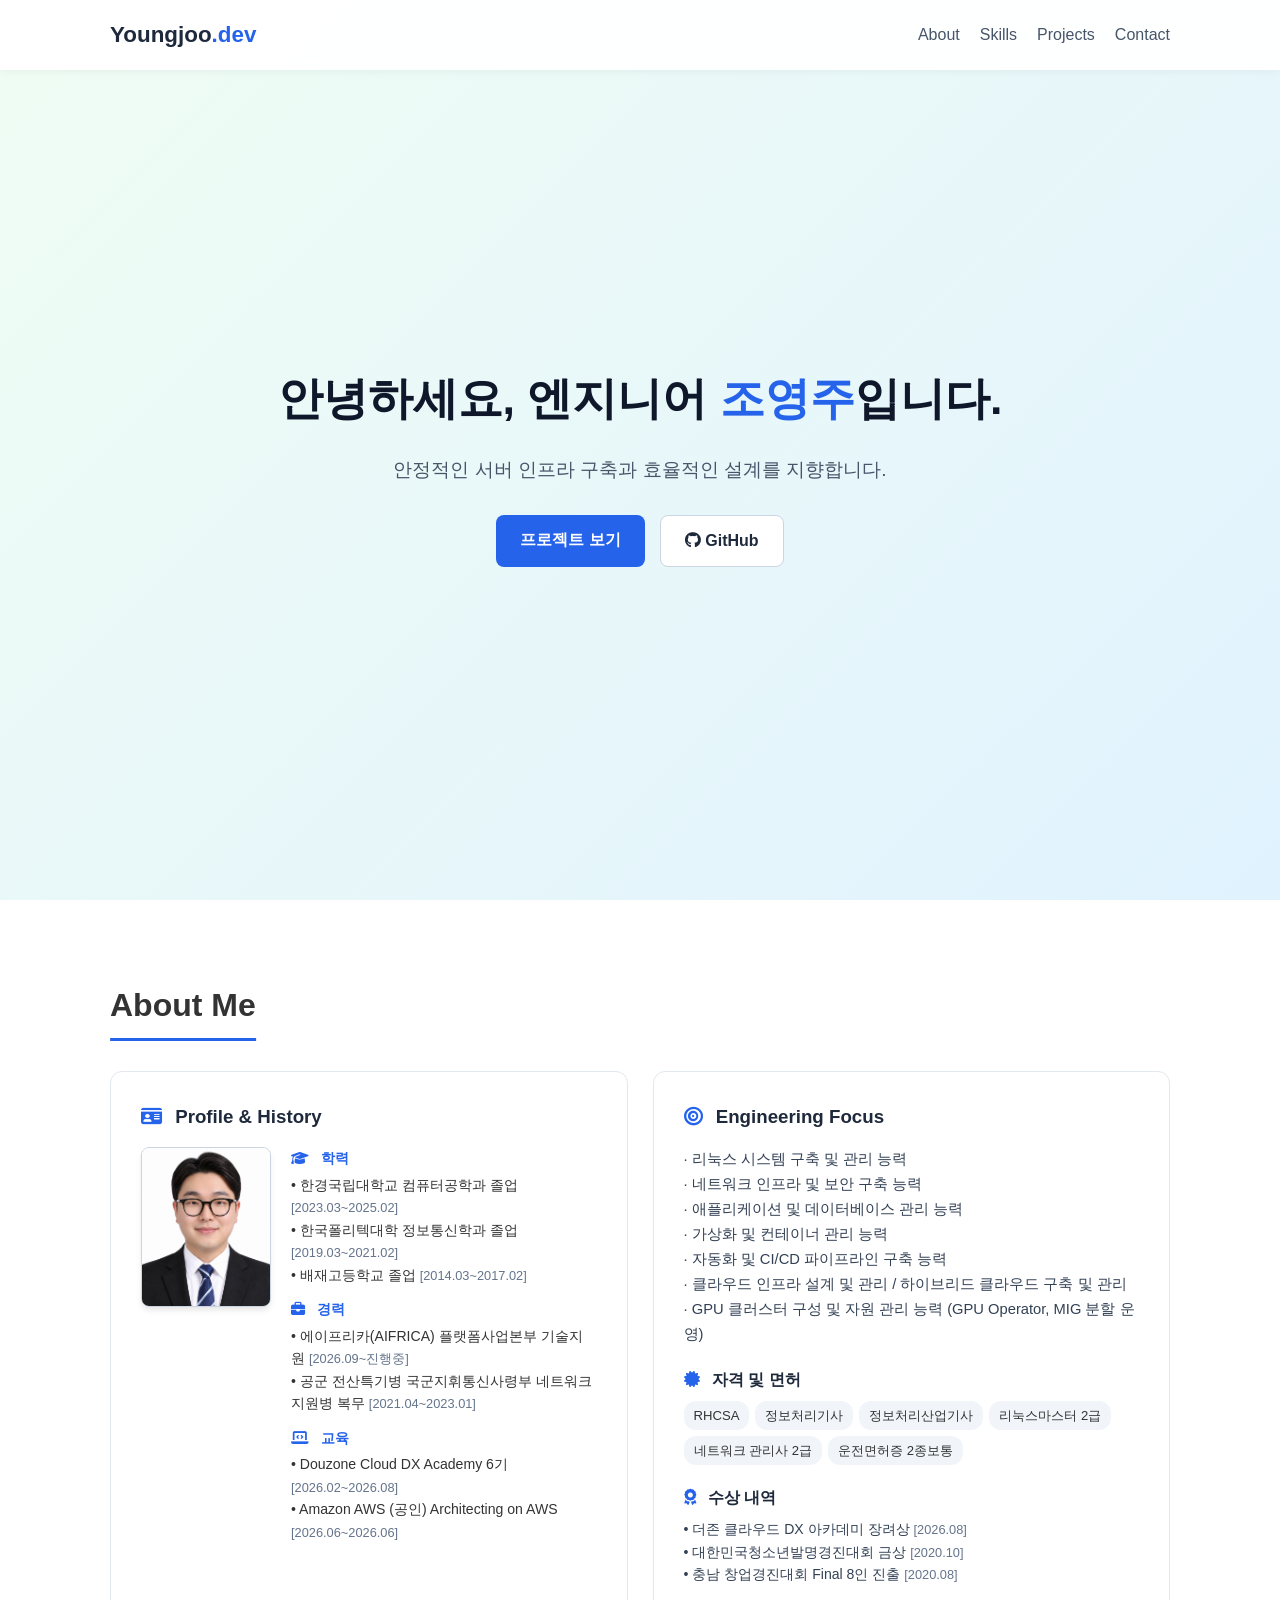
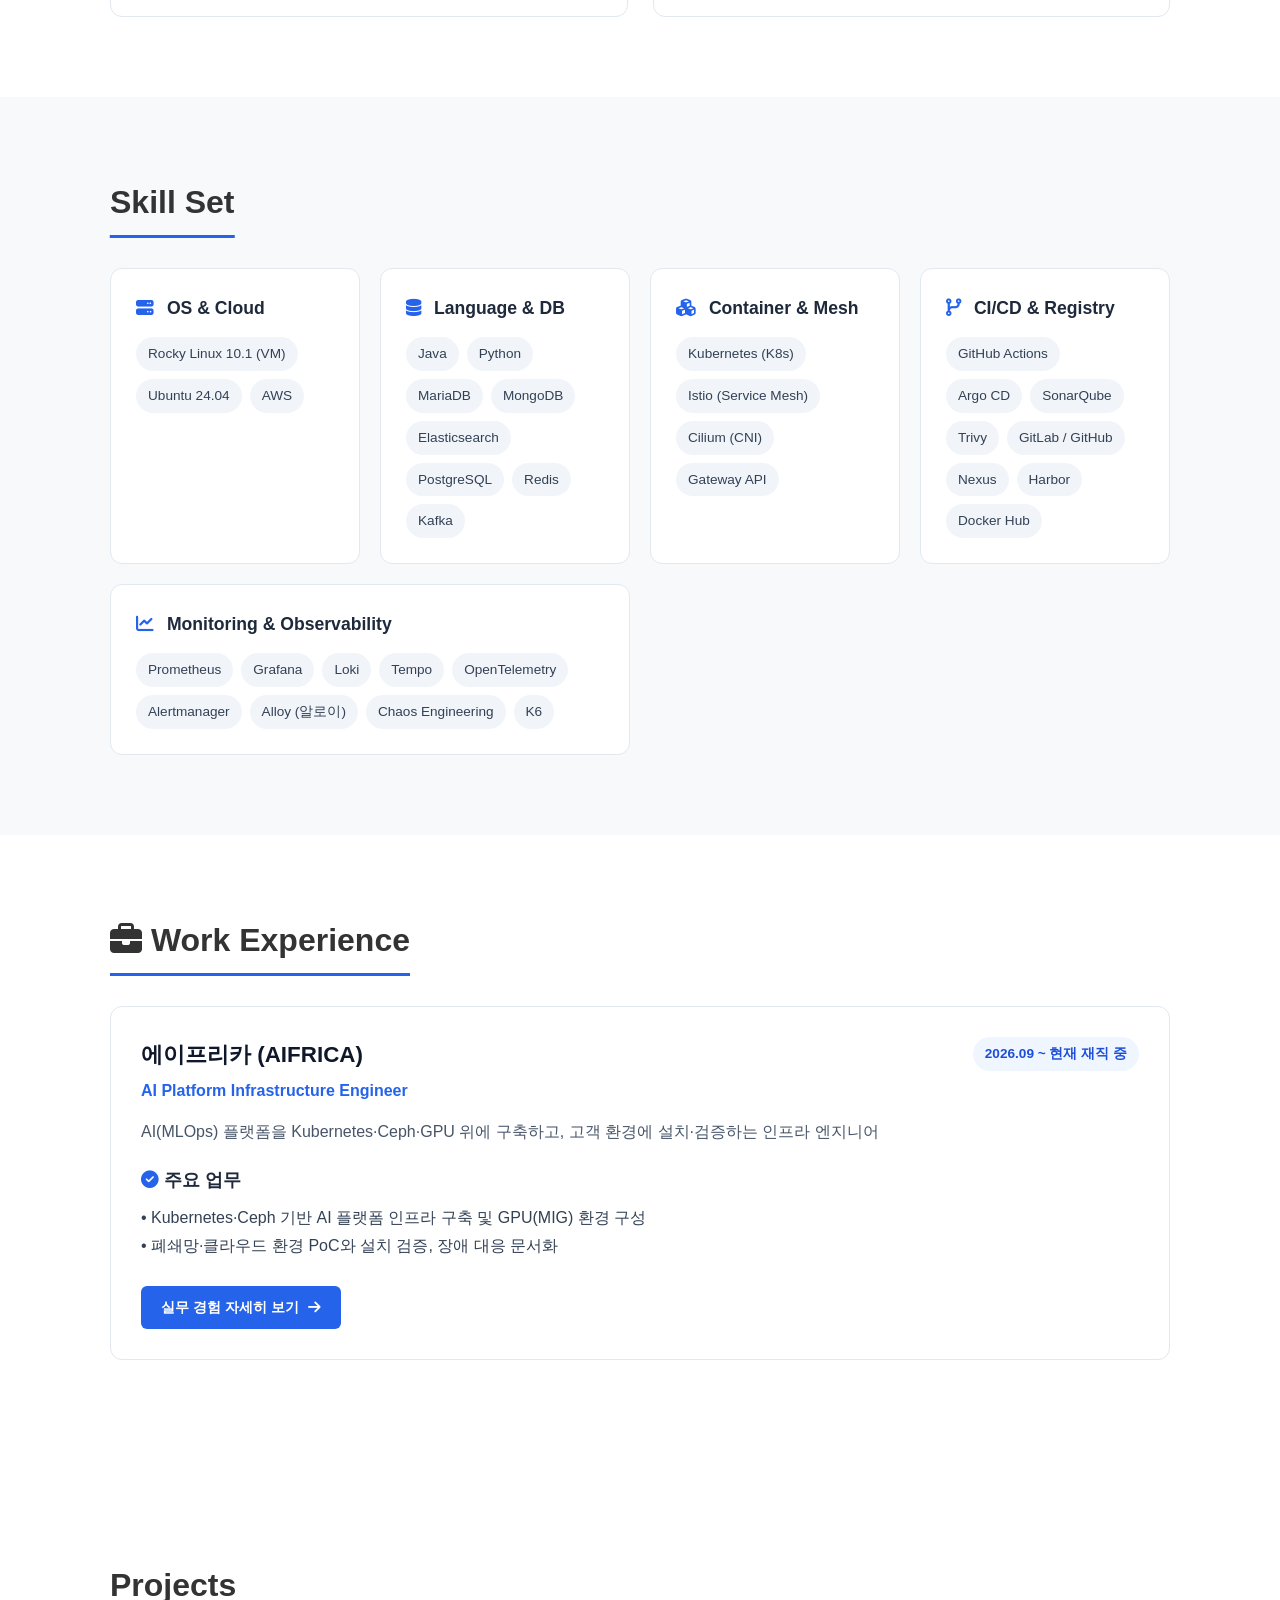
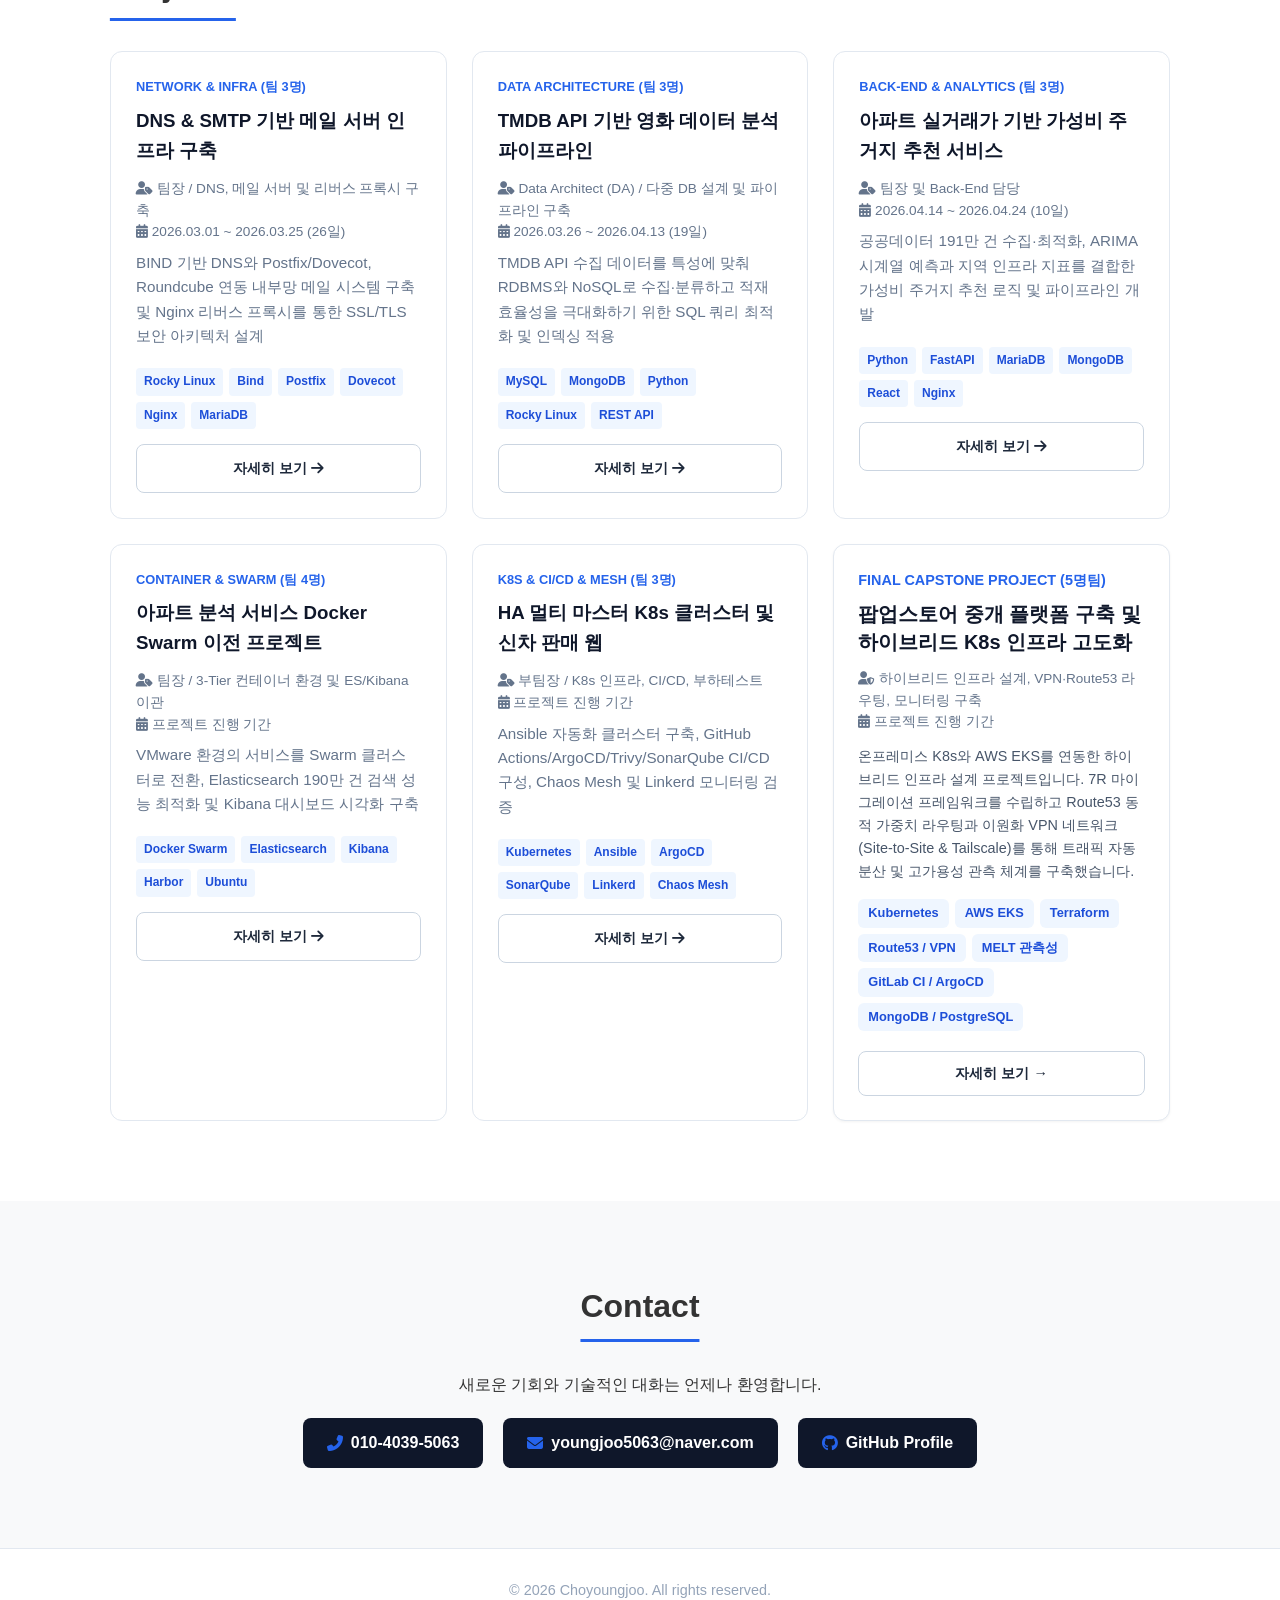
<file: index.html>
<!DOCTYPE html>
<html lang="ko">
<head>
  <meta charset="UTF-8" />
  <meta name="viewport" content="width=device-width, initial-scale=1.0" />
  <title>조영주 Infrastructure Portfolio</title>
  <link rel="stylesheet" href="style.css" />
  <!-- FontAwesome 아이콘 CDN -->
  <link rel="stylesheet" href="https://cdnjs.cloudflare.com/ajax/libs/font-awesome/6.4.0/css/all.min.css" />
</head>
<body>

  <!-- 헤더 & 네비게이션 -->
  <header class="header">
    <div class="container nav-container">
      <a href="#" class="logo">Youngjoo<span>.dev</span></a>
      <nav class="nav">
        <ul>
          <li><a href="#about">About</a></li>
          <li><a href="#skills">Skills</a></li>
          <li><a href="#projects">Projects</a></li>
          <li><a href="#contact">Contact</a></li>
        </ul>
      </nav>
    </div>
  </header>

  <!-- 히어로 섹션 -->
  <section class="hero">
    <div class="container hero-content">
      <h1 class="hero-title">안녕하세요, 엔지니어 <span>조영주</span>입니다.</h1>
      <p class="hero-subtitle">
        안정적인 서버 인프라 구축과 효율적인 설계를 지향합니다.
      </p>
      <div class="hero-buttons">
        <a href="#projects" class="btn primary-btn">프로젝트 보기</a>
        <a href="https://github.com/Choyoungjoo123" target="_blank" class="btn secondary-btn">
          <i class="fab fa-github"></i> GitHub
        </a>
      </div>
    </div>
  </section>

  <!-- About Me (이력 및 소개) -->
  <section id="about" class="section">
    <div class="container">
      <h2 class="section-title">About Me</h2>
      <div class="about-grid">
        
        <!-- 프로필 및 이력 -->
        <div class="about-card">
          <h3><i class="fas fa-id-card"></i> Profile & History</h3>
          <div class="profile-content-wrapper" style="display: flex; gap: 20px; align-items: flex-start;">
            <!-- 프로필 증명사진 -->
            <img src="images/2026_기업용_조영주.jpg" alt="조영주 프로필 사진" class="profile-img" style="width: 130px; height: 160px; object-fit: cover; border-radius: 8px; border: 1px solid #cbd5e1; flex-shrink: 0;">
            
            <div class="history-details" style="display: flex; flex-direction: column; gap: 12px; font-size: 0.88rem; width: 100%;">
              
              <!-- 학력 -->
              <div>
                <strong style="color: #2563eb; display: block; margin-bottom: 4px;"><i class="fas fa-graduation-cap"></i> 학력</strong>
                <ul style="list-style: none; padding-left: 0; margin: 0; line-height: 1.6;">
                  <li>• 한경국립대학교 컴퓨터공학과 졸업 <span style="color: #64748b; font-size: 0.8rem;">[2023.03~2025.02]</span></li>
                  <li>• 한국폴리텍대학 정보통신학과 졸업 <span style="color: #64748b; font-size: 0.8rem;">[2019.03~2021.02]</span></li>
                  <li>• 배재고등학교 졸업 <span style="color: #64748b; font-size: 0.8rem;">[2014.03~2017.02]</span></li>
                </ul>
              </div>

              <!-- 경력 -->
              <div>
                <strong style="color: #2563eb; display: block; margin-bottom: 4px;"><i class="fas fa-briefcase"></i> 경력</strong>
                <ul style="list-style: none; padding-left: 0; margin: 0; line-height: 1.6;">
                  <li>• 에이프리카(AIFRICA) 플랫폼사업본부 기술지원 <span style="color: #64748b; font-size: 0.8rem;">[2026.09~진행중]</span></li>
                  <li>• 공군 전산특기병 국군지휘통신사령부 네트워크지원병 복무 <span style="color: #64748b; font-size: 0.8rem;">[2021.04~2023.01]</span></li>
                </ul>
              </div>

              <!-- 교육 -->
              <div>
                <strong style="color: #2563eb; display: block; margin-bottom: 4px;"><i class="fas fa-laptop-code"></i> 교육</strong>
                <ul style="list-style: none; padding-left: 0; margin: 0; line-height: 1.6;">
                  <li>• Douzone Cloud DX Academy 6기 <span style="color: #64748b; font-size: 0.8rem;">[2026.02~2026.08]</span></li>
                  <li>• Amazon AWS (공인) Architecting on AWS <span style="color: #64748b; font-size: 0.8rem;">[2026.06~2026.06]</span></li>
                </ul>
              </div>

            </div>
          </div>
        </div>

        <!-- 엔지니어링 포커스 / 자격증 / 수상내역 -->
        <div class="about-card" style="display: flex; flex-direction: column; gap: 20px;">
          
          <!-- Engineering Focus -->
          <div>
            <h3><i class="fas fa-bullseye"></i> Engineering Focus</h3>
            <p style="line-height: 1.7; color: #334155; font-size: 0.92rem;">
              · 리눅스 시스템 구축 및 관리 능력<br>
              · 네트워크 인프라 및 보안 구축 능력<br>
              · 애플리케이션 및 데이터베이스 관리 능력<br>
              · 가상화 및 컨테이너 관리 능력<br>
              · 자동화 및 CI/CD 파이프라인 구축 능력<br>
              · 클라우드 인프라 설계 및 관리 / 하이브리드 클라우드 구축 및 관리<br>
              · GPU 클러스터 구성 및 자원 관리 능력 (GPU Operator, MIG 분할 운영)
            </p>
          </div>

          <!-- 자격 및 면허 -->
          <div>
            <h4 style="font-size: 1rem; color: #1e293b; margin-bottom: 8px;"><i class="fas fa-certificate"></i> 자격 및 면허</h4>
            <div style="display: flex; flex-wrap: wrap; gap: 6px;">
              <span class="skill-tag" style="background: #f1f5f9; padding: 4px 10px; border-radius: 12px; font-size: 0.82rem; font-weight: 500;">RHCSA</span>
              <span class="skill-tag" style="background: #f1f5f9; padding: 4px 10px; border-radius: 12px; font-size: 0.82rem; font-weight: 500;">정보처리기사</span>
              <span class="skill-tag" style="background: #f1f5f9; padding: 4px 10px; border-radius: 12px; font-size: 0.82rem; font-weight: 500;">정보처리산업기사</span>
              <span class="skill-tag" style="background: #f1f5f9; padding: 4px 10px; border-radius: 12px; font-size: 0.82rem; font-weight: 500;">리눅스마스터 2급</span>
              <span class="skill-tag" style="background: #f1f5f9; padding: 4px 10px; border-radius: 12px; font-size: 0.82rem; font-weight: 500;">네트워크 관리사 2급</span>
              <span class="skill-tag" style="background: #f1f5f9; padding: 4px 10px; border-radius: 12px; font-size: 0.82rem; font-weight: 500;">운전면허증 2종보통</span>
            </div>
          </div>

          <!-- 수상 내역 -->
          <div>
            <h4 style="font-size: 1rem; color: #1e293b; margin-bottom: 8px;"><i class="fas fa-award"></i> 수상 내역</h4>
            <ul style="list-style: none; padding-left: 0; margin: 0; font-size: 0.88rem; line-height: 1.6; color: #334155;">
              <li>• 더존 클라우드 DX 아카데미 장려상 <span style="color: #64748b; font-size: 0.8rem;">[2026.08]</span></li>
              <li>• 대한민국청소년발명경진대회 금상 <span style="color: #64748b; font-size: 0.8rem;">[2020.10]</span></li>
              <li>• 충남 창업경진대회 Final 8인 진출 <span style="color: #64748b; font-size: 0.8rem;">[2020.08]</span></li>
            </ul>
          </div>

        </div>

      </div>
    </div>
  </section>

  <!-- Skills (스킬셋 - 요청하신 태그 스타일 적용) -->
  <section id="skills" class="section bg-light">
    <div class="container">
      <h2 class="section-title">Skill Set</h2>
      <div class="skills-grid">
        
        <!-- OS & Infrastructure -->
        <div class="skill-category">
          <h3><i class="fas fa-server"></i> OS & Cloud</h3>
          <ul class="skill-tags">
            <li>Rocky Linux 10.1 (VM)</li>
            <li>Ubuntu 24.04</li>
            <li>AWS</li>
          </ul>
        </div>

        <!-- Programming & Database -->
        <div class="skill-category">
          <h3><i class="fas fa-database"></i> Language & DB</h3>
          <ul class="skill-tags">
            <li>Java</li>
            <li>Python</li>
            <li>MariaDB</li>
            <li>MongoDB</li>
            <li>Elasticsearch</li>
            <li>PostgreSQL</li>
            <li>Redis</li>
            <li>Kafka</li>
          </ul>
        </div>

        <!-- Orchestration & Container -->
        <div class="skill-category">
          <h3><i class="fas fa-cubes"></i> Container & Mesh</h3>
          <ul class="skill-tags">
            <li>Kubernetes (K8s)</li>
            <li>Istio (Service Mesh)</li>
            <li>Cilium (CNI)</li>
            <li>Gateway API</li>
          </ul>
        </div>

        <!-- CI/CD & Repository -->
        <div class="skill-category">
          <h3><i class="fas fa-code-branch"></i> CI/CD & Registry</h3>
          <ul class="skill-tags">
            <li>GitHub Actions</li>
            <li>Argo CD</li>
            <li>SonarQube</li>
            <li>Trivy</li>
            <li>GitLab / GitHub</li>
            <li>Nexus</li>
            <li>Harbor</li>
            <li>Docker Hub</li>
          </ul>
        </div>

        <!-- Monitoring & Test -->
        <div class="skill-category" style="grid-column: span 2;">
          <h3><i class="fas fa-chart-line"></i> Monitoring & Observability</h3>
          <ul class="skill-tags">
            <li>Prometheus</li>
            <li>Grafana</li>
            <li>Loki</li>
            <li>Tempo</li>
            <li>OpenTelemetry</li>
            <li>Alertmanager</li>
            <li>Alloy (알로이)</li>
            <li>Chaos Engineering</li>
            <li>K6</li>
          </ul>
        </div>

      </div>
    </div>
  </section>

<!-- Work Experience 섹션 -->
<section id="experience" class="section">
  <div class="container">
    <h2 class="section-title"><i class="fas fa-briefcase"></i> Work Experience</h2>
    
    <!-- index.html 내 Work Experience 영역 카드 내부 -->
<div class="experience-card" style="background: #fff; border: 1px solid #e2e8f0; border-radius: 12px; padding: 30px; margin-bottom: 40px;">
  <div style="display: flex; justify-content: space-between; align-items: flex-start; flex-wrap: wrap;">
    <div>
      <h3 style="font-size: 1.4rem; color: #0f172a; margin-bottom: 5px;">에이프리카 (AIFRICA)</h3>
      <p style="color: #2563eb; font-weight: 600; margin-bottom: 15px;">AI Platform Infrastructure Engineer</p>
    </div>
    <span style="background: #eff6ff; color: #1d4ed8; padding: 6px 12px; border-radius: 20px; font-size: 0.85rem; font-weight: 600;">
      2026.09 ~ 현재 재직 중
    </span>
  </div>

  <p style="color: #475569; line-height: 1.7; margin-bottom: 20px;">
    AI(MLOps) 플랫폼을 Kubernetes·Ceph·GPU 위에 구축하고, 고객 환경에 설치·검증하는 인프라 엔지니어
  </p>

  <h4 style="font-size: 1.1rem; color: #1e293b; margin-bottom: 10px;"><i class="fas fa-check-circle" style="color: #2563eb;"></i> 주요 업무</h4>
  <ul style="list-style: none; padding-left: 0; line-height: 1.8; color: #334155; margin-bottom: 25px;">
    <li>• Kubernetes·Ceph 기반 AI 플랫폼 인프라 구축 및 GPU(MIG) 환경 구성</li>
    <li>• 폐쇄망·클라우드 환경 PoC와 설치 검증, 장애 대응 문서화</li>
  </ul>

  <!-- 자세히 보기 버튼 -->
  <a href="experience/aifrica.html" style="display: inline-block; background: #2563eb; color: #fff; padding: 10px 20px; border-radius: 6px; font-size: 0.9rem; font-weight: 600; text-decoration: none;">
    실무 경험 자세히 보기 <i class="fas fa-arrow-right" style="margin-left: 5px;"></i>
  </a>
</div>
  </div>
</section>

<!-- Projects (프로젝트 목록) -->
  <section id="projects" class="section">
    <div class="container">
      <h2 class="section-title">Projects</h2>
      <div class="projects-grid">

        <!-- 프로젝트 1 -->
        <div class="project-card">
          <div class="project-info">
            <span class="project-tag">Network & Infra (팀 3명)</span>
            <h3>DNS & SMTP 기반 메일 서버 인프라 구축</h3>
            <p style="font-size: 0.85rem; color: #64748b; margin-bottom: 8px;">
              <i class="fas fa-user-tag"></i> 팀장 / DNS, 메일 서버 및 리버스 프록시 구축<br>
              <i class="fas fa-calendar-alt"></i> 2026.03.01 ~ 2026.03.25 (26일)
            </p>
            <p>
              BIND 기반 DNS와 Postfix/Dovecot, Roundcube 연동 내부망 메일 시스템 구축 및 Nginx 리버스 프록시를 통한 SSL/TLS 보안 아키텍처 설계
            </p>
            <div class="tech-stack" style="margin-bottom: 15px;">
              <span>Rocky Linux</span>
              <span>Bind</span>
              <span>Postfix</span>
              <span>Dovecot</span>
              <span>Nginx</span>
              <span>MariaDB</span>
            </div>
            <a href="projects/project1.html" class="btn secondary-btn" style="width: 100%; text-align: center; display: block; font-size: 0.9rem;">
              자세히 보기 <i class="fas fa-arrow-right"></i>
            </a>
          </div>
        </div>

        <!-- 프로젝트 2 -->
        <div class="project-card">
          <div class="project-info">
            <span class="project-tag">Data Architecture (팀 3명)</span>
            <h3>TMDB API 기반 영화 데이터 분석 파이프라인</h3>
            <p style="font-size: 0.85rem; color: #64748b; margin-bottom: 8px;">
              <i class="fas fa-user-tag"></i> Data Architect (DA) / 다중 DB 설계 및 파이프라인 구축<br>
              <i class="fas fa-calendar-alt"></i> 2026.03.26 ~ 2026.04.13 (19일)
            </p>
            <p>
              TMDB API 수집 데이터를 특성에 맞춰 RDBMS와 NoSQL로 수집·분류하고 적재 효율성을 극대화하기 위한 SQL 쿼리 최적화 및 인덱싱 적용
            </p>
            <div class="tech-stack" style="margin-bottom: 15px;">
              <span>MySQL</span>
              <span>MongoDB</span>
              <span>Python</span>
              <span>Rocky Linux</span>
              <span>REST API</span>
            </div>
            <a href="projects/project2.html" class="btn secondary-btn" style="width: 100%; text-align: center; display: block; font-size: 0.9rem;">
              자세히 보기 <i class="fas fa-arrow-right"></i>
            </a>
          </div>
        </div>

        <!-- 프로젝트 3 -->
        <div class="project-card">
          <div class="project-info">
            <span class="project-tag">Back-End & Analytics (팀 3명)</span>
            <h3>아파트 실거래가 기반 가성비 주거지 추천 서비스</h3>
            <p style="font-size: 0.85rem; color: #64748b; margin-bottom: 8px;">
              <i class="fas fa-user-tag"></i> 팀장 및 Back-End 담당<br>
              <i class="fas fa-calendar-alt"></i> 2026.04.14 ~ 2026.04.24 (10일)
            </p>
            <p>
              공공데이터 191만 건 수집·최적화, ARIMA 시계열 예측과 지역 인프라 지표를 결합한 가성비 주거지 추천 로직 및 파이프라인 개발
            </p>
            <div class="tech-stack" style="margin-bottom: 15px;">
              <span>Python</span>
              <span>FastAPI</span>
              <span>MariaDB</span>
              <span>MongoDB</span>
              <span>React</span>
              <span>Nginx</span>
            </div>
            <a href="projects/project3.html" class="btn secondary-btn" style="width: 100%; text-align: center; display: block; font-size: 0.9rem;">
              자세히 보기 <i class="fas fa-arrow-right"></i>
            </a>
          </div>
        </div>

        <!-- 프로젝트 4 -->
        <div class="project-card">
          <div class="project-info">
            <span class="project-tag">Container & Swarm (팀 4명)</span>
            <h3>아파트 분석 서비스 Docker Swarm 이전 프로젝트</h3>
            <p style="font-size: 0.85rem; color: #64748b; margin-bottom: 8px;">
              <i class="fas fa-user-tag"></i> 팀장 / 3-Tier 컨테이너 환경 및 ES/Kibana 이관<br>
              <i class="fas fa-calendar-alt"></i> 프로젝트 진행 기간
            </p>
            <p>
              VMware 환경의 서비스를 Swarm 클러스터로 전환, Elasticsearch 190만 건 검색 성능 최적화 및 Kibana 대시보드 시각화 구축
            </p>
            <div class="tech-stack" style="margin-bottom: 15px;">
              <span>Docker Swarm</span>
              <span>Elasticsearch</span>
              <span>Kibana</span>
              <span>Harbor</span>
              <span>Ubuntu</span>
            </div>
            <a href="projects/project4.html" class="btn secondary-btn" style="width: 100%; text-align: center; display: block; font-size: 0.9rem;">
              자세히 보기 <i class="fas fa-arrow-right"></i>
            </a>
          </div>
        </div>

        <!-- 프로젝트 5 -->
        <div class="project-card">
          <div class="project-info">
            <span class="project-tag">K8s & CI/CD & Mesh (팀 3명)</span>
            <h3>HA 멀티 마스터 K8s 클러스터 및 신차 판매 웹</h3>
            <p style="font-size: 0.85rem; color: #64748b; margin-bottom: 8px;">
              <i class="fas fa-user-tag"></i> 부팀장 / K8s 인프라, CI/CD, 부하테스트<br>
              <i class="fas fa-calendar-alt"></i> 프로젝트 진행 기간
            </p>
            <p>
              Ansible 자동화 클러스터 구축, GitHub Actions/ArgoCD/Trivy/SonarQube CI/CD 구성, Chaos Mesh 및 Linkerd 모니터링 검증
            </p>
            <div class="tech-stack" style="margin-bottom: 15px;">
              <span>Kubernetes</span>
              <span>Ansible</span>
              <span>ArgoCD</span>
              <span>SonarQube</span>
              <span>Linkerd</span>
              <span>Chaos Mesh</span>
            </div>
            <a href="projects/project5.html" class="btn secondary-btn" style="width: 100%; text-align: center; display: block; font-size: 0.9rem;">
              자세히 보기 <i class="fas fa-arrow-right"></i>
            </a>
          </div>
        </div>
<!-- Final Capstone Project 카드 -->
<div class="project-card" style="background: #ffffff; border: 1px solid #e2e8f0; border-radius: 12px; padding: 24px; box-shadow: 0 1px 3px rgba(0,0,0,0.05);">
  <!-- 카테고리 / 팀 정보 -->
  <div style="color: #2563eb; font-weight: 700; font-size: 0.9rem; margin-bottom: 8px;">
    FINAL CAPSTONE PROJECT (5명팀)
  </div>

  <!-- 프로젝트 제목 -->
  <h3 style="font-size: 1.25rem; font-weight: 700; color: #0f172a; line-height: 1.4; margin-bottom: 12px;">
    팝업스토어 중개 플랫폼 구축 및 하이브리드 K8s 인프라 고도화
  </h3>

  <!-- 메타 정보 (역할 / 기간) -->
  <div style="color: #64748b; font-size: 0.85rem; line-height: 1.6; margin-bottom: 12px;">
    <div><i class="fas fa-user-shield"></i> 하이브리드 인프라 설계, VPN·Route53 라우팅, 모니터링 구축</div>
    <div><i class="fas fa-calendar-alt"></i> 프로젝트 진행 기간</div>
  </div>

  <!-- 요약 설명 -->
  <p style="color: #475569; font-size: 0.9rem; line-height: 1.6; margin-bottom: 16px;">
    온프레미스 K8s와 AWS EKS를 연동한 하이브리드 인프라 설계 프로젝트입니다. 7R 마이그레이션 프레임워크를 수립하고 Route53 동적 가중치 라우팅과 이원화 VPN 네트워크(Site-to-Site & Tailscale)를 통해 트래픽 자동 분산 및 고가용성 관측 체계를 구축했습니다.
  </p>

<!-- 기술 스택 뱃지 -->
<div style="display: flex; flex-wrap: wrap; gap: 6px; margin-bottom: 20px;">
  <span style="background: #eff6ff; color: #1d4ed8; padding: 4px 10px; border-radius: 6px; font-size: 0.8rem; font-weight: 600;">Kubernetes</span>
  <span style="background: #eff6ff; color: #1d4ed8; padding: 4px 10px; border-radius: 6px; font-size: 0.8rem; font-weight: 600;">AWS EKS</span>
  <span style="background: #eff6ff; color: #1d4ed8; padding: 4px 10px; border-radius: 6px; font-size: 0.8rem; font-weight: 600;">Terraform</span>
  <span style="background: #eff6ff; color: #1d4ed8; padding: 4px 10px; border-radius: 6px; font-size: 0.8rem; font-weight: 600;">Route53 / VPN</span>
  <span style="background: #eff6ff; color: #1d4ed8; padding: 4px 10px; border-radius: 6px; font-size: 0.8rem; font-weight: 600;">MELT 관측성</span>
  <span style="background: #eff6ff; color: #1d4ed8; padding: 4px 10px; border-radius: 6px; font-size: 0.8rem; font-weight: 600;">GitLab CI / ArgoCD</span>
  <span style="background: #eff6ff; color: #1d4ed8; padding: 4px 10px; border-radius: 6px; font-size: 0.8rem; font-weight: 600;">MongoDB / PostgreSQL</span>
</div>

  <!-- 자세히 보기 버튼 (왼쪽 카드 규격 통일) -->
  <a href="projects/final_project.html" style="display: block; width: 100%; text-align: center; border: 1px solid #cbd5e1; background: #ffffff; color: #1e293b; padding: 10px 0; border-radius: 8px; font-size: 0.9rem; font-weight: 600; text-decoration: none; transition: all 0.2s ease;">
    자세히 보기 &rarr;
  </a>
</div>
      </div>
    </div>
  </section>

  <!-- Contact (연락처) -->
  <section id="contact" class="section bg-light">
    <div class="container text-center">
      <h2 class="section-title">Contact</h2>
      <p>새로운 기회와 기술적인 대화는 언제나 환영합니다.</p>
      <div class="contact-links" style="display: flex; justify-content: center; gap: 20px; flex-wrap: wrap; margin-top: 20px;">
        <a href="tel:01040395063" class="contact-item" style="display: flex; align-items: center; gap: 8px; text-decoration: none; color: #ffffff; font-weight: 600;">
          <i class="fas fa-phone-alt" style="color: #2563eb;"></i> 010-4039-5063
        </a>
        <a href="mailto:youngjoo5063@naver.com" class="contact-item" style="display: flex; align-items: center; gap: 8px; text-decoration: none; color: #ffffff; font-weight: 600;">
          <i class="fas fa-envelope" style="color: #2563eb;"></i> youngjoo5063@naver.com
        </a>
        <a href="https://github.com/Choyoungjoo123" target="_blank" class="contact-item" style="display: flex; align-items: center; gap: 8px; text-decoration: none; color: #ffffff; font-weight: 600;">
          <i class="fab fa-github" style="color: #2563eb;"></i> GitHub Profile
        </a>
      </div>
    </div>
  </section>

  <!-- 푸터 -->
  <footer class="footer">
    <div class="container text-center">
      <p>&copy; 2026 Choyoungjoo. All rights reserved.</p>
    </div>
  </footer>

  <script src="main.js"></script>
</body>
</html>
</file>
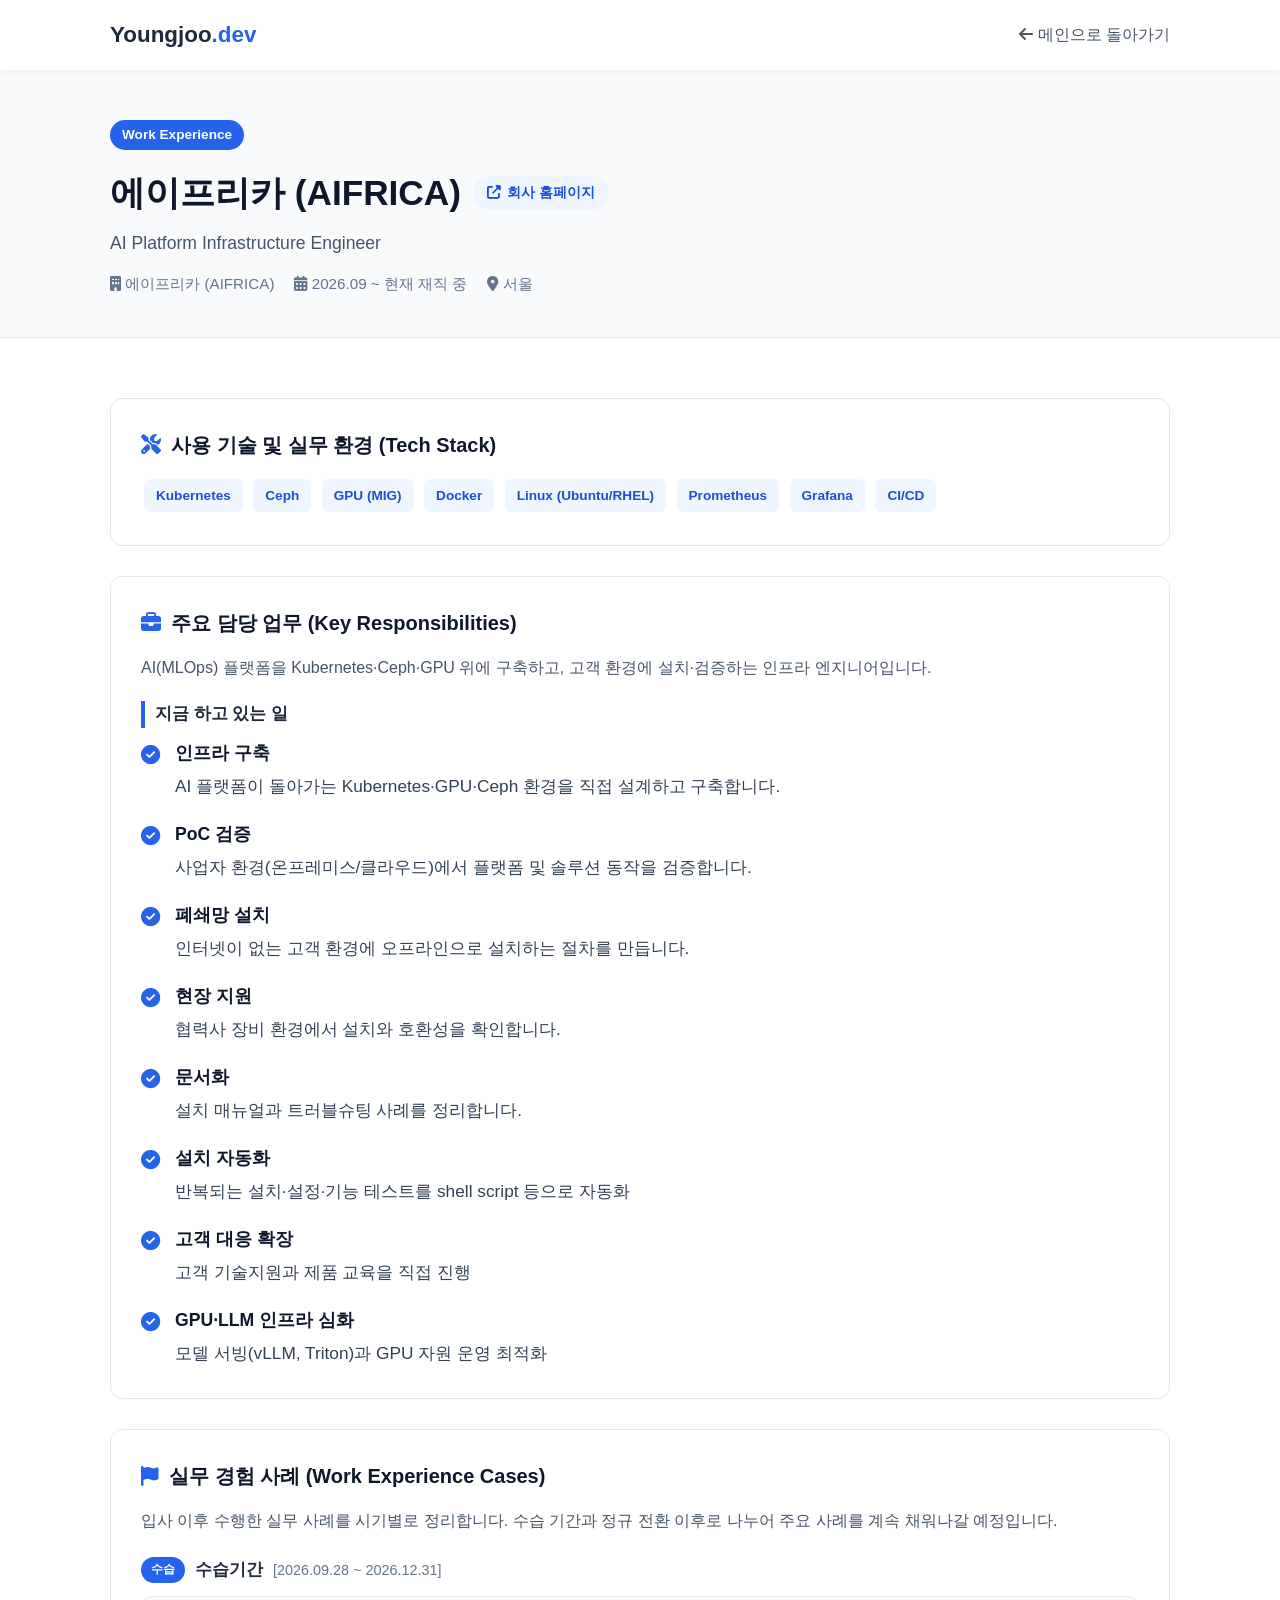
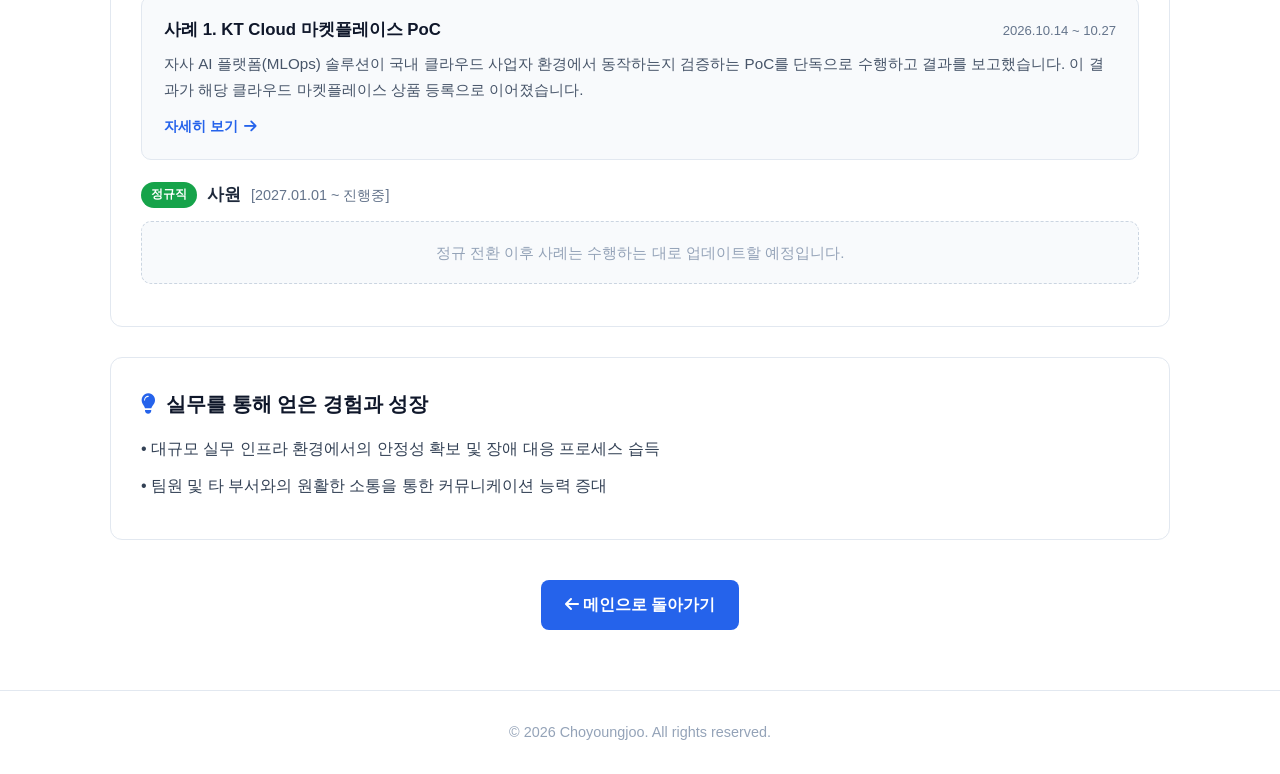
<file: experience/aifrica.html>
<!DOCTYPE html>
<html lang="ko">
<head>
  <meta charset="UTF-8" />
  <meta name="viewport" content="width=device-width, initial-scale=1.0" />
  <title>에이프리카 (AIFRICA) - 실무 경험 상세</title>
  <link rel="stylesheet" href="../style.css" />
  <link rel="stylesheet" href="https://cdnjs.cloudflare.com/ajax/libs/font-awesome/6.4.0/css/all.min.css" />
  <style>
    .detail-header {
      padding: 120px 0 40px;
      background: #f8fafc;
      border-bottom: 1px solid #e2e8f0;
    }
    .company-badge {
      display: inline-block;
      background-color: #2563eb;
      color: #ffffff;
      padding: 4px 12px;
      border-radius: 20px;
      font-size: 0.85rem;
      font-weight: 600;
      margin-bottom: 10px;
    }
    .meta-info {
      display: flex;
      gap: 20px;
      flex-wrap: wrap;
      color: #64748b;
      margin-top: 15px;
      font-size: 0.95rem;
    }
    .detail-body {
      padding: 60px 0;
    }
    .content-block {
      background: #fff;
      border: 1px solid #e2e8f0;
      border-radius: 12px;
      padding: 30px;
      margin-bottom: 30px;
    }
    .content-block h3 {
      font-size: 1.25rem;
      color: #0f172a;
      margin-bottom: 15px;
      display: flex;
      align-items: center;
      gap: 10px;
    }
    .content-block h3 i {
      color: #2563eb;
    }
    .tech-badge {
      display: inline-block;
      background-color: #eff6ff;
      color: #1d4ed8;
      padding: 6px 12px;
      border-radius: 6px;
      font-size: 0.85rem;
      font-weight: 600;
      margin: 3px;
    }
    .sub-title {
      font-size: 1.05rem;
      font-weight: 700;
      color: #1e293b;
      margin-top: 20px;
      margin-bottom: 10px;
      border-left: 4px solid #2563eb;
      padding-left: 10px;
    }
    .now-doing-list {
      list-style: none;
      padding: 0;
      margin: 0;
      display: flex;
      flex-direction: column;
      gap: 18px;
    }
    .now-doing-list li {
      position: relative;
      padding-left: 34px;
      font-size: 1.08rem;
      line-height: 1.75;
      color: #334155;
    }
    .now-doing-list li::before {
      content: '\f058';
      font-family: 'Font Awesome 6 Free';
      font-weight: 900;
      color: #2563eb;
      position: absolute;
      left: 0;
      top: 1px;
      font-size: 1.2rem;
    }
    .now-doing-list li strong {
      display: block;
      color: #0f172a;
      font-weight: 700;
      font-size: 1.1rem;
      margin-bottom: 2px;
    }
    .period-block {
      margin-top: 22px;
    }
    .period-title {
      display: flex;
      align-items: center;
      gap: 10px;
      font-weight: 700;
      color: #1e293b;
      font-size: 1.05rem;
      margin-bottom: 12px;
      flex-wrap: wrap;
    }
    .period-badge {
      background: #2563eb;
      color: #fff;
      font-size: 0.78rem;
      font-weight: 700;
      padding: 3px 10px;
      border-radius: 20px;
    }
    .period-badge.regular {
      background: #16a34a;
    }
    .period-date {
      color: #64748b;
      font-weight: 500;
      font-size: 0.9rem;
    }
    .case-card {
      background: #f8fafc;
      border: 1px solid #e2e8f0;
      border-radius: 10px;
      padding: 20px 22px;
      margin-bottom: 12px;
    }
    .case-card-header {
      display: flex;
      justify-content: space-between;
      align-items: baseline;
      flex-wrap: wrap;
      gap: 8px;
      margin-bottom: 8px;
    }
    .case-card-header h4 {
      font-size: 1.05rem;
      color: #0f172a;
    }
    .case-date {
      font-size: 0.82rem;
      color: #64748b;
      white-space: nowrap;
    }
    .case-card p {
      color: #475569;
      line-height: 1.7;
      font-size: 0.95rem;
      margin-bottom: 10px;
    }
    .case-link {
      display: inline-flex;
      align-items: center;
      gap: 6px;
      color: #2563eb;
      font-weight: 600;
      font-size: 0.9rem;
      text-decoration: none;
    }
    .case-link:hover {
      text-decoration: underline;
    }
    .case-card-empty {
      background: #f8fafc;
      border: 1px dashed #cbd5e1;
      text-align: center;
      padding: 18px;
    }
    .case-card-empty p {
      margin: 0;
      color: #94a3b8;
    }
  </style>
</head>
<body>

  <!-- 헤더 -->
  <header class="header">
    <div class="container nav-container">
      <a href="../index.html" class="logo">Youngjoo<span>.dev</span></a>
      <nav class="nav">
        <ul>
          <li><a href="../index.html#experience"><i class="fas fa-arrow-left"></i> 메인으로 돌아가기</a></li>
        </ul>
      </nav>
    </div>
  </header>

  <!-- 상세 타이틀 섹션 -->
  <section class="detail-header">
    <div class="container">
      <span class="company-badge">Work Experience</span>
      <div style="display: flex; align-items: center; gap: 12px; flex-wrap: wrap; margin-top: 5px;">
        <h1 style="font-size: 2.2rem; color: #0f172a;">에이프리카 (AIFRICA)</h1>
        <a href="https://aifrica.co.kr/" target="_blank" rel="noopener noreferrer" style="display: inline-flex; align-items: center; gap: 6px; background: #eff6ff; color: #1d4ed8; padding: 6px 14px; border-radius: 20px; font-size: 0.85rem; font-weight: 600; text-decoration: none;">
          <i class="fas fa-external-link-alt"></i> 회사 홈페이지
        </a>
      </div>
      <p style="color: #475569; font-size: 1.1rem; margin-top: 8px;">AI Platform Infrastructure Engineer</p>
      <div class="meta-info">
        <span><i class="fas fa-building"></i> 에이프리카 (AIFRICA)</span>
        <span><i class="fas fa-calendar-alt"></i> 2026.09 ~ 현재 재직 중</span>
        <span><i class="fas fa-map-marker-alt"></i> 서울</span>
      </div>
    </div>
  </section>

  <!-- 본문 내용 -->
  <section class="detail-body">
    <div class="container">

      <!-- 기술 스택 -->
      <div class="content-block">
        <h3><i class="fas fa-tools"></i> 사용 기술 및 실무 환경 (Tech Stack)</h3>
        <div>
          <span class="tech-badge">Kubernetes</span>
          <span class="tech-badge">Ceph</span>
          <span class="tech-badge">GPU (MIG)</span>
          <span class="tech-badge">Docker</span>
          <span class="tech-badge">Linux (Ubuntu/RHEL)</span>
          <span class="tech-badge">Prometheus</span>
          <span class="tech-badge">Grafana</span>
          <span class="tech-badge">CI/CD</span>
          <!-- 추가 기술 스택 자유롭게 배치 -->
        </div>
      </div>

      <!-- 주요 담당 업무 -->
      <div class="content-block">
        <h3><i class="fas fa-briefcase"></i> 주요 담당 업무 (Key Responsibilities)</h3>
        <p style="color: #475569; line-height: 1.7;">
          AI(MLOps) 플랫폼을 Kubernetes·Ceph·GPU 위에 구축하고, 고객 환경에 설치·검증하는 인프라 엔지니어입니다.
        </p>

        <div class="sub-title">지금 하고 있는 일</div>
        <ul class="now-doing-list">
          <li><strong>인프라 구축</strong>AI 플랫폼이 돌아가는 Kubernetes·GPU·Ceph 환경을 직접 설계하고 구축합니다.</li>
          <li><strong>PoC 검증</strong>사업자 환경(온프레미스/클라우드)에서 플랫폼 및 솔루션 동작을 검증합니다.</li>
          <li><strong>폐쇄망 설치</strong>인터넷이 없는 고객 환경에 오프라인으로 설치하는 절차를 만듭니다.</li>
          <li><strong>현장 지원</strong>협력사 장비 환경에서 설치와 호환성을 확인합니다.</li>
          <li><strong>문서화</strong>설치 매뉴얼과 트러블슈팅 사례를 정리합니다.</li>
          <li><strong>설치 자동화</strong>반복되는 설치·설정·기능 테스트를 shell script 등으로 자동화</li>
          <li><strong>고객 대응 확장</strong>고객 기술지원과 제품 교육을 직접 진행</li>
          <li><strong>GPU·LLM 인프라 심화</strong>모델 서빙(vLLM, Triton)과 GPU 자원 운영 최적화</li>
        </ul>
      </div>

      <!-- 실무 경험 사례 -->
      <div class="content-block" id="cases">
        <h3><i class="fas fa-flag"></i> 실무 경험 사례 (Work Experience Cases)</h3>
        <p style="color: #475569; line-height: 1.7;">
          입사 이후 수행한 실무 사례를 시기별로 정리합니다. 수습 기간과 정규 전환 이후로 나누어 주요 사례를 계속 채워나갈 예정입니다.
        </p>

        <!-- 수습기간 -->
        <div class="period-block">
          <div class="period-title">
            <span class="period-badge">수습</span> 수습기간 <span class="period-date">[2026.09.28 ~ 2026.12.31]</span>
          </div>

          <div class="case-card">
            <div class="case-card-header">
              <h4>사례 1. KT Cloud 마켓플레이스 PoC</h4>
              <span class="case-date">2026.10.14 ~ 10.27</span>
            </div>
            <p>
              자사 AI 플랫폼(MLOps) 솔루션이 국내 클라우드 사업자 환경에서 동작하는지 검증하는 PoC를 단독으로 수행하고 결과를 보고했습니다. 이 결과가 해당 클라우드 마켓플레이스 상품 등록으로 이어졌습니다.
            </p>
            <a href="kt-cloud-poc.html" class="case-link">자세히 보기 <i class="fas fa-arrow-right"></i></a>
          </div>
        </div>

        <!-- 정규직 전환 이후 -->
        <div class="period-block">
          <div class="period-title">
            <span class="period-badge regular">정규직</span> 사원 <span class="period-date">[2027.01.01 ~ 진행중]</span>
          </div>

          <div class="case-card case-card-empty">
            <p>정규 전환 이후 사례는 수행하는 대로 업데이트할 예정입니다.</p>
          </div>
        </div>
      </div>

      <!-- 배운 점 및 핵심 역량 -->
      <div class="content-block">
        <h3><i class="fas fa-lightbulb"></i> 실무를 통해 얻은 경험과 성장</h3>
        <ul style="list-style: none; padding-left: 0; line-height: 1.8; color: #334155;">
          <li style="margin-bottom: 8px;">• 대규모 실무 인프라 환경에서의 안정성 확보 및 장애 대응 프로세스 습득</li>
          <li style="margin-bottom: 8px;">• 팀원 및 타 부서와의 원활한 소통을 통한 커뮤니케이션 능력 증대</li>
        </ul>
      </div>

      <!-- 하단 뒤로가기 버튼 -->
      <div style="text-align: center; margin-top: 40px;">
        <a href="../index.html#experience" class="btn primary-btn" style="background: #2563eb; color: #fff; padding: 12px 24px; border-radius: 8px; text-decoration: none; font-weight: 600; display: inline-block;">
          <i class="fas fa-arrow-left"></i> 메인으로 돌아가기
        </a>
      </div>

    </div>
  </section>

  <!-- 푸터 -->
  <footer class="footer">
    <div class="container text-center">
      <p>&copy; 2026 Choyoungjoo. All rights reserved.</p>
    </div>
  </footer>

</body>
</html>
</file>
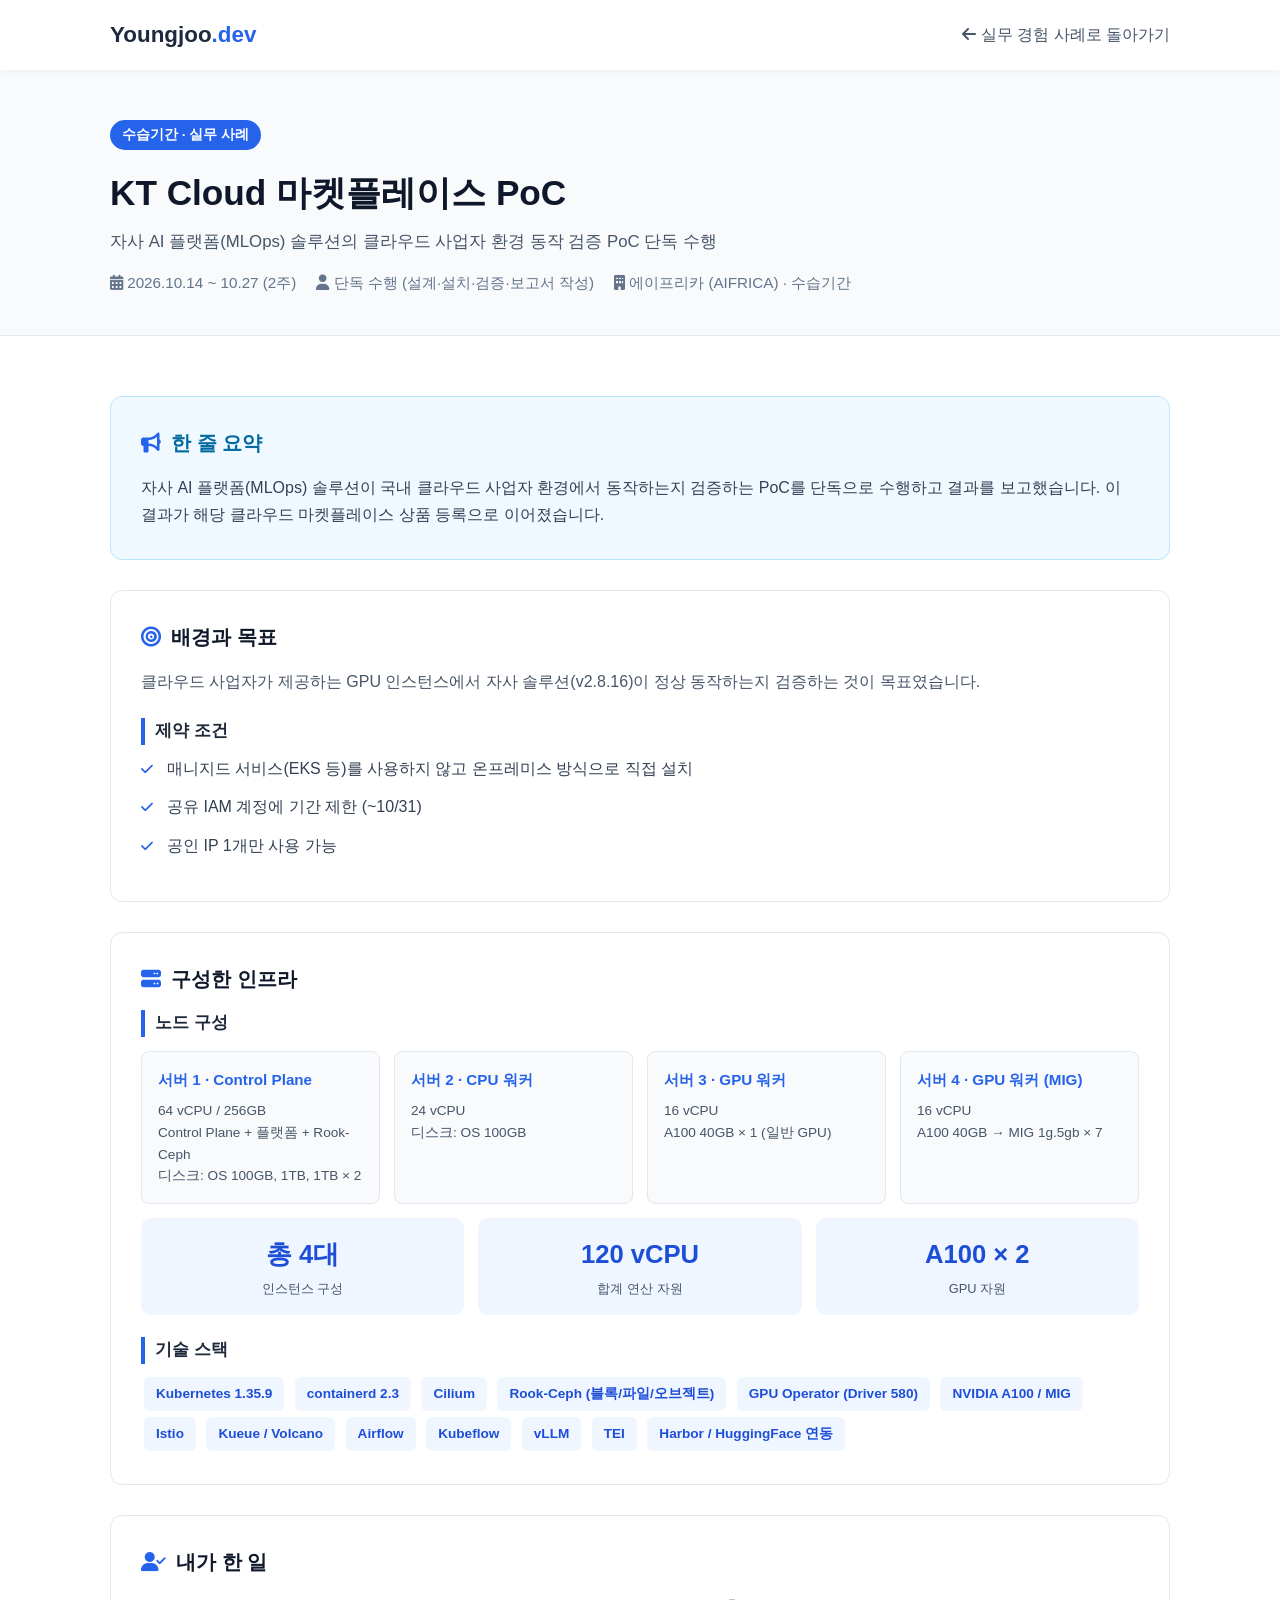
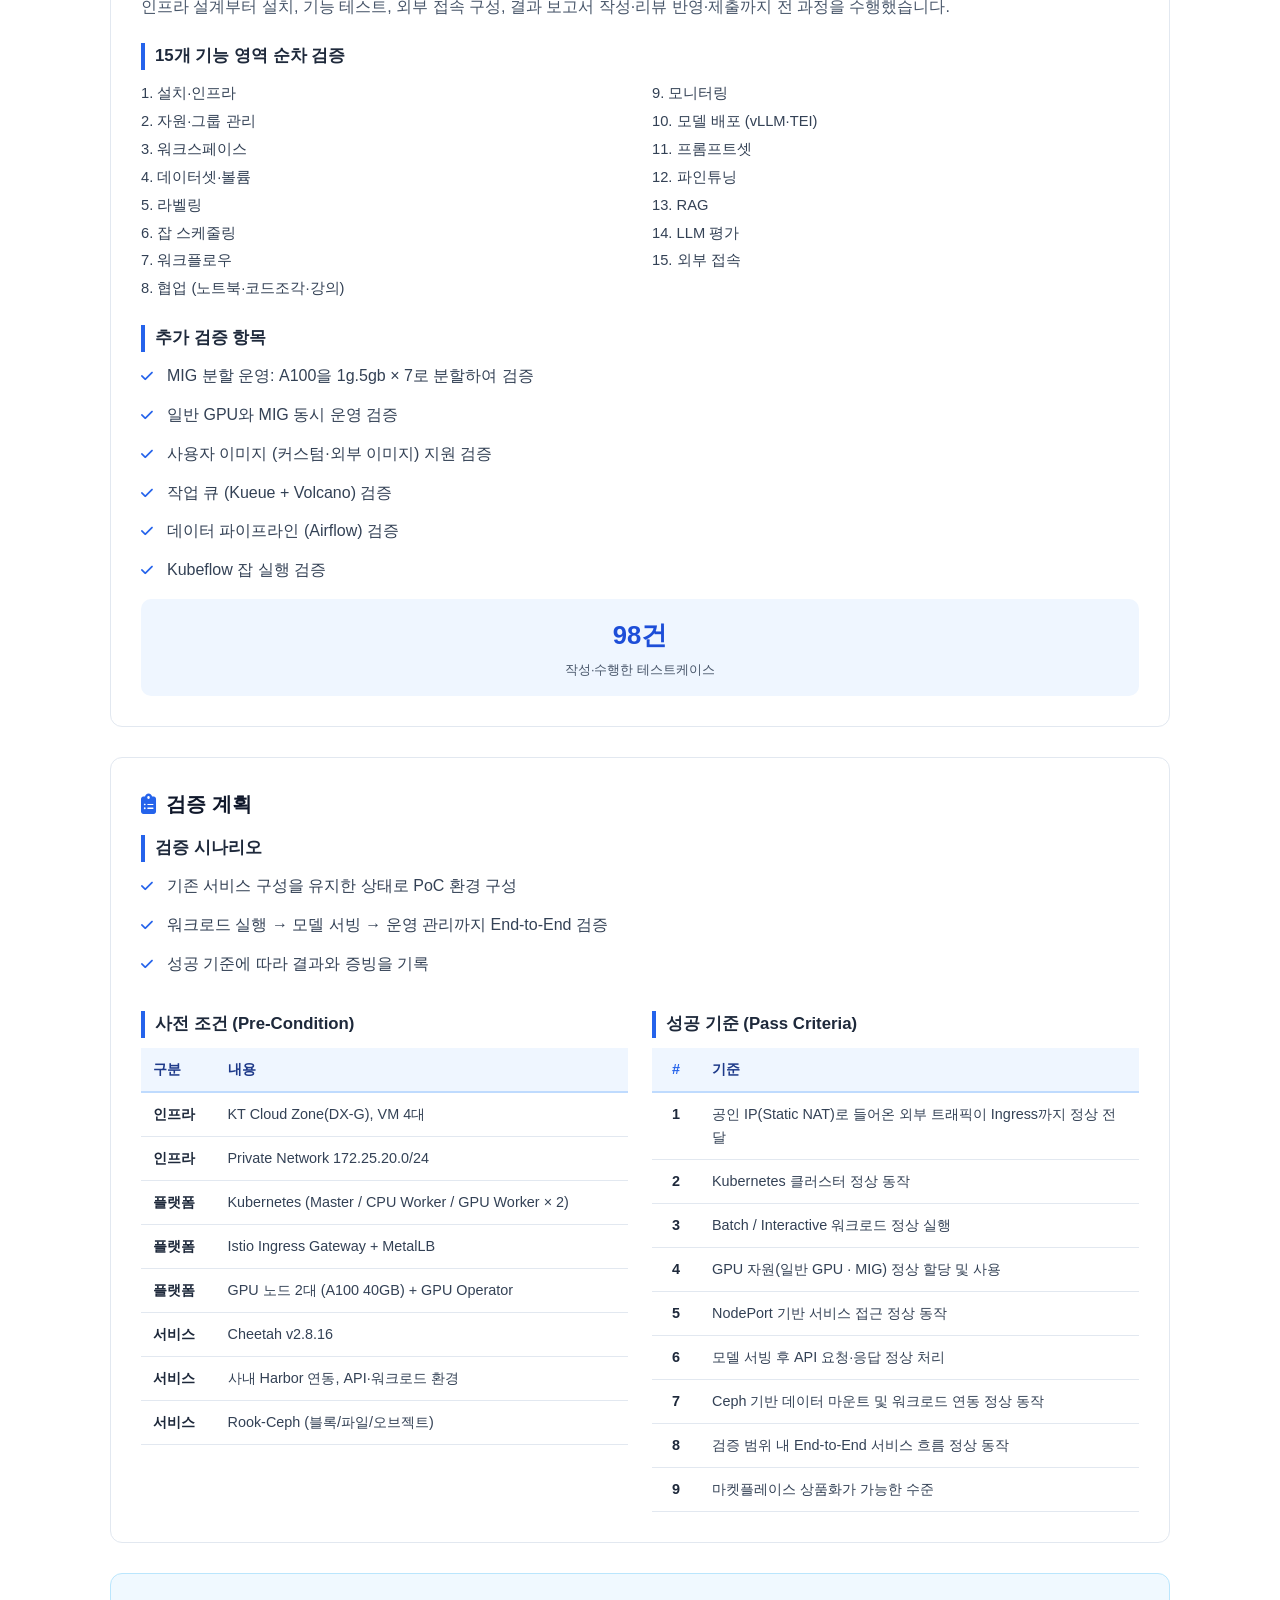
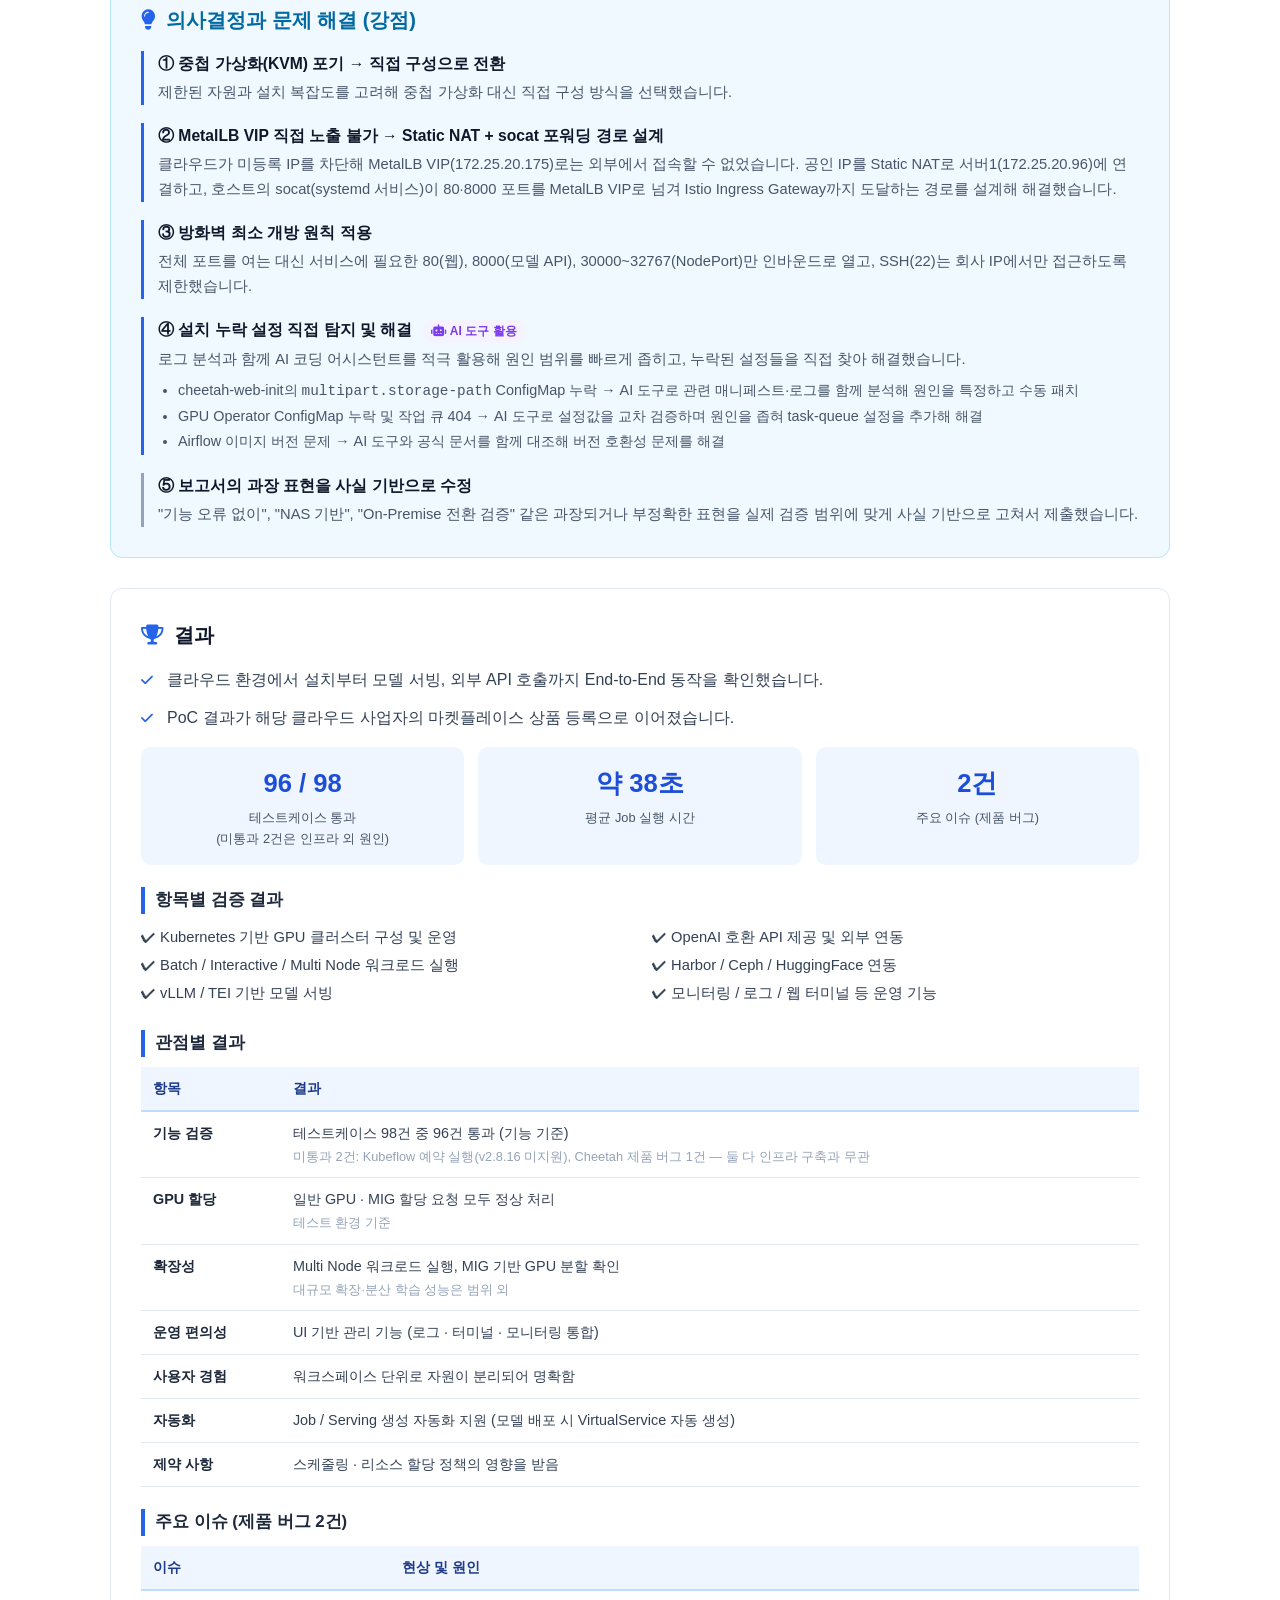
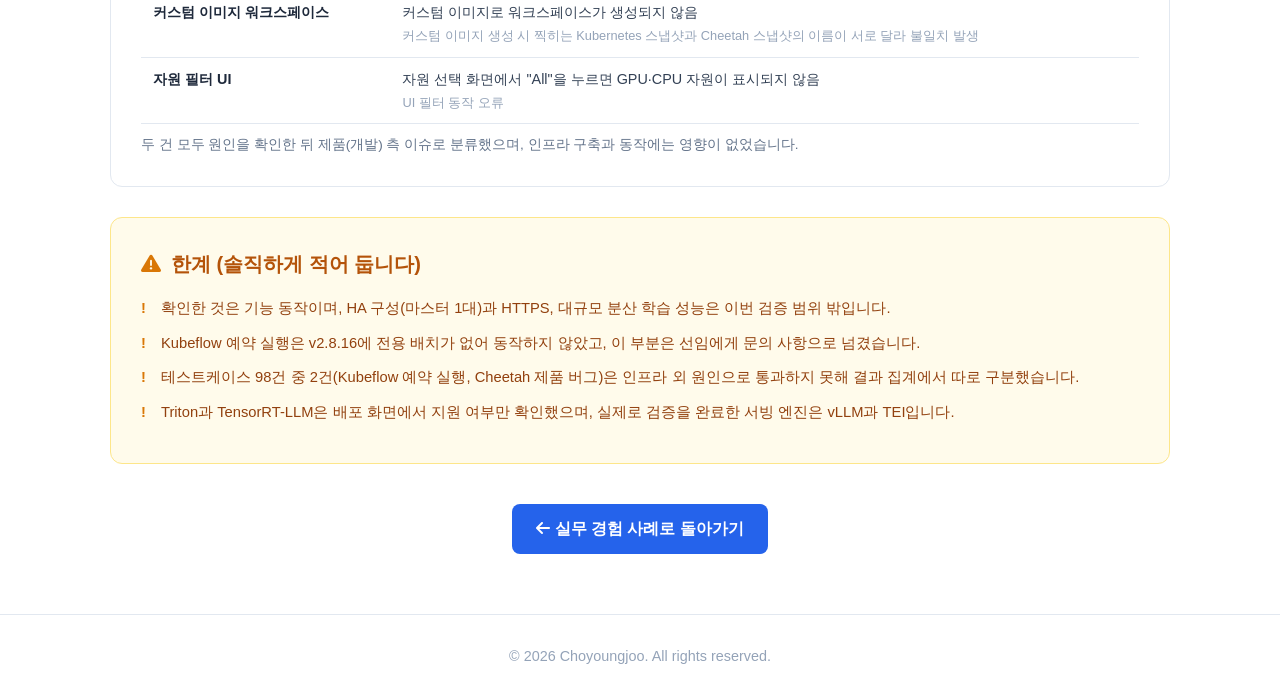
<file: experience/kt-cloud-poc.html>
<!DOCTYPE html>
<html lang="ko">
<head>
  <meta charset="UTF-8" />
  <meta name="viewport" content="width=device-width, initial-scale=1.0" />
  <title>KT Cloud 마켓플레이스 PoC - 실무 사례 상세</title>
  <link rel="stylesheet" href="../style.css" />
  <link rel="stylesheet" href="https://cdnjs.cloudflare.com/ajax/libs/font-awesome/6.4.0/css/all.min.css" />
  <style>
    .detail-header {
      padding: 120px 0 40px;
      background: #f8fafc;
      border-bottom: 1px solid #e2e8f0;
    }
    .meta-info {
      display: flex;
      gap: 20px;
      flex-wrap: wrap;
      color: #64748b;
      margin-top: 15px;
      font-size: 0.95rem;
    }
    .detail-body {
      padding: 60px 0;
    }
    .content-block {
      background: #fff;
      border: 1px solid #e2e8f0;
      border-radius: 12px;
      padding: 30px;
      margin-bottom: 30px;
    }
    .content-block h3 {
      font-size: 1.25rem;
      color: #0f172a;
      margin-bottom: 15px;
      display: flex;
      align-items: center;
      gap: 10px;
    }
    .content-block h3 i {
      color: #2563eb;
    }
    .sub-title {
      font-size: 1.05rem;
      font-weight: 700;
      color: #1e293b;
      margin-top: 22px;
      margin-bottom: 10px;
      border-left: 4px solid #2563eb;
      padding-left: 10px;
    }
    .tech-badge {
      display: inline-block;
      background-color: #eff6ff;
      color: #1d4ed8;
      padding: 6px 12px;
      border-radius: 6px;
      font-size: 0.85rem;
      font-weight: 600;
      margin: 3px;
    }
    .spec-grid {
      display: grid;
      grid-template-columns: repeat(auto-fit, minmax(230px, 1fr));
      gap: 14px;
      margin-top: 14px;
    }
    .spec-card {
      background: #f8fafc;
      border: 1px solid #e2e8f0;
      padding: 16px;
      border-radius: 8px;
    }
    .spec-card h4 {
      margin: 0 0 8px 0;
      color: #2563eb;
      font-size: 0.95rem;
    }
    .spec-card p {
      margin: 0;
      font-size: 0.85rem;
      color: #475569;
      line-height: 1.6;
    }
    .stat-row {
      display: flex;
      gap: 14px;
      flex-wrap: wrap;
      margin-top: 14px;
    }
    .stat-box {
      flex: 1;
      min-width: 150px;
      background: #eff6ff;
      border-radius: 10px;
      padding: 16px;
      text-align: center;
    }
    .stat-box .num {
      font-size: 1.6rem;
      font-weight: 800;
      color: #1d4ed8;
    }
    .stat-box .label {
      font-size: 0.8rem;
      color: #475569;
      margin-top: 4px;
    }
    .check-list {
      list-style: none;
      padding: 0;
      margin: 0;
      color: #334155;
      line-height: 1.8;
    }
    .check-list li {
      position: relative;
      padding-left: 26px;
      margin-bottom: 10px;
    }
    .check-list li::before {
      content: '\f00c';
      font-family: 'Font Awesome 6 Free';
      font-weight: 900;
      color: #2563eb;
      position: absolute;
      left: 0;
      top: 2px;
      font-size: 0.85rem;
    }
    .verify-columns {
      columns: 2;
      column-gap: 24px;
      color: #334155;
      line-height: 1.9;
      font-size: 0.92rem;
      margin-top: 10px;
    }
    .verify-columns li {
      break-inside: avoid;
    }
    @media (max-width: 600px) {
      .verify-columns { columns: 1; }
    }
    .decision-item {
      border-left: 3px solid #2563eb;
      padding-left: 14px;
      margin-bottom: 18px;
    }
    .decision-item h4 {
      font-size: 0.98rem;
      color: #0f172a;
      margin-bottom: 4px;
    }
    .decision-item p {
      font-size: 0.92rem;
      color: #475569;
      line-height: 1.7;
      margin: 0;
    }
    .decision-item ul {
      list-style: disc;
      padding-left: 20px;
      margin-top: 6px;
      font-size: 0.9rem;
      color: #475569;
      line-height: 1.75;
    }
    .ai-tag {
      display: inline-flex;
      align-items: center;
      gap: 4px;
      background: #f5f3ff;
      color: #7c3aed;
      font-size: 0.75rem;
      font-weight: 700;
      padding: 2px 8px;
      border-radius: 10px;
      margin-left: 6px;
      vertical-align: middle;
    }
    .diagram-img {
      width: 100%;
      height: auto;
      border-radius: 8px;
      border: 1px solid #cbd5e1;
      display: block;
      margin: 14px auto 6px;
      box-shadow: 0 4px 6px -1px rgba(0,0,0,0.05);
    }
    .diagram-caption {
      text-align: center;
      font-size: 0.82rem;
      color: #64748b;
      margin-bottom: 10px;
    }
    .table-wrap {
      overflow-x: auto;
      margin-top: 10px;
    }
    .result-table {
      width: 100%;
      border-collapse: collapse;
      font-size: 0.9rem;
      min-width: 460px;
    }
    .result-table th {
      background: #eff6ff;
      color: #1e3a8a;
      font-weight: 700;
      text-align: left;
      padding: 10px 12px;
      border-bottom: 2px solid #bfdbfe;
    }
    .result-table td {
      padding: 10px 12px;
      border-bottom: 1px solid #e2e8f0;
      color: #334155;
      line-height: 1.6;
      vertical-align: top;
    }
    .result-table td:first-child {
      font-weight: 600;
      color: #1e293b;
      white-space: nowrap;
    }
    .result-table .num-col {
      text-align: center;
      color: #2563eb;
      font-weight: 700;
      width: 48px;
    }
    .result-table .note {
      display: block;
      font-size: 0.8rem;
      color: #94a3b8;
      margin-top: 2px;
    }
    .two-col {
      display: grid;
      grid-template-columns: repeat(auto-fit, minmax(300px, 1fr));
      gap: 24px;
    }
    .limit-block {
      background: #fffbeb;
      border-color: #fde68a;
    }
    .limit-block h3 {
      color: #b45309;
    }
    .limit-block h3 i {
      color: #d97706;
    }
    .limit-block ul {
      list-style: none;
      padding: 0;
      margin: 0;
      color: #92400e;
      line-height: 1.8;
      font-size: 0.92rem;
    }
    .limit-block ul li {
      margin-bottom: 8px;
      padding-left: 20px;
      position: relative;
    }
    .limit-block ul li::before {
      content: '!';
      position: absolute;
      left: 0;
      font-weight: 800;
      color: #d97706;
    }
  </style>
</head>
<body>

  <!-- 헤더 -->
  <header class="header">
    <div class="container nav-container">
      <a href="../index.html" class="logo">Youngjoo<span>.dev</span></a>
      <nav class="nav">
        <ul>
          <li><a href="aifrica.html#cases"><i class="fas fa-arrow-left"></i> 실무 경험 사례로 돌아가기</a></li>
        </ul>
      </nav>
    </div>
  </header>

  <!-- 상세 타이틀 섹션 -->
  <section class="detail-header">
    <div class="container">
      <span class="company-badge" style="display:inline-block; background:#2563eb; color:#fff; padding:4px 12px; border-radius:20px; font-size:0.85rem; font-weight:600; margin-bottom:10px;">수습기간 · 실무 사례</span>
      <h1 style="font-size: 2.2rem; color: #0f172a; margin-top: 5px;">KT Cloud 마켓플레이스 PoC</h1>
      <p style="color: #475569; font-size: 1.05rem; margin-top: 8px;">
        자사 AI 플랫폼(MLOps) 솔루션의 클라우드 사업자 환경 동작 검증 PoC 단독 수행
      </p>
      <div class="meta-info">
        <span><i class="fas fa-calendar-alt"></i> 2026.10.14 ~ 10.27 (2주)</span>
        <span><i class="fas fa-user"></i> 단독 수행 (설계·설치·검증·보고서 작성)</span>
        <span><i class="fas fa-building"></i> 에이프리카 (AIFRICA) · 수습기간</span>
      </div>
    </div>
  </section>

  <!-- 본문 내용 -->
  <section class="detail-body">
    <div class="container">

      <!-- 한 줄 요약 -->
      <div class="content-block" style="background: #f0f9ff; border-color: #bae6fd;">
        <h3 style="color: #0369a1;"><i class="fas fa-bullhorn"></i> 한 줄 요약</h3>
        <p style="color: #334155; line-height: 1.7; margin: 0;">
          자사 AI 플랫폼(MLOps) 솔루션이 국내 클라우드 사업자 환경에서 동작하는지 검증하는 PoC를 단독으로 수행하고 결과를 보고했습니다. 이 결과가 해당 클라우드 마켓플레이스 상품 등록으로 이어졌습니다.
        </p>
      </div>

      <!-- 배경과 목표 -->
      <div class="content-block">
        <h3><i class="fas fa-bullseye"></i> 배경과 목표</h3>
        <p style="color: #475569; line-height: 1.75;">
          클라우드 사업자가 제공하는 GPU 인스턴스에서 자사 솔루션(v2.8.16)이 정상 동작하는지 검증하는 것이 목표였습니다.
        </p>
        <div class="sub-title">제약 조건</div>
        <ul class="check-list">
          <li>매니지드 서비스(EKS 등)를 사용하지 않고 온프레미스 방식으로 직접 설치</li>
          <li>공유 IAM 계정에 기간 제한 (~10/31)</li>
          <li>공인 IP 1개만 사용 가능</li>
        </ul>
      </div>

      <!-- 구성한 인프라 -->
      <div class="content-block">
        <h3><i class="fas fa-server"></i> 구성한 인프라</h3>

        <!-- 아키텍처 이미지(전체 구성도, 네트워크 설계도)는 공인 IP 정리 후 다시 추가 예정 -->

        <div class="sub-title" style="margin-top: 0;">노드 구성</div>
        <div class="spec-grid">
          <div class="spec-card">
            <h4>서버 1 · Control Plane</h4>
            <p>64 vCPU / 256GB<br>Control Plane + 플랫폼 + Rook-Ceph<br>디스크: OS 100GB, 1TB, 1TB × 2</p>
          </div>
          <div class="spec-card">
            <h4>서버 2 · CPU 워커</h4>
            <p>24 vCPU<br>디스크: OS 100GB</p>
          </div>
          <div class="spec-card">
            <h4>서버 3 · GPU 워커</h4>
            <p>16 vCPU<br>A100 40GB × 1 (일반 GPU)</p>
          </div>
          <div class="spec-card">
            <h4>서버 4 · GPU 워커 (MIG)</h4>
            <p>16 vCPU<br>A100 40GB → MIG 1g.5gb × 7</p>
          </div>
        </div>
        <div class="stat-row">
          <div class="stat-box">
            <div class="num">총 4대</div>
            <div class="label">인스턴스 구성</div>
          </div>
          <div class="stat-box">
            <div class="num">120 vCPU</div>
            <div class="label">합계 연산 자원</div>
          </div>
          <div class="stat-box">
            <div class="num">A100 × 2</div>
            <div class="label">GPU 자원</div>
          </div>
        </div>

        <div class="sub-title">기술 스택</div>
        <div>
          <span class="tech-badge">Kubernetes 1.35.9</span>
          <span class="tech-badge">containerd 2.3</span>
          <span class="tech-badge">Cilium</span>
          <span class="tech-badge">Rook-Ceph (블록/파일/오브젝트)</span>
          <span class="tech-badge">GPU Operator (Driver 580)</span>
          <span class="tech-badge">NVIDIA A100 / MIG</span>
          <span class="tech-badge">Istio</span>
          <span class="tech-badge">Kueue / Volcano</span>
          <span class="tech-badge">Airflow</span>
          <span class="tech-badge">Kubeflow</span>
          <span class="tech-badge">vLLM</span>
          <span class="tech-badge">TEI</span>
          <span class="tech-badge">Harbor / HuggingFace 연동</span>
        </div>
      </div>

      <!-- 내가 한 일 -->
      <div class="content-block">
        <h3><i class="fas fa-user-check"></i> 내가 한 일</h3>
        <p style="color: #475569; line-height: 1.75;">
          인프라 설계부터 설치, 기능 테스트, 외부 접속 구성, 결과 보고서 작성·리뷰 반영·제출까지 전 과정을 수행했습니다.
        </p>

        <div class="sub-title">15개 기능 영역 순차 검증</div>
        <ul class="verify-columns">
          <li>1. 설치·인프라</li>
          <li>2. 자원·그룹 관리</li>
          <li>3. 워크스페이스</li>
          <li>4. 데이터셋·볼륨</li>
          <li>5. 라벨링</li>
          <li>6. 잡 스케줄링</li>
          <li>7. 워크플로우</li>
          <li>8. 협업 (노트북·코드조각·강의)</li>
          <li>9. 모니터링</li>
          <li>10. 모델 배포 (vLLM·TEI)</li>
          <li>11. 프롬프트셋</li>
          <li>12. 파인튜닝</li>
          <li>13. RAG</li>
          <li>14. LLM 평가</li>
          <li>15. 외부 접속</li>
        </ul>

        <div class="sub-title">추가 검증 항목</div>
        <ul class="check-list">
          <li>MIG 분할 운영: A100을 1g.5gb × 7로 분할하여 검증</li>
          <li>일반 GPU와 MIG 동시 운영 검증</li>
          <li>사용자 이미지 (커스텀·외부 이미지) 지원 검증</li>
          <li>작업 큐 (Kueue + Volcano) 검증</li>
          <li>데이터 파이프라인 (Airflow) 검증</li>
          <li>Kubeflow 잡 실행 검증</li>
        </ul>

        <div class="stat-row">
          <div class="stat-box">
            <div class="num">98건</div>
            <div class="label">작성·수행한 테스트케이스</div>
          </div>
        </div>
      </div>

      <!-- 검증 계획 -->
      <div class="content-block">
        <h3><i class="fas fa-clipboard-list"></i> 검증 계획</h3>

        <div class="sub-title" style="margin-top: 0;">검증 시나리오</div>
        <ul class="check-list">
          <li>기존 서비스 구성을 유지한 상태로 PoC 환경 구성</li>
          <li>워크로드 실행 → 모델 서빙 → 운영 관리까지 End-to-End 검증</li>
          <li>성공 기준에 따라 결과와 증빙을 기록</li>
        </ul>

        <div class="two-col">
          <div>
            <div class="sub-title">사전 조건 (Pre-Condition)</div>
            <div class="table-wrap">
              <table class="result-table" style="min-width: 300px;">
                <thead><tr><th>구분</th><th>내용</th></tr></thead>
                <tbody>
                  <tr><td>인프라</td><td>KT Cloud Zone(DX-G), VM 4대</td></tr>
                  <tr><td>인프라</td><td>Private Network 172.25.20.0/24</td></tr>
                  <tr><td>플랫폼</td><td>Kubernetes (Master / CPU Worker / GPU Worker × 2)</td></tr>
                  <tr><td>플랫폼</td><td>Istio Ingress Gateway + MetalLB</td></tr>
                  <tr><td>플랫폼</td><td>GPU 노드 2대 (A100 40GB) + GPU Operator</td></tr>
                  <tr><td>서비스</td><td>Cheetah v2.8.16</td></tr>
                  <tr><td>서비스</td><td>사내 Harbor 연동, API·워크로드 환경</td></tr>
                  <tr><td>서비스</td><td>Rook-Ceph (블록/파일/오브젝트)</td></tr>
                </tbody>
              </table>
            </div>
          </div>

          <div>
            <div class="sub-title">성공 기준 (Pass Criteria)</div>
            <div class="table-wrap">
              <table class="result-table" style="min-width: 300px;">
                <thead><tr><th class="num-col">#</th><th>기준</th></tr></thead>
                <tbody>
                  <tr><td class="num-col">1</td><td>공인 IP(Static NAT)로 들어온 외부 트래픽이 Ingress까지 정상 전달</td></tr>
                  <tr><td class="num-col">2</td><td>Kubernetes 클러스터 정상 동작</td></tr>
                  <tr><td class="num-col">3</td><td>Batch / Interactive 워크로드 정상 실행</td></tr>
                  <tr><td class="num-col">4</td><td>GPU 자원(일반 GPU · MIG) 정상 할당 및 사용</td></tr>
                  <tr><td class="num-col">5</td><td>NodePort 기반 서비스 접근 정상 동작</td></tr>
                  <tr><td class="num-col">6</td><td>모델 서빙 후 API 요청·응답 정상 처리</td></tr>
                  <tr><td class="num-col">7</td><td>Ceph 기반 데이터 마운트 및 워크로드 연동 정상 동작</td></tr>
                  <tr><td class="num-col">8</td><td>검증 범위 내 End-to-End 서비스 흐름 정상 동작</td></tr>
                  <tr><td class="num-col">9</td><td>마켓플레이스 상품화가 가능한 수준</td></tr>
                </tbody>
              </table>
            </div>
          </div>
        </div>
      </div>

      <!-- 의사결정과 문제 해결 -->
      <div class="content-block" style="background: #f0f9ff; border-color: #bae6fd;">
        <h3 style="color: #0369a1;"><i class="fas fa-lightbulb"></i> 의사결정과 문제 해결 (강점)</h3>

        <div class="decision-item">
          <h4>① 중첩 가상화(KVM) 포기 → 직접 구성으로 전환</h4>
          <p>제한된 자원과 설치 복잡도를 고려해 중첩 가상화 대신 직접 구성 방식을 선택했습니다.</p>
        </div>

        <div class="decision-item">
          <h4>② MetalLB VIP 직접 노출 불가 → Static NAT + socat 포워딩 경로 설계</h4>
          <p>클라우드가 미등록 IP를 차단해 MetalLB VIP(172.25.20.175)로는 외부에서 접속할 수 없었습니다. 공인 IP를 Static NAT로 서버1(172.25.20.96)에 연결하고, 호스트의 socat(systemd 서비스)이 80·8000 포트를 MetalLB VIP로 넘겨 Istio Ingress Gateway까지 도달하는 경로를 설계해 해결했습니다.</p>
        </div>

        <div class="decision-item">
          <h4>③ 방화벽 최소 개방 원칙 적용</h4>
          <p>전체 포트를 여는 대신 서비스에 필요한 80(웹), 8000(모델 API), 30000~32767(NodePort)만 인바운드로 열고, SSH(22)는 회사 IP에서만 접근하도록 제한했습니다.</p>
        </div>

        <div class="decision-item">
          <h4>④ 설치 누락 설정 직접 탐지 및 해결 <span class="ai-tag"><i class="fas fa-robot"></i> AI 도구 활용</span></h4>
          <p>로그 분석과 함께 AI 코딩 어시스턴트를 적극 활용해 원인 범위를 빠르게 좁히고, 누락된 설정들을 직접 찾아 해결했습니다.</p>
          <ul>
            <li>cheetah-web-init의 <code>multipart.storage-path</code> ConfigMap 누락 → AI 도구로 관련 매니페스트·로그를 함께 분석해 원인을 특정하고 수동 패치</li>
            <li>GPU Operator ConfigMap 누락 및 작업 큐 404 → AI 도구로 설정값을 교차 검증하며 원인을 좁혀 task-queue 설정을 추가해 해결</li>
            <li>Airflow 이미지 버전 문제 → AI 도구와 공식 문서를 함께 대조해 버전 호환성 문제를 해결</li>
          </ul>
        </div>

        <div class="decision-item" style="border-left-color: #94a3b8; margin-bottom: 0;">
          <h4>⑤ 보고서의 과장 표현을 사실 기반으로 수정</h4>
          <p>"기능 오류 없이", "NAS 기반", "On-Premise 전환 검증" 같은 과장되거나 부정확한 표현을 실제 검증 범위에 맞게 사실 기반으로 고쳐서 제출했습니다.</p>
        </div>
      </div>

      <!-- 결과 -->
      <div class="content-block">
        <h3><i class="fas fa-trophy"></i> 결과</h3>
        <ul class="check-list">
          <li>클라우드 환경에서 설치부터 모델 서빙, 외부 API 호출까지 End-to-End 동작을 확인했습니다.</li>
          <li>PoC 결과가 해당 클라우드 사업자의 마켓플레이스 상품 등록으로 이어졌습니다.</li>
        </ul>

        <div class="stat-row">
          <div class="stat-box">
            <div class="num">96 / 98</div>
            <div class="label">테스트케이스 통과<br>(미통과 2건은 인프라 외 원인)</div>
          </div>
          <div class="stat-box">
            <div class="num">약 38초</div>
            <div class="label">평균 Job 실행 시간</div>
          </div>
          <div class="stat-box">
            <div class="num">2건</div>
            <div class="label">주요 이슈 (제품 버그)</div>
          </div>
        </div>

        <div class="sub-title">항목별 검증 결과</div>
        <ul class="verify-columns" style="list-style: none; padding: 0;">
          <li>✔ Kubernetes 기반 GPU 클러스터 구성 및 운영</li>
          <li>✔ Batch / Interactive / Multi Node 워크로드 실행</li>
          <li>✔ vLLM / TEI 기반 모델 서빙</li>
          <li>✔ OpenAI 호환 API 제공 및 외부 연동</li>
          <li>✔ Harbor / Ceph / HuggingFace 연동</li>
          <li>✔ 모니터링 / 로그 / 웹 터미널 등 운영 기능</li>
        </ul>

        <div class="sub-title">관점별 결과</div>
        <div class="table-wrap">
          <table class="result-table">
            <thead><tr><th>항목</th><th>결과</th></tr></thead>
            <tbody>
              <tr><td>기능 검증</td><td>테스트케이스 98건 중 96건 통과 (기능 기준)<span class="note">미통과 2건: Kubeflow 예약 실행(v2.8.16 미지원), Cheetah 제품 버그 1건 — 둘 다 인프라 구축과 무관</span></td></tr>
              <tr><td>GPU 할당</td><td>일반 GPU · MIG 할당 요청 모두 정상 처리<span class="note">테스트 환경 기준</span></td></tr>
              <tr><td>확장성</td><td>Multi Node 워크로드 실행, MIG 기반 GPU 분할 확인<span class="note">대규모 확장·분산 학습 성능은 범위 외</span></td></tr>
              <tr><td>운영 편의성</td><td>UI 기반 관리 기능 (로그 · 터미널 · 모니터링 통합)</td></tr>
              <tr><td>사용자 경험</td><td>워크스페이스 단위로 자원이 분리되어 명확함</td></tr>
              <tr><td>자동화</td><td>Job / Serving 생성 자동화 지원 (모델 배포 시 VirtualService 자동 생성)</td></tr>
              <tr><td>제약 사항</td><td>스케줄링 · 리소스 할당 정책의 영향을 받음</td></tr>
            </tbody>
          </table>
        </div>

        <div class="sub-title">주요 이슈 (제품 버그 2건)</div>
        <div class="table-wrap">
          <table class="result-table">
            <thead><tr><th>이슈</th><th>현상 및 원인</th></tr></thead>
            <tbody>
              <tr>
                <td>커스텀 이미지 워크스페이스</td>
                <td>커스텀 이미지로 워크스페이스가 생성되지 않음<span class="note">커스텀 이미지 생성 시 찍히는 Kubernetes 스냅샷과 Cheetah 스냅샷의 이름이 서로 달라 불일치 발생</span></td>
              </tr>
              <tr>
                <td>자원 필터 UI</td>
                <td>자원 선택 화면에서 "All"을 누르면 GPU·CPU 자원이 표시되지 않음<span class="note">UI 필터 동작 오류</span></td>
              </tr>
            </tbody>
          </table>
        </div>
        <p style="font-size: 0.85rem; color: #64748b; margin-top: 10px;">
          두 건 모두 원인을 확인한 뒤 제품(개발) 측 이슈로 분류했으며, 인프라 구축과 동작에는 영향이 없었습니다.
        </p>
      </div>

      <!-- 한계 (솔직하게) -->
      <div class="content-block limit-block">
        <h3><i class="fas fa-triangle-exclamation"></i> 한계 (솔직하게 적어 둡니다)</h3>
        <ul>
          <li>확인한 것은 기능 동작이며, HA 구성(마스터 1대)과 HTTPS, 대규모 분산 학습 성능은 이번 검증 범위 밖입니다.</li>
          <li>Kubeflow 예약 실행은 v2.8.16에 전용 배치가 없어 동작하지 않았고, 이 부분은 선임에게 문의 사항으로 넘겼습니다.</li>
          <li>테스트케이스 98건 중 2건(Kubeflow 예약 실행, Cheetah 제품 버그)은 인프라 외 원인으로 통과하지 못해 결과 집계에서 따로 구분했습니다.</li>
          <li>Triton과 TensorRT-LLM은 배포 화면에서 지원 여부만 확인했으며, 실제로 검증을 완료한 서빙 엔진은 vLLM과 TEI입니다.</li>
        </ul>
      </div>

      <!-- 하단 뒤로가기 버튼 -->
      <div style="text-align: center; margin-top: 40px;">
        <a href="aifrica.html#cases" class="btn primary-btn" style="background: #2563eb; color: #fff; padding: 12px 24px; border-radius: 8px; text-decoration: none; font-weight: 600; display: inline-block;">
          <i class="fas fa-arrow-left"></i> 실무 경험 사례로 돌아가기
        </a>
      </div>

    </div>
  </section>

  <!-- 푸터 -->
  <footer class="footer">
    <div class="container text-center">
      <p>&copy; 2026 Choyoungjoo. All rights reserved.</p>
    </div>
  </footer>

</body>
</html>
</file>
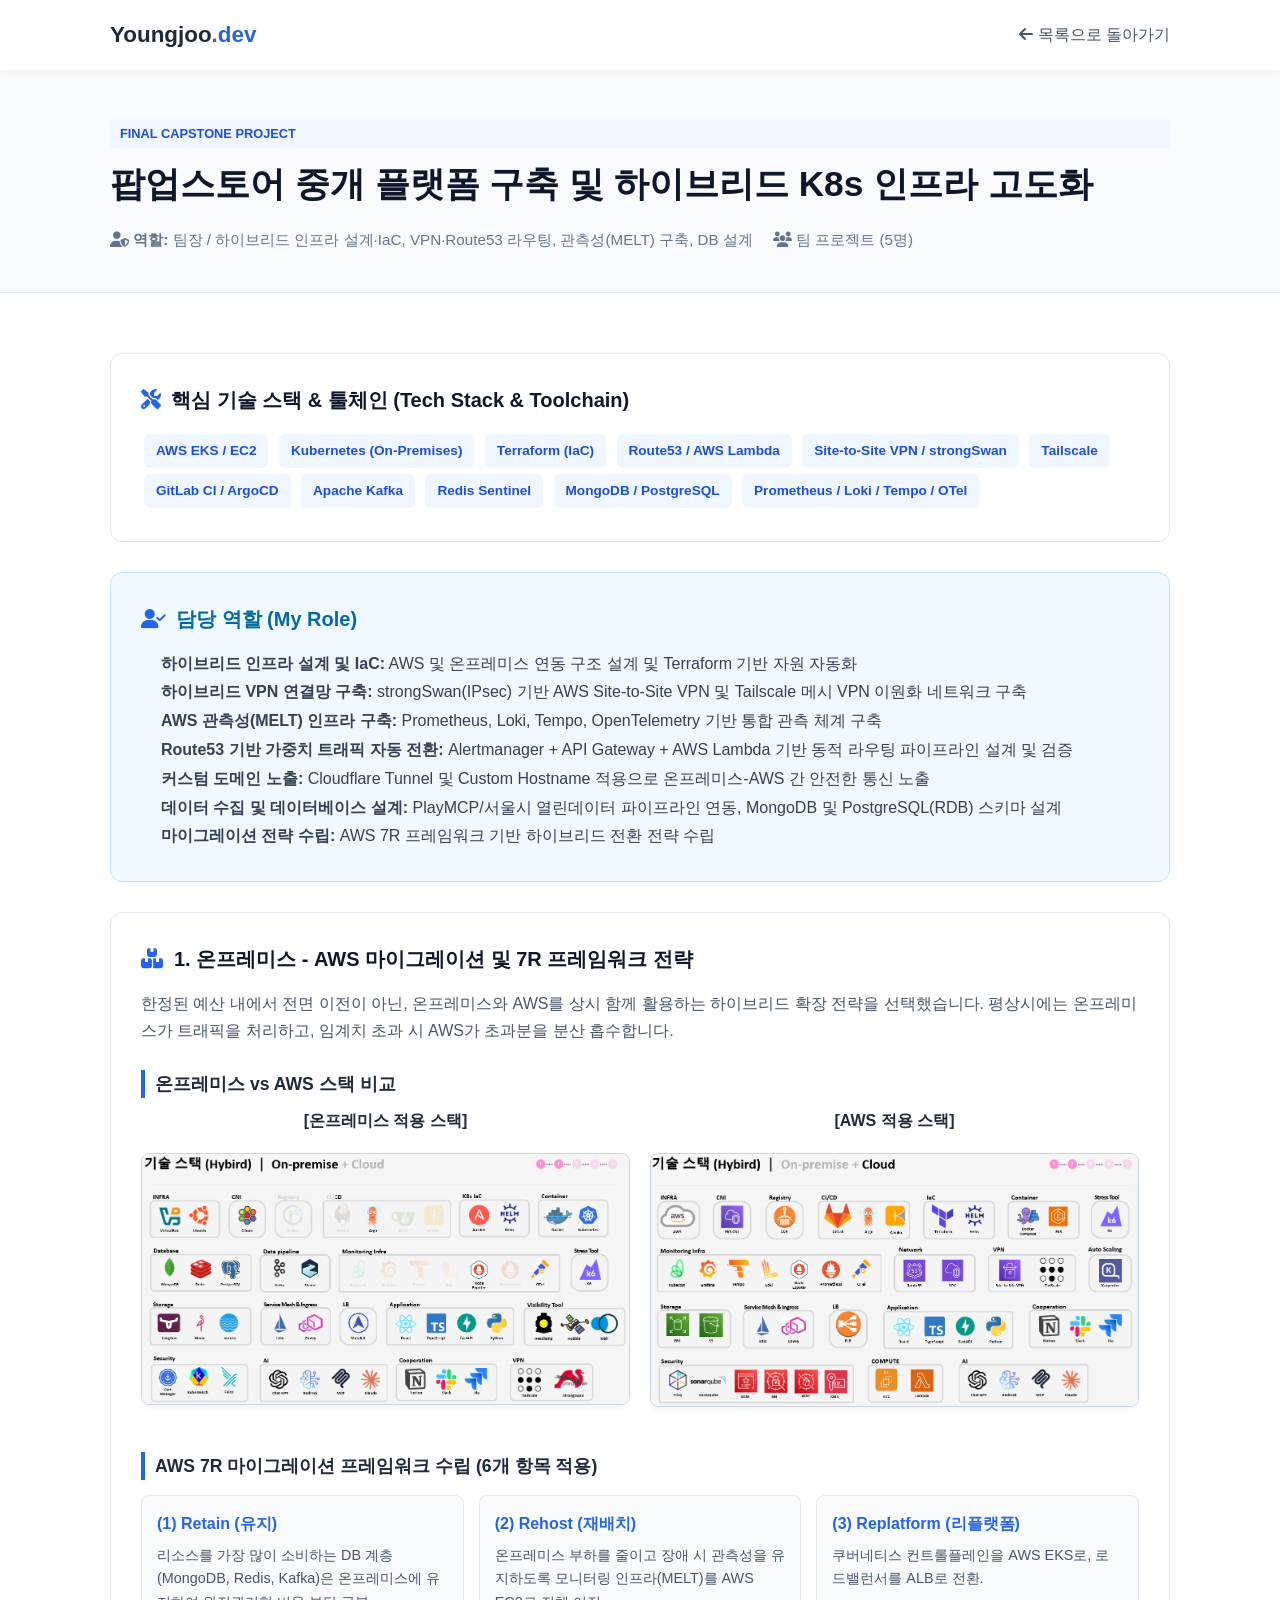
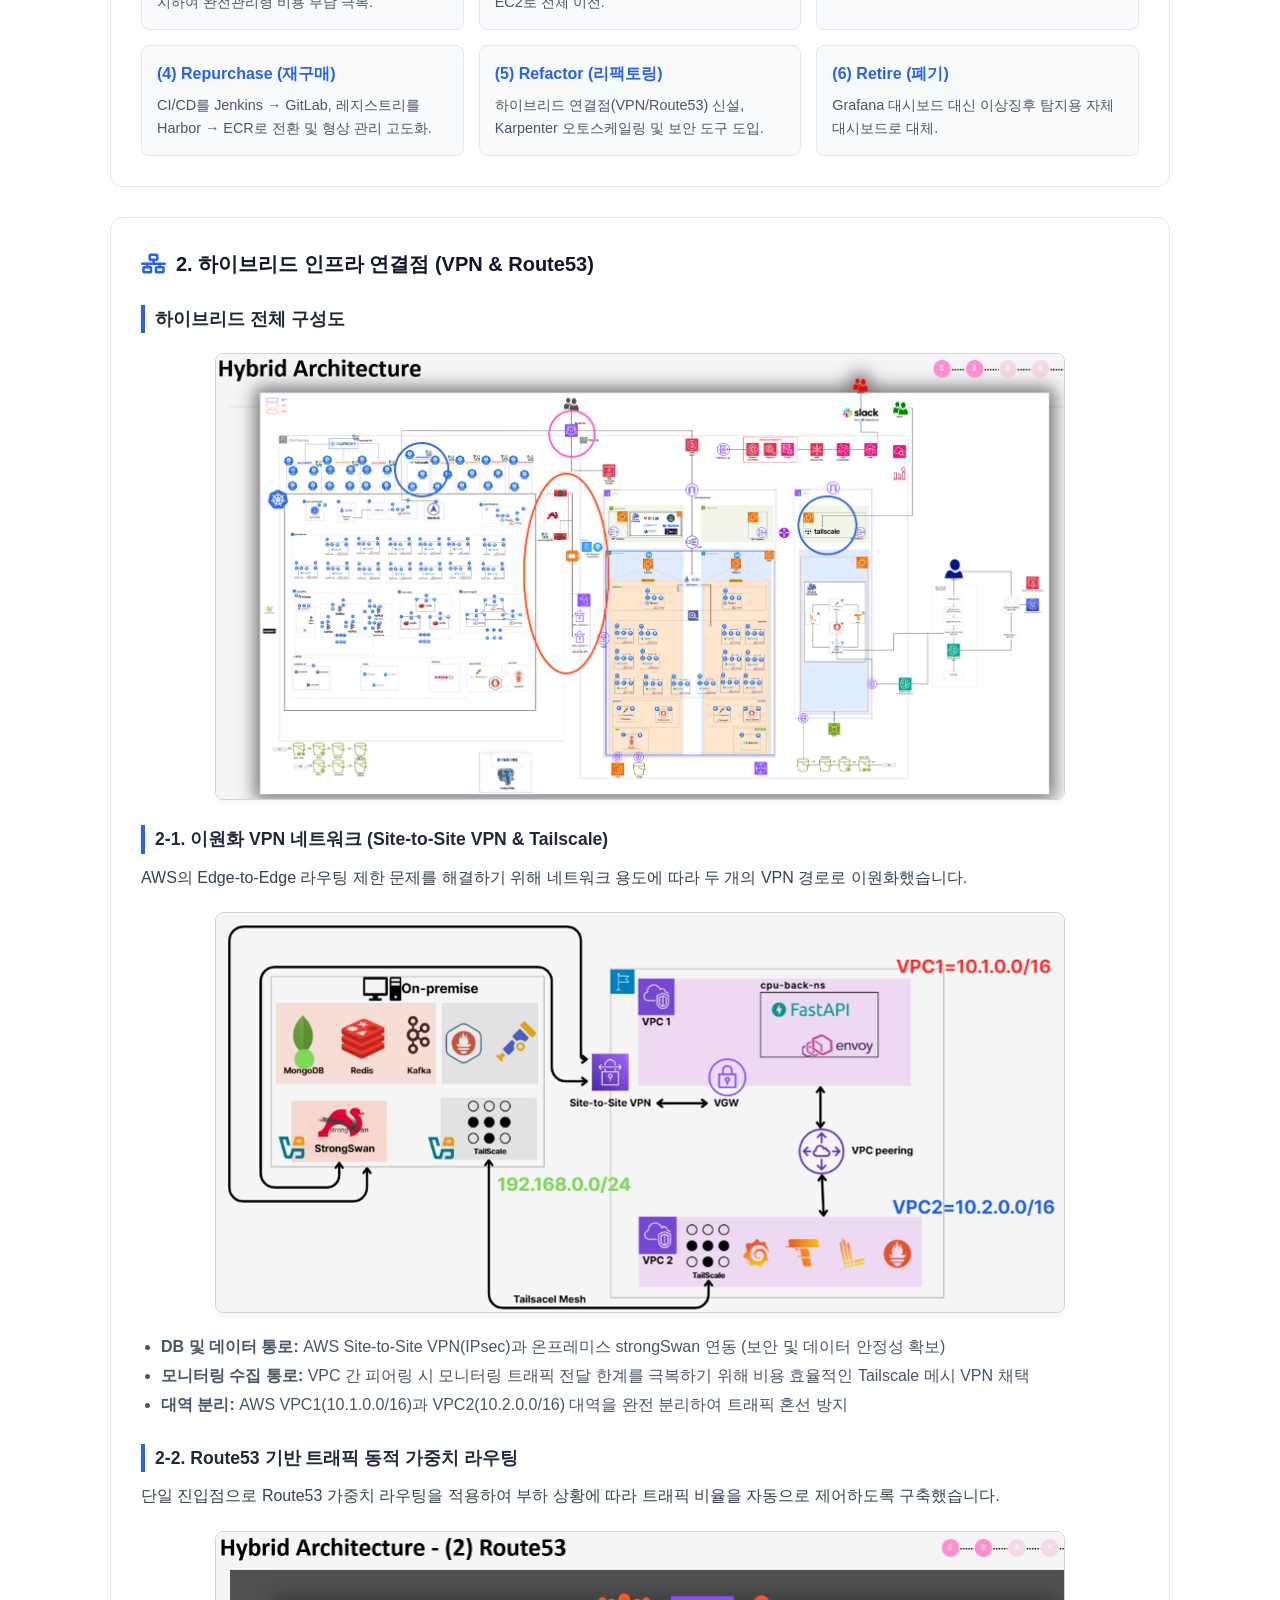
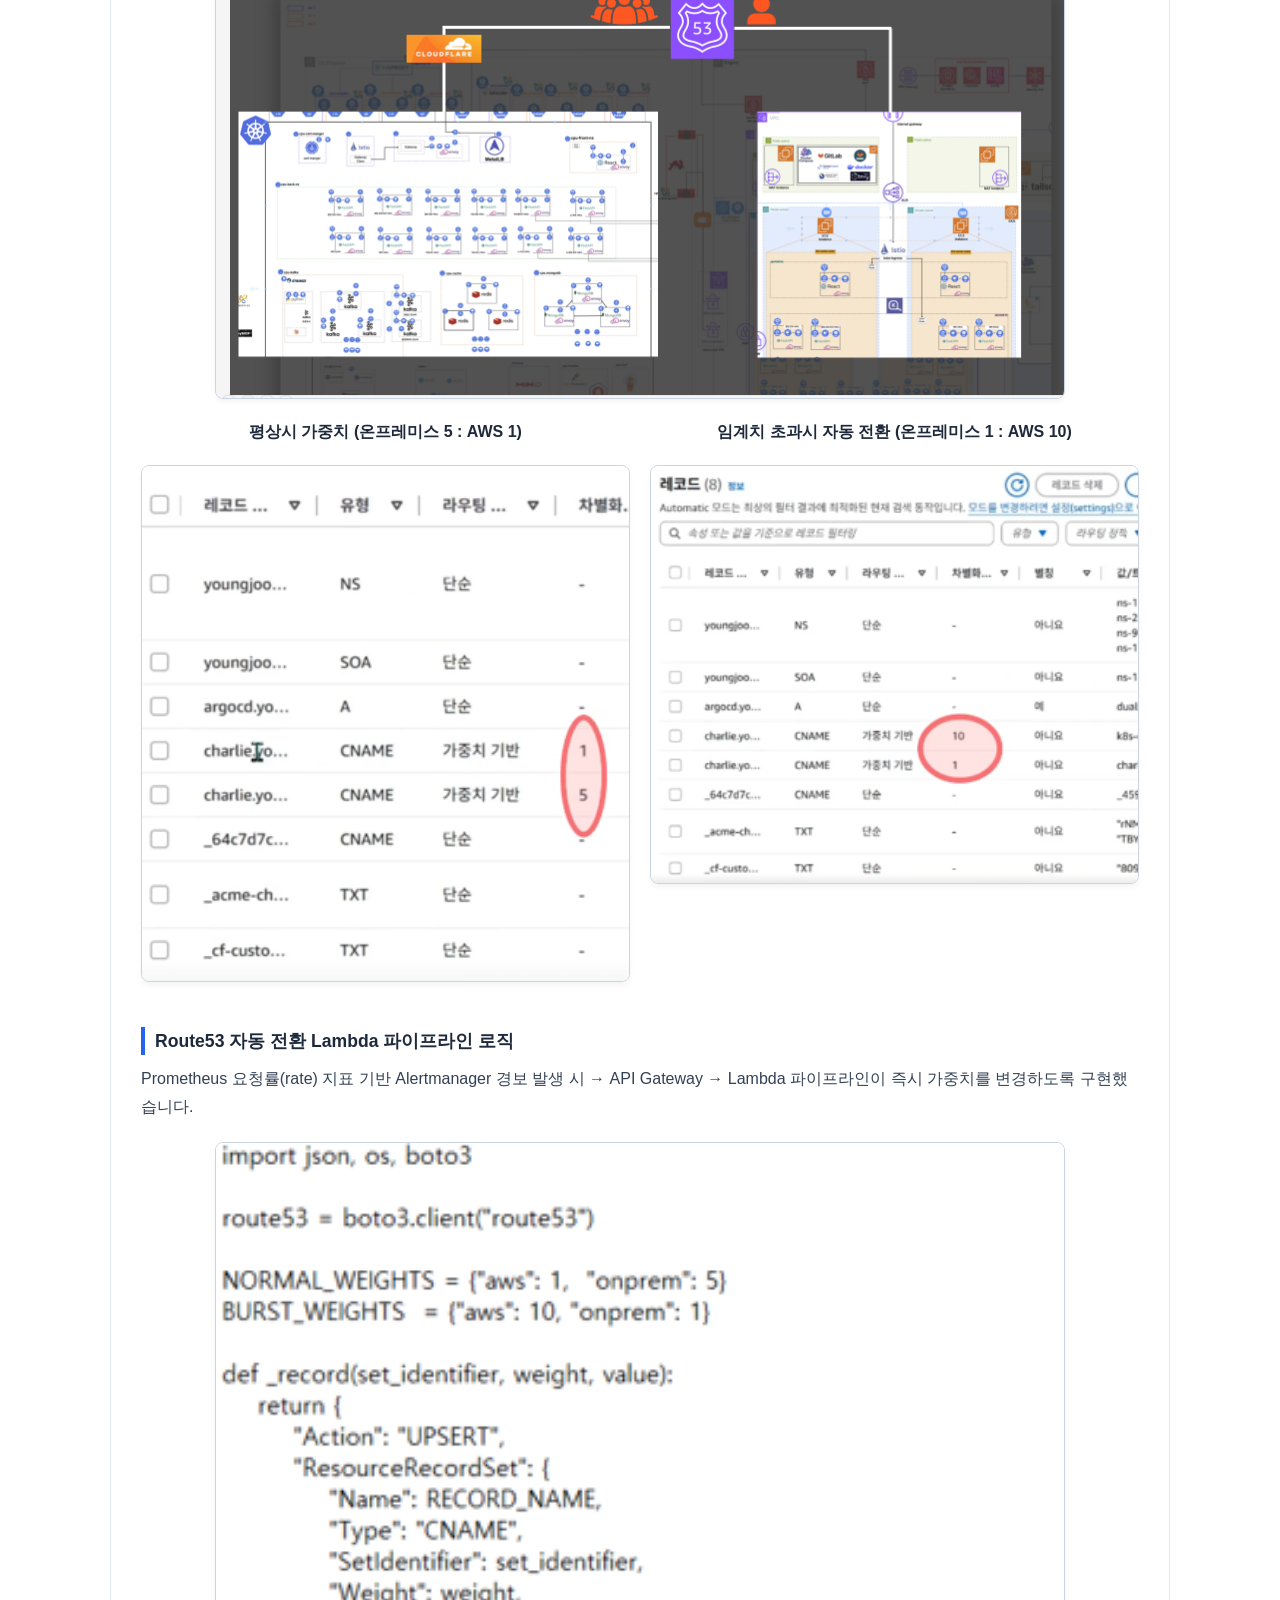
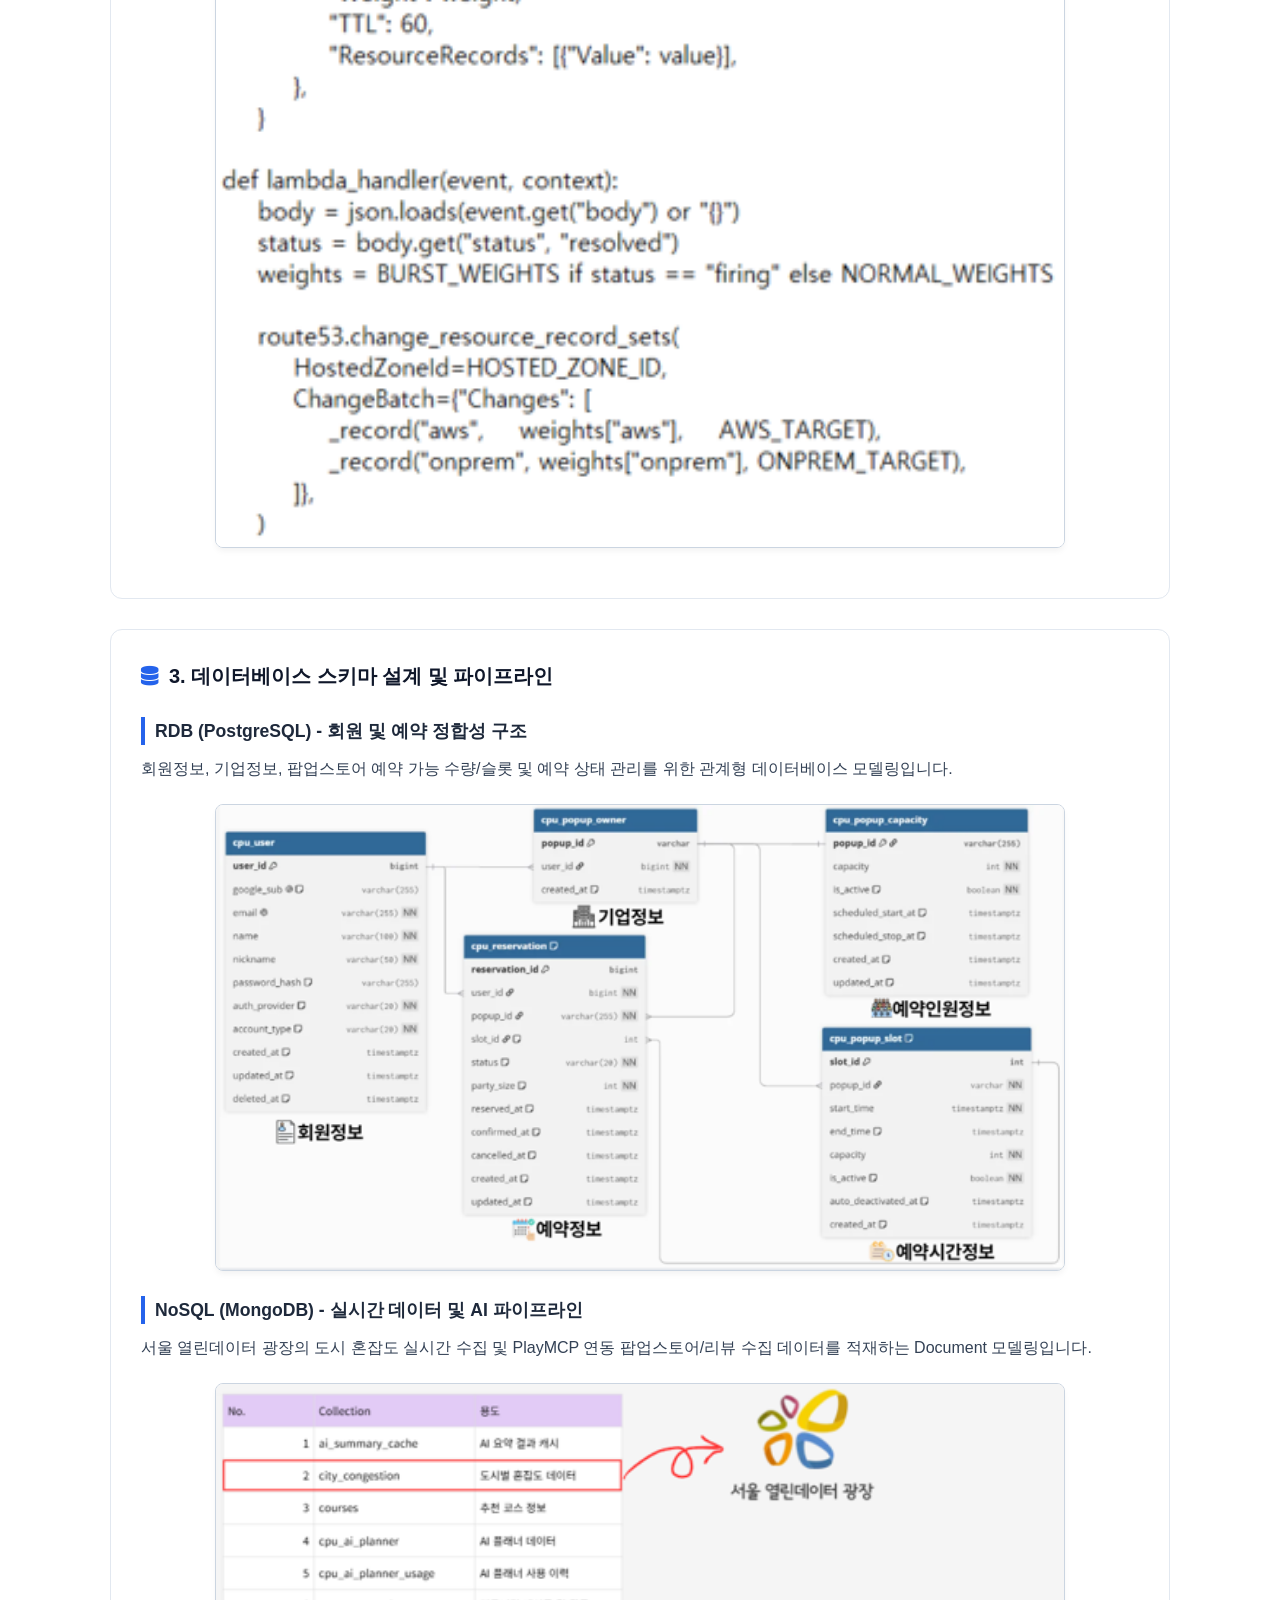
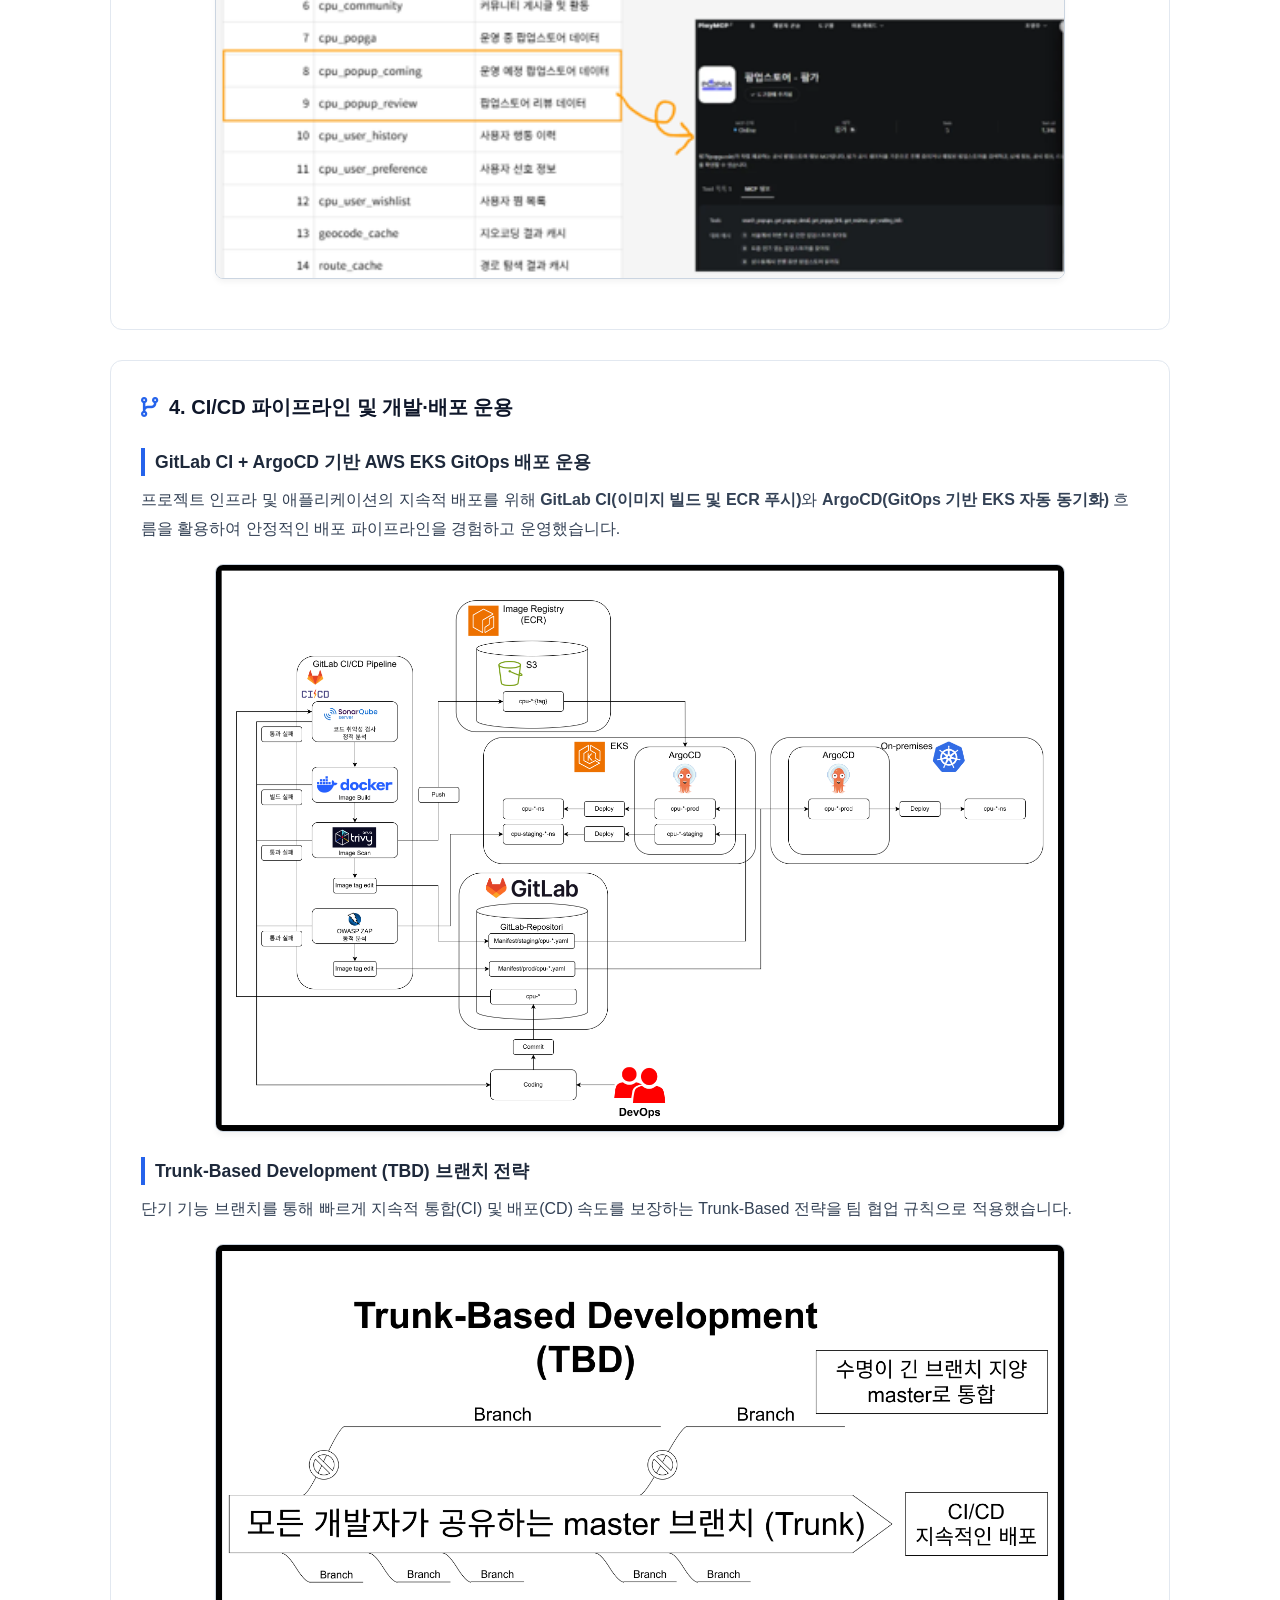
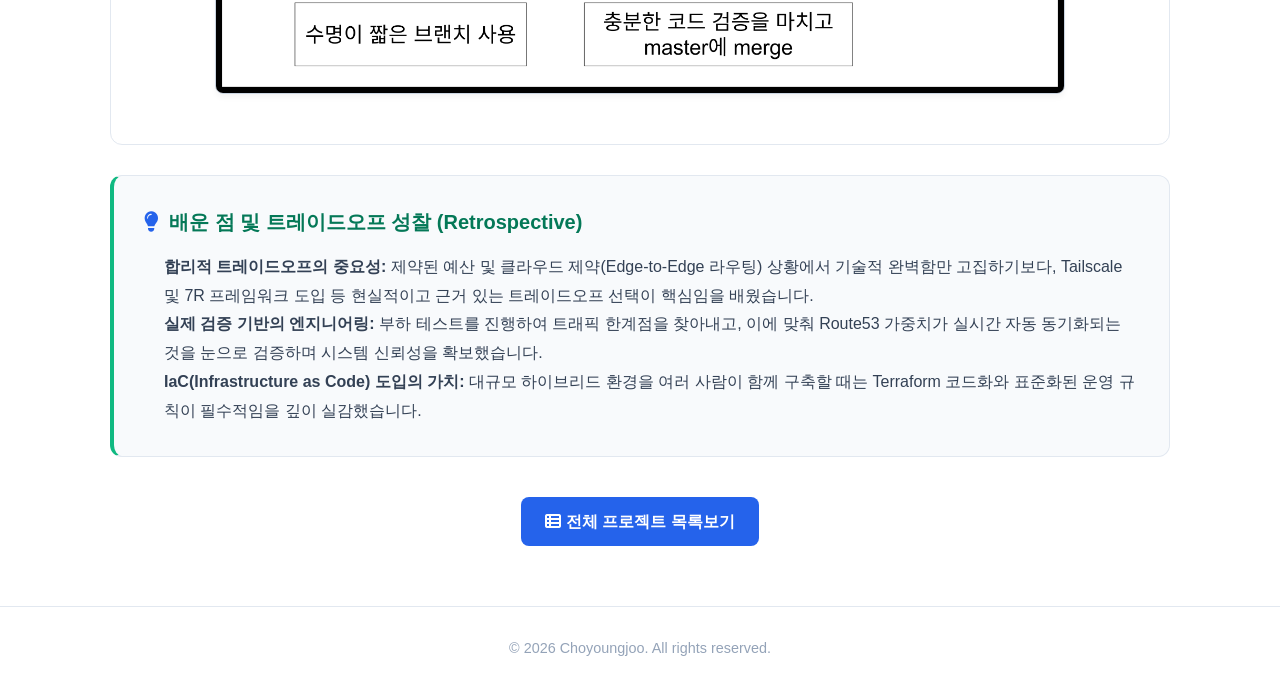
<file: projects/final_project.html>
<!DOCTYPE html>
<html lang="ko">
<head>
  <meta charset="UTF-8" />
  <meta name="viewport" content="width=device-width, initial-scale=1.0" />
  <title>팝업스토어 중개 플랫폼 - 최종 프로젝트 상세</title>
  <link rel="stylesheet" href="../style.css" />
  <link rel="stylesheet" href="https://cdnjs.cloudflare.com/ajax/libs/font-awesome/6.4.0/css/all.min.css" />
  <style>
    .detail-header {
      padding: 120px 0 40px;
      background: #f8fafc;
      border-bottom: 1px solid #e2e8f0;
    }
    .meta-info {
      display: flex;
      gap: 20px;
      flex-wrap: wrap;
      color: #64748b;
      margin-top: 15px;
      font-size: 0.95rem;
    }
    .detail-body {
      padding: 60px 0;
    }
    .content-block {
      background: #fff;
      border: 1px solid #e2e8f0;
      border-radius: 12px;
      padding: 30px;
      margin-bottom: 30px;
    }
    .content-block h3 {
      font-size: 1.25rem;
      color: #0f172a;
      margin-bottom: 15px;
      display: flex;
      align-items: center;
      gap: 10px;
    }
    .content-block h3 i {
      color: #2563eb;
    }
    .sub-title {
      font-size: 1.1rem;
      font-weight: 700;
      color: #1e293b;
      margin-top: 25px;
      margin-bottom: 10px;
      border-left: 4px solid #2563eb;
      padding-left: 10px;
    }
    .diagram-img {
      width: 100%;
      max-width: 850px;
      height: auto;
      border-radius: 8px;
      border: 1px solid #cbd5e1;
      display: block;
      margin: 20px auto;
      box-shadow: 0 4px 6px -1px rgba(0,0,0,0.05);
    }
    .tech-badge {
      display: inline-block;
      background-color: #eff6ff;
      color: #1d4ed8;
      padding: 6px 12px;
      border-radius: 6px;
      font-size: 0.85rem;
      font-weight: 600;
      margin: 3px;
    }
    .r7-grid {
      display: grid;
      grid-template-columns: repeat(auto-fit, minmax(280px, 1fr));
      gap: 15px;
      margin-top: 15px;
    }
    .r7-card {
      background: #f8fafc;
      border: 1px solid #e2e8f0;
      padding: 15px;
      border-radius: 8px;
    }
    .r7-card h4 {
      margin: 0 0 8px 0;
      color: #2563eb;
      font-size: 1rem;
    }
    .role-list, .learned-list {
      padding-left: 20px;
      line-height: 1.8;
      color: #334155;
    }
  </style>
</head>
<body>

  <!-- 헤더 -->
  <header class="header">
    <div class="container nav-container">
      <a href="../index.html" class="logo">Youngjoo<span>.dev</span></a>
      <nav class="nav">
        <ul>
          <li><a href="../index.html#projects"><i class="fas fa-arrow-left"></i> 목록으로 돌아가기</a></li>
        </ul>
      </nav>
    </div>
  </header>

  <!-- 상세 타이틀 섹션 -->
  <section class="detail-header">
    <div class="container">
      <span class="project-tag" style="background: #eff6ff; color: #1d4ed8; padding: 4px 10px; border-radius: 4px; font-size: 0.8rem; font-weight: 600;">Final Capstone Project</span>
      <h1 style="font-size: 2.2rem; color: #0f172a; margin-top: 5px;">팝업스토어 중개 플랫폼 구축 및 하이브리드 K8s 인프라 고도화</h1>
      <div class="meta-info">
        <span><i class="fas fa-user-shield"></i> <strong>역할:</strong> 팀장 / 하이브리드 인프라 설계·IaC, VPN·Route53 라우팅, 관측성(MELT) 구축, DB 설계</span>
        <span><i class="fas fa-users"></i> 팀 프로젝트 (5명)</span>
      </div>
    </div>
  </section>

  <!-- 본문 내용 -->
  <section class="detail-body">
    <div class="container">

      <!-- 기술 스택 -->
      <div class="content-block">
        <h3><i class="fas fa-tools"></i> 핵심 기술 스택 & 툴체인 (Tech Stack & Toolchain)</h3>
        <div>
          <span class="tech-badge">AWS EKS / EC2</span>
          <span class="tech-badge">Kubernetes (On-Premises)</span>
          <span class="tech-badge">Terraform (IaC)</span>
          <span class="tech-badge">Route53 / AWS Lambda</span>
          <span class="tech-badge">Site-to-Site VPN / strongSwan</span>
          <span class="tech-badge">Tailscale</span>
          <span class="tech-badge">GitLab CI / ArgoCD</span>
          <span class="tech-badge">Apache Kafka</span>
          <span class="tech-badge">Redis Sentinel</span>
          <span class="tech-badge">MongoDB / PostgreSQL</span>
          <span class="tech-badge">Prometheus / Loki / Tempo / OTel</span>
        </div>
      </div>

      <!-- 본인 담당 역할 -->
      <div class="content-block" style="background: #f0f9ff; border-color: #bae6fd;">
        <h3 style="color: #0369a1;"><i class="fas fa-user-check"></i> 담당 역할 (My Role)</h3>
        <ul class="role-list">
          <li><strong>하이브리드 인프라 설계 및 IaC:</strong> AWS 및 온프레미스 연동 구조 설계 및 Terraform 기반 자원 자동화</li>
          <li><strong>하이브리드 VPN 연결망 구축:</strong> strongSwan(IPsec) 기반 AWS Site-to-Site VPN 및 Tailscale 메시 VPN 이원화 네트워크 구축</li>
          <li><strong>AWS 관측성(MELT) 인프라 구축:</strong> Prometheus, Loki, Tempo, OpenTelemetry 기반 통합 관측 체계 구축</li>
          <li><strong>Route53 기반 가중치 트래픽 자동 전환:</strong> Alertmanager + API Gateway + AWS Lambda 기반 동적 라우팅 파이프라인 설계 및 검증</li>
          <li><strong>커스텀 도메인 노출:</strong> Cloudflare Tunnel 및 Custom Hostname 적용으로 온프레미스-AWS 간 안전한 통신 노출</li>
          <li><strong>데이터 수집 및 데이터베이스 설계:</strong> PlayMCP/서울시 열린데이터 파이프라인 연동, MongoDB 및 PostgreSQL(RDB) 스키마 설계</li>
          <li><strong>마이그레이션 전략 수립:</strong> AWS 7R 프레임워크 기반 하이브리드 전환 전략 수립</li>
        </ul>
      </div>

      <!-- 1. 마이그레이션 및 7R 전략 -->
      <div class="content-block">
        <h3><i class="fas fa-boxes"></i> 1. 온프레미스 - AWS 마이그레이션 및 7R 프레임워크 전략</h3>
        <p style="color: #475569; line-height: 1.7;">
          한정된 예산 내에서 전면 이전이 아닌, 온프레미스와 AWS를 상시 함께 활용하는 하이브리드 확장 전략을 선택했습니다. 평상시에는 온프레미스가 트래픽을 처리하고, 임계치 초과 시 AWS가 초과분을 분산 흡수합니다.
        </p>

        <div class="sub-title">온프레미스 vs AWS 스택 비교</div>
        <div style="display: flex; gap: 20px; flex-wrap: wrap; justify-content: center;">
          <div style="flex: 1; min-width: 300px; text-align: center;">
            <p style="font-weight: 700; color: #1e293b;">[온프레미스 적용 스택]</p>
            <img src="../images/char_onpre.png" alt="온프레미스 적용 스택" class="diagram-img">
          </div>
          <div style="flex: 1; min-width: 300px; text-align: center;">
            <p style="font-weight: 700; color: #1e293b;">[AWS 적용 스택]</p>
            <img src="../images/char_cloud.png" alt="AWS 적용 스택" class="diagram-img">
          </div>
        </div>

        <div class="sub-title">AWS 7R 마이그레이션 프레임워크 수립 (6개 항목 적용)</div>
        <div class="r7-grid">
          <div class="r7-card">
            <h4>(1) Retain (유지)</h4>
            <p style="font-size: 0.9rem; color: #475569; margin: 0;">리소스를 가장 많이 소비하는 DB 계층(MongoDB, Redis, Kafka)은 온프레미스에 유지하여 완전관리형 비용 부담 극복.</p>
          </div>
          <div class="r7-card">
            <h4>(2) Rehost (재배치)</h4>
            <p style="font-size: 0.9rem; color: #475569; margin: 0;">온프레미스 부하를 줄이고 장애 시 관측성을 유지하도록 모니터링 인프라(MELT)를 AWS EC2로 전체 이전.</p>
          </div>
          <div class="r7-card">
            <h4>(3) Replatform (리플랫폼)</h4>
            <p style="font-size: 0.9rem; color: #475569; margin: 0;">쿠버네티스 컨트롤플레인을 AWS EKS로, 로드밸런서를 ALB로 전환.</p>
          </div>
          <div class="r7-card">
            <h4>(4) Repurchase (재구매)</h4>
            <p style="font-size: 0.9rem; color: #475569; margin: 0;">CI/CD를 Jenkins → GitLab, 레지스트리를 Harbor → ECR로 전환 및 형상 관리 고도화.</p>
          </div>
          <div class="r7-card">
            <h4>(5) Refactor (리팩토링)</h4>
            <p style="font-size: 0.9rem; color: #475569; margin: 0;">하이브리드 연결점(VPN/Route53) 신설, Karpenter 오토스케일링 및 보안 도구 도입.</p>
          </div>
          <div class="r7-card">
            <h4>(6) Retire (폐기)</h4>
            <p style="font-size: 0.9rem; color: #475569; margin: 0;">Grafana 대시보드 대신 이상징후 탐지용 자체 대시보드로 대체.</p>
          </div>
        </div>
      </div>

      <!-- 2. 하이브리드 아키텍처 및 연결점 -->
      <div class="content-block">
        <h3><i class="fas fa-network-wired"></i> 2. 하이브리드 인프라 연결점 (VPN & Route53)</h3>

        <div class="sub-title">하이브리드 전체 구성도</div>
        <img src="../images/char_hybrid.png" alt="하이브리드 아키텍처 구성도" class="diagram-img">

        <!-- 2-1 VPN -->
        <div class="sub-title">2-1. 이원화 VPN 네트워크 (Site-to-Site VPN & Tailscale)</div>
        <p style="color: #334155; line-height: 1.8;">
          AWS의 Edge-to-Edge 라우팅 제한 문제를 해결하기 위해 네트워크 용도에 따라 두 개의 VPN 경로로 이원화했습니다.
        </p>
        <img src="../images/char_vpn.png" alt="이원화 VPN 구성" class="diagram-img">
        <ul style="list-style: disc; padding-left: 20px; color: #475569; line-height: 1.8;">
          <li><strong>DB 및 데이터 통로:</strong> AWS Site-to-Site VPN(IPsec)과 온프레미스 strongSwan 연동 (보안 및 데이터 안정성 확보)</li>
          <li><strong>모니터링 수집 통로:</strong> VPC 간 피어링 시 모니터링 트래픽 전달 한계를 극복하기 위해 비용 효율적인 Tailscale 메시 VPN 채택</li>
          <li><strong>대역 분리:</strong> AWS VPC1(10.1.0.0/16)과 VPC2(10.2.0.0/16) 대역을 완전 분리하여 트래픽 혼선 방지</li>
        </ul>

        <!-- 2-2 Route53 -->
        <div class="sub-title">2-2. Route53 기반 트래픽 동적 가중치 라우팅</div>
        <p style="color: #334155; line-height: 1.8;">
          단일 진입점으로 Route53 가중치 라우팅을 적용하여 부하 상황에 따라 트래픽 비율을 자동으로 제어하도록 구축했습니다.
        </p>
        <img src="../images/char_route53.png" alt="Route53 가중치 라우팅 개요" class="diagram-img">

        <div style="display: flex; gap: 20px; flex-wrap: wrap; margin-top: 15px;">
          <div style="flex: 1; min-width: 280px; text-align: center;">
            <p style="font-weight: 700; color: #1e293b;">평상시 가중치 (온프레미스 5 : AWS 1)</p>
            <img src="../images/char_route53_1_5.png" alt="평상시 Route53 가중치 1:5" class="diagram-img">
          </div>
          <div style="flex: 1; min-width: 280px; text-align: center;">
            <p style="font-weight: 700; color: #1e293b;">임계치 초과시 자동 전환 (온프레미스 1 : AWS 10)</p>
            <img src="../images/char_route53_10_1.png" alt="임계치 초과시 Route53 가중치 10:1" class="diagram-img">
          </div>
        </div>

        <div class="sub-title">Route53 자동 전환 Lambda 파이프라인 로직</div>
        <p style="color: #334155; line-height: 1.8;">
          Prometheus 요청률(rate) 지표 기반 Alertmanager 경보 발생 시 → API Gateway → Lambda 파이프라인이 즉시 가중치를 변경하도록 구현했습니다.
        </p>
        <img src="../images/char_lambda_route53.png" alt="Route53 가중치 자동 전환 람다 코드" class="diagram-img">
      </div>

      <!-- 3. 데이터베이스 설계 및 수집 파이프라인 -->
      <div class="content-block">
        <h3><i class="fas fa-database"></i> 3. 데이터베이스 스키마 설계 및 파이프라인</h3>

        <div class="sub-title">RDB (PostgreSQL) - 회원 및 예약 정합성 구조</div>
        <p style="color: #334155; line-height: 1.8;">
          회원정보, 기업정보, 팝업스토어 예약 가능 수량/슬롯 및 예약 상태 관리를 위한 관계형 데이터베이스 모델링입니다.
        </p>
        <img src="../images/char_rdb.png" alt="PostgreSQL RDB 스키마 구조" class="diagram-img">

        <div class="sub-title">NoSQL (MongoDB) - 실시간 데이터 및 AI 파이프라인</div>
        <p style="color: #334155; line-height: 1.8;">
          서울 열린데이터 광장의 도시 혼잡도 실시간 수집 및 PlayMCP 연동 팝업스토어/리뷰 수집 데이터를 적재하는 Document 모델링입니다.
        </p>
        <img src="../images/char_nosql.png" alt="MongoDB NoSQL 데이터 구조" class="diagram-img">
      </div>

      <!-- 4. CI/CD 파이프라인 및 브랜치 전략 -->
      <div class="content-block">
        <h3><i class="fas fa-code-branch"></i> 4. CI/CD 파이프라인 및 개발·배포 운용</h3>

        <div class="sub-title">GitLab CI + ArgoCD 기반 AWS EKS GitOps 배포 운용</div>
        <p style="color: #334155; line-height: 1.8;">
          프로젝트 인프라 및 애플리케이션의 지속적 배포를 위해 <strong>GitLab CI(이미지 빌드 및 ECR 푸시)</strong>와 <strong>ArgoCD(GitOps 기반 EKS 자동 동기화)</strong> 흐름을 활용하여 안정적인 배포 파이프라인을 경험하고 운영했습니다.
        </p>
        <img src="../images/gitlab.png" alt="GitLab AWS 파이프라인" class="diagram-img">

        <div class="sub-title">Trunk-Based Development (TBD) 브랜치 전략</div>
        <p style="color: #334155; line-height: 1.8;">
          단기 기능 브랜치를 통해 빠르게 지속적 통합(CI) 및 배포(CD) 속도를 보장하는 Trunk-Based 전략을 팀 협업 규칙으로 적용했습니다.
        </p>
        <img src="../images/trunk.png" alt="Trunk-Based Development 브랜치 전략" class="diagram-img">
      </div>

      <!-- 5. 깨달은 점 -->
      <div class="content-block" style="background: #f8fafc; border-left: 4px solid #10b981;">
        <h3 style="color: #047857;"><i class="fas fa-lightbulb"></i> 배운 점 및 트레이드오프 성찰 (Retrospective)</h3>
        <ul class="learned-list">
          <li><strong>합리적 트레이드오프의 중요성:</strong> 제약된 예산 및 클라우드 제약(Edge-to-Edge 라우팅) 상황에서 기술적 완벽함만 고집하기보다, Tailscale 및 7R 프레임워크 도입 등 현실적이고 근거 있는 트레이드오프 선택이 핵심임을 배웠습니다.</li>
          <li><strong>실제 검증 기반의 엔지니어링:</strong> 부하 테스트를 진행하여 트래픽 한계점을 찾아내고, 이에 맞춰 Route53 가중치가 실시간 자동 동기화되는 것을 눈으로 검증하며 시스템 신뢰성을 확보했습니다.</li>
          <li><strong>IaC(Infrastructure as Code) 도입의 가치:</strong> 대규모 하이브리드 환경을 여러 사람이 함께 구축할 때는 Terraform 코드화와 표준화된 운영 규칙이 필수적임을 깊이 실감했습니다.</li>
        </ul>
      </div>

      <!-- 하단 버튼 -->
      <div style="text-align: center; margin-top: 40px;">
        <a href="../index.html#projects" class="btn primary-btn" style="background: #2563eb; color: #fff; padding: 12px 24px; border-radius: 8px; text-decoration: none; font-weight: 600; display: inline-block;">
          <i class="fas fa-th-list"></i> 전체 프로젝트 목록보기
        </a>
      </div>

    </div>
  </section>

  <!-- 푸터 -->
  <footer class="footer">
    <div class="container text-center">
      <p>&copy; 2026 Choyoungjoo. All rights reserved.</p>
    </div>
  </footer>

</body>
</html>
</file>
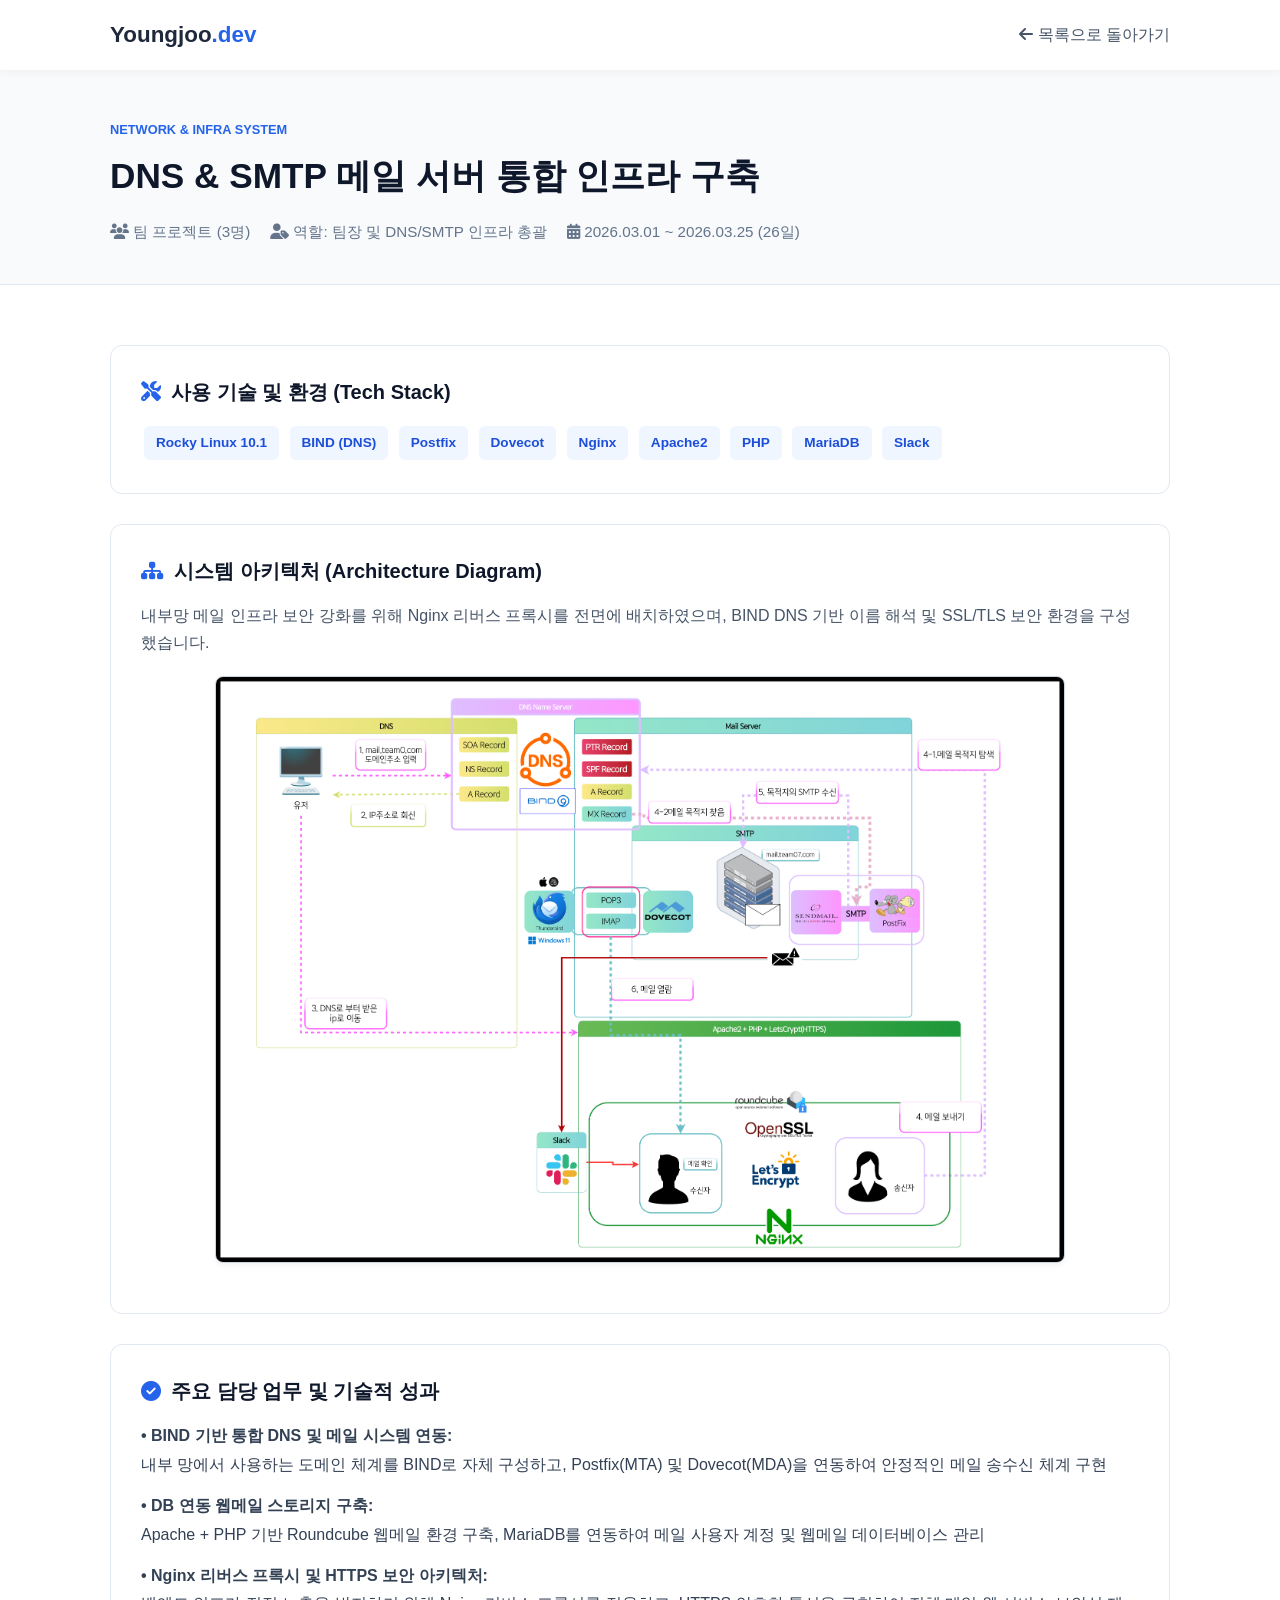
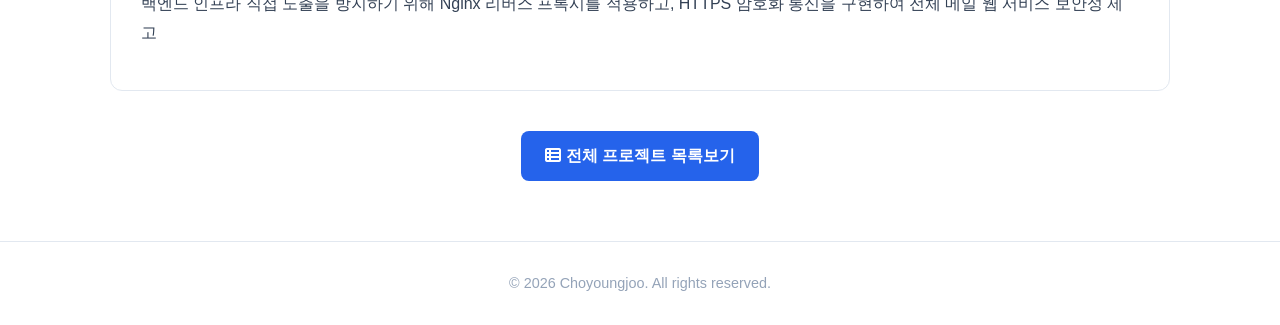
<file: projects/project1.html>
<!DOCTYPE html>
<html lang="ko">
<head>
  <meta charset="UTF-8" />
  <meta name="viewport" content="width=device-width, initial-scale=1.0" />
  <title>DNS & SMTP 구성 - 프로젝트 상세</title>
  <link rel="stylesheet" href="../style.css" />
  <link rel="stylesheet" href="https://cdnjs.cloudflare.com/ajax/libs/font-awesome/6.4.0/css/all.min.css" />
  <style>
    /* 상세 페이지 전용 추가 스타일 */
    .detail-header {
      padding: 120px 0 40px;
      background: #f8fafc;
      border-bottom: 1px solid #e2e8f0;
    }
    .meta-info {
      display: flex;
      gap: 20px;
      flex-wrap: wrap;
      color: #64748b;
      margin-top: 15px;
      font-size: 0.95rem;
    }
    .detail-body {
      padding: 60px 0;
    }
    .content-block {
      background: #fff;
      border: 1px solid #e2e8f0;
      border-radius: 12px;
      padding: 30px;
      margin-bottom: 30px;
    }
    .content-block h3 {
      font-size: 1.25rem;
      color: #0f172a;
      margin-bottom: 15px;
      display: flex;
      align-items: center;
      gap: 10px;
    }
    .content-block h3 i {
      color: #2563eb;
    }
    .diagram-img {
      width: 100%;
      max-width: 850px;
      height: auto;
      border-radius: 8px;
      border: 1px solid #cbd5e1;
      display: block;
      margin: 20px auto;
      box-shadow: 0 4px 6px -1px rgba(0,0,0,0.05);
    }
    .tech-badge {
      display: inline-block;
      background-color: #eff6ff;
      color: #1d4ed8;
      padding: 6px 12px;
      border-radius: 6px;
      font-size: 0.85rem;
      font-weight: 600;
      margin: 3px;
    }
  </style>
</head>
<body>

  <!-- 헤더 -->
  <header class="header">
    <div class="container nav-container">
      <a href="../index.html" class="logo">Youngjoo<span>.dev</span></a>
      <nav class="nav">
        <ul>
          <li><a href="../index.html#projects"><i class="fas fa-arrow-left"></i> 목록으로 돌아가기</a></li>
        </ul>
      </nav>
    </div>
  </header>

  <!-- 상세 타이틀 섹션 -->
  <section class="detail-header">
    <div class="container">
      <span class="project-tag">Network & Infra System</span>
      <h1 style="font-size: 2.2rem; color: #0f172a; margin-top: 5px;">DNS & SMTP 메일 서버 통합 인프라 구축</h1>
      <div class="meta-info">
        <span><i class="fas fa-users"></i> 팀 프로젝트 (3명)</span>
        <span><i class="fas fa-user-tag"></i> 역할: 팀장 및 DNS/SMTP 인프라 총괄</span>
        <span><i class="fas fa-calendar-alt"></i> 2026.03.01 ~ 2026.03.25 (26일)</span>
      </div>
    </div>
  </section>

  <!-- 본문 내용 -->
  <section class="detail-body">
    <div class="container">

      <!-- 기술 스택 -->
      <div class="content-block">
        <h3><i class="fas fa-tools"></i> 사용 기술 및 환경 (Tech Stack)</h3>
        <div>
          <span class="tech-badge">Rocky Linux 10.1</span>
          <span class="tech-badge">BIND (DNS)</span>
          <span class="tech-badge">Postfix</span>
          <span class="tech-badge">Dovecot</span>
          <span class="tech-badge">Nginx</span>
          <span class="tech-badge">Apache2</span>
          <span class="tech-badge">PHP</span>
          <span class="tech-badge">MariaDB</span>
          <span class="tech-badge">Slack</span>
        </div>
      </div>

      <!-- 시스템 아키텍처 및 이미지 -->
      <div class="content-block">
        <h3><i class="fas fa-sitemap"></i> 시스템 아키텍처 (Architecture Diagram)</h3>
        <p style="color: #475569; line-height: 1.7;">
          내부망 메일 인프라 보안 강화를 위해 Nginx 리버스 프록시를 전면에 배치하였으며, BIND DNS 기반 이름 해석 및 SSL/TLS 보안 환경을 구성했습니다.
        </p>
        <!-- 이미지가 들어가는 위치 -->
        <img src="../images/DNS_SMTP_drowio.png" alt="DNS & SMTP 아키텍처 다이어그램" class="diagram-img">
      </div>

      <!-- 주요 성과 및 담당 업무 상세 -->
      <div class="content-block">
        <h3><i class="fas fa-check-circle"></i> 주요 담당 업무 및 기술적 성과</h3>
        <ul style="list-style: none; padding-left: 0; line-height: 1.8; color: #334155;">
          <li style="margin-bottom: 12px;">
            <strong>• BIND 기반 통합 DNS 및 메일 시스템 연동:</strong><br>
            내부 망에서 사용하는 도메인 체계를 BIND로 자체 구성하고, Postfix(MTA) 및 Dovecot(MDA)을 연동하여 안정적인 메일 송수신 체계 구현
          </li>
          <li style="margin-bottom: 12px;">
            <strong>• DB 연동 웹메일 스토리지 구축:</strong><br>
            Apache + PHP 기반 Roundcube 웹메일 환경 구축, MariaDB를 연동하여 메일 사용자 계정 및 웹메일 데이터베이스 관리
          </li>
          <li style="margin-bottom: 12px;">
            <strong>• Nginx 리버스 프록시 및 HTTPS 보안 아키텍처:</strong><br>
            백엔드 인프라 직접 노출을 방지하기 위해 Nginx 리버스 프록시를 적용하고, HTTPS 암호화 통신을 구현하여 전체 메일 웹 서비스 보안성 제고
          </li>
        </ul>
      </div>

      <!-- 하단 뒤로가기 버튼 -->
      <div style="text-align: center; margin-top: 40px;">
        <a href="../index.html#projects" class="btn primary-btn"><i class="fas fa-th-list"></i> 전체 프로젝트 목록보기</a>
      </div>

    </div>
  </section>

  <!-- 푸터 -->
  <footer class="footer">
    <div class="container text-center">
      <p>&copy; 2026 Choyoungjoo. All rights reserved.</p>
    </div>
  </footer>

</body>
</html>
</file>
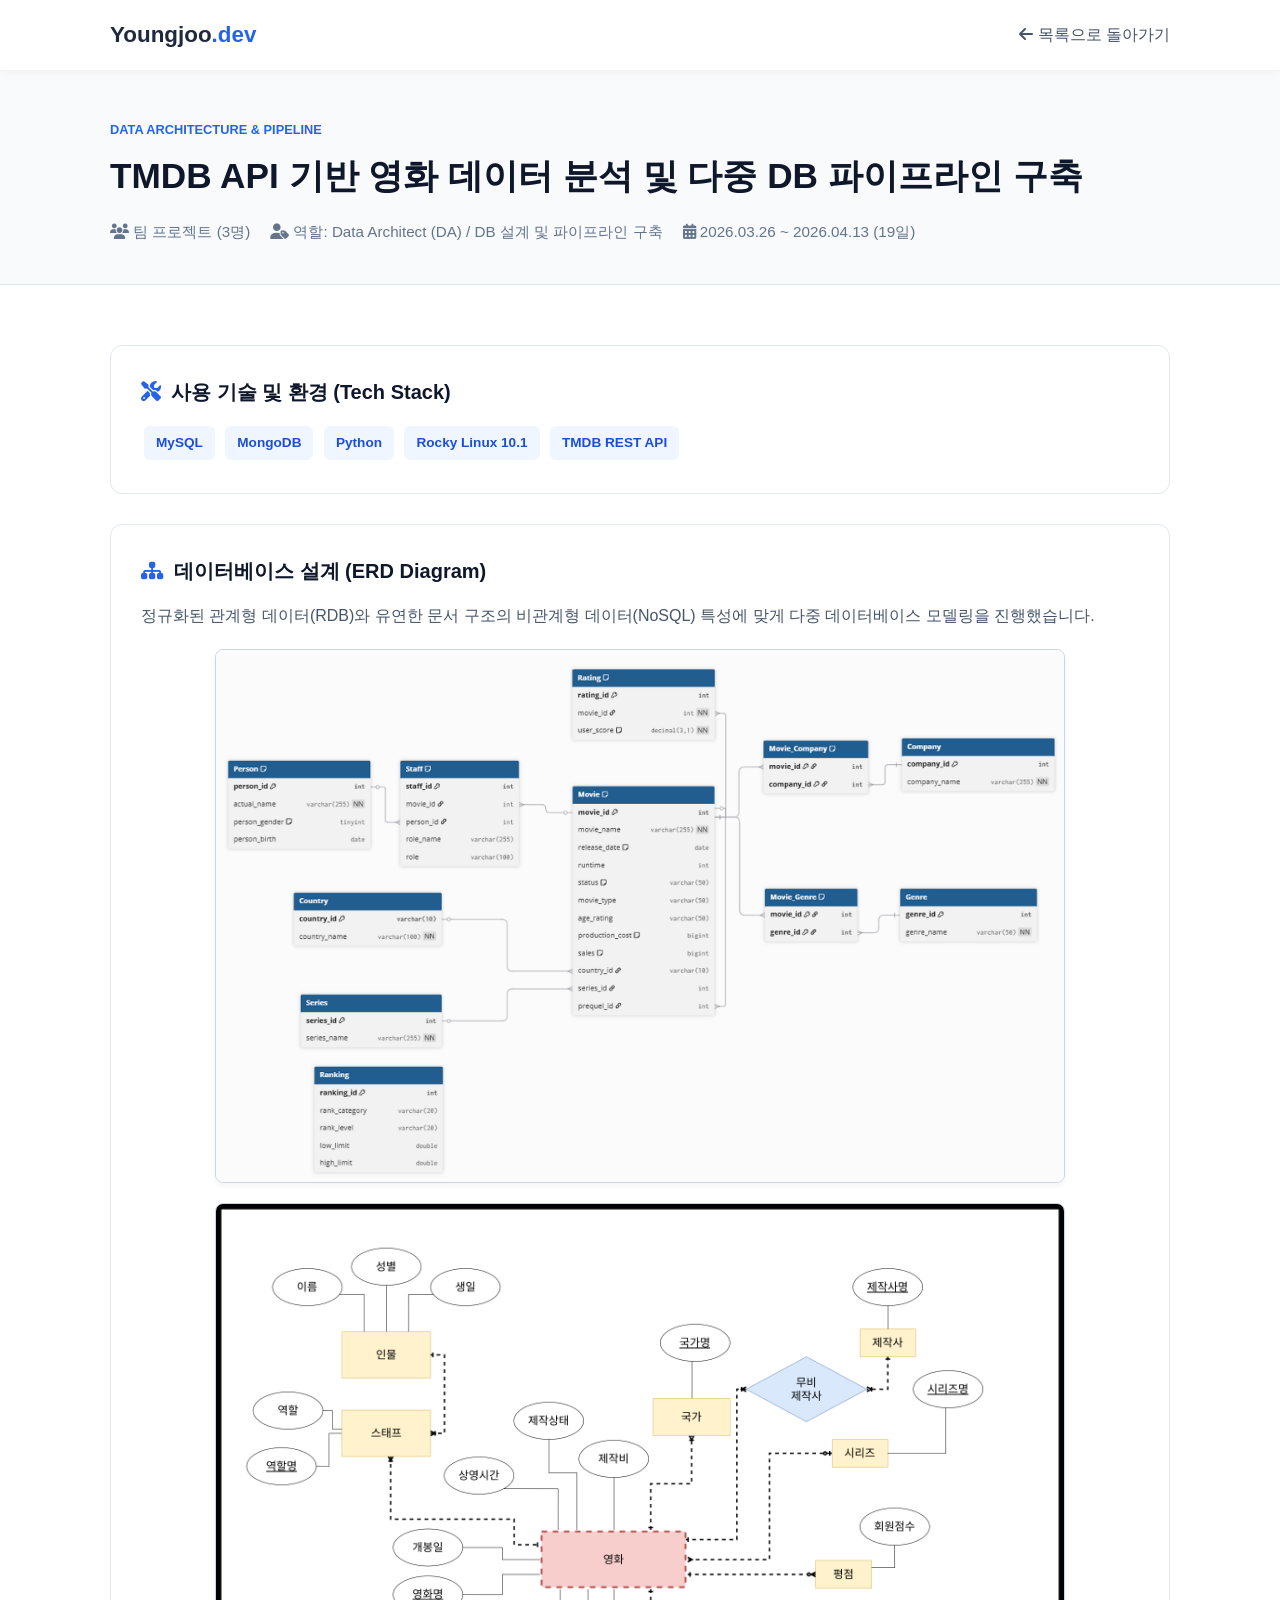
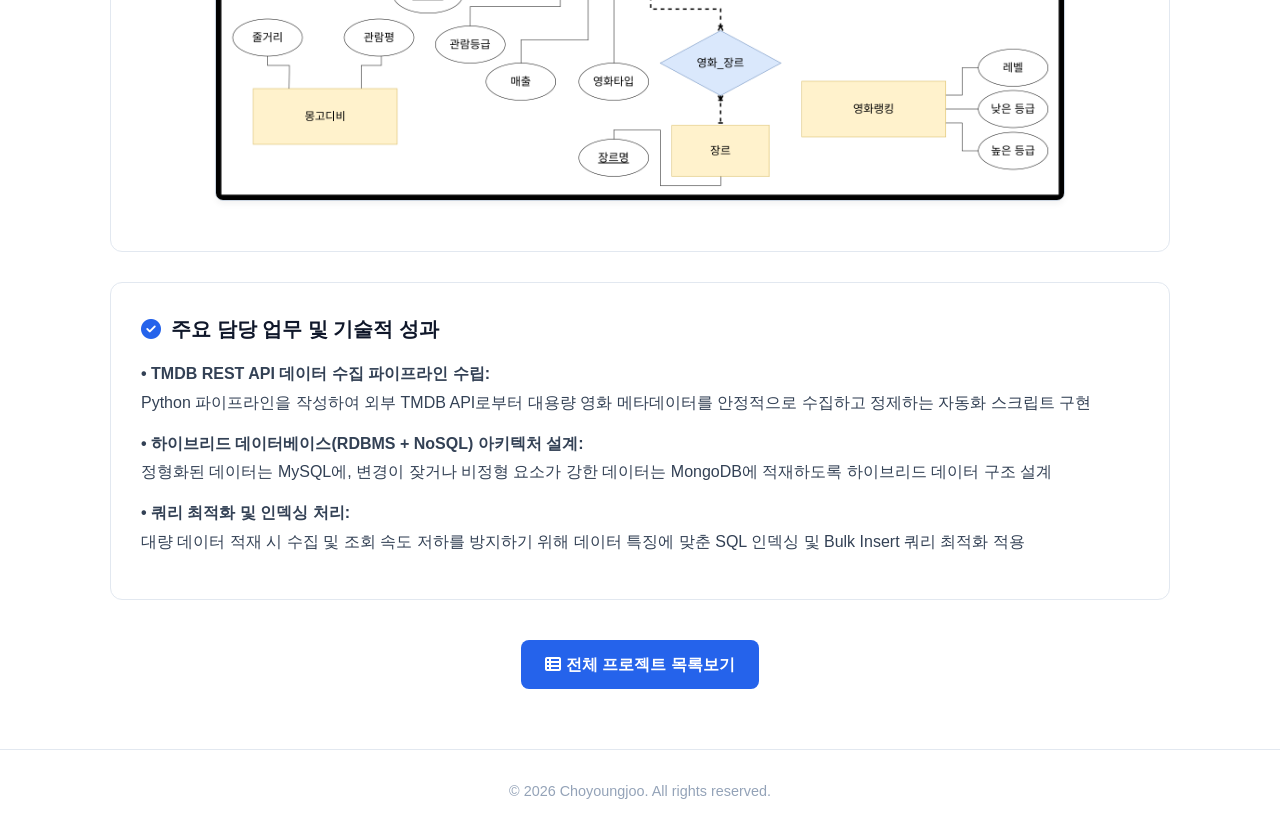
<file: projects/project2.html>
<!DOCTYPE html>
<html lang="ko">
<head>
  <meta charset="UTF-8" />
  <meta name="viewport" content="width=device-width, initial-scale=1.0" />
  <title>TMDB API 기반 영화 데이터 분석 - 프로젝트 상세</title>
  <link rel="stylesheet" href="../style.css" />
  <link rel="stylesheet" href="https://cdnjs.cloudflare.com/ajax/libs/font-awesome/6.4.0/css/all.min.css" />
  <style>
    .detail-header {
      padding: 120px 0 40px;
      background: #f8fafc;
      border-bottom: 1px solid #e2e8f0;
    }
    .meta-info {
      display: flex;
      gap: 20px;
      flex-wrap: wrap;
      color: #64748b;
      margin-top: 15px;
      font-size: 0.95rem;
    }
    .detail-body {
      padding: 60px 0;
    }
    .content-block {
      background: #fff;
      border: 1px solid #e2e8f0;
      border-radius: 12px;
      padding: 30px;
      margin-bottom: 30px;
    }
    .content-block h3 {
      font-size: 1.25rem;
      color: #0f172a;
      margin-bottom: 15px;
      display: flex;
      align-items: center;
      gap: 10px;
    }
    .content-block h3 i {
      color: #2563eb;
    }
    .diagram-img {
      width: 100%;
      max-width: 850px;
      height: auto;
      border-radius: 8px;
      border: 1px solid #cbd5e1;
      display: block;
      margin: 20px auto;
      box-shadow: 0 4px 6px -1px rgba(0,0,0,0.05);
    }
    .tech-badge {
      display: inline-block;
      background-color: #eff6ff;
      color: #1d4ed8;
      padding: 6px 12px;
      border-radius: 6px;
      font-size: 0.85rem;
      font-weight: 600;
      margin: 3px;
    }
  </style>
</head>
<body>

  <!-- 헤더 -->
  <header class="header">
    <div class="container nav-container">
      <a href="../index.html" class="logo">Youngjoo<span>.dev</span></a>
      <nav class="nav">
        <ul>
          <li><a href="../index.html#projects"><i class="fas fa-arrow-left"></i> 목록으로 돌아가기</a></li>
        </ul>
      </nav>
    </div>
  </header>

  <!-- 상세 타이틀 섹션 -->
  <section class="detail-header">
    <div class="container">
      <span class="project-tag">Data Architecture & Pipeline</span>
      <h1 style="font-size: 2.2rem; color: #0f172a; margin-top: 5px;">TMDB API 기반 영화 데이터 분석 및 다중 DB 파이프라인 구축</h1>
      <div class="meta-info">
        <span><i class="fas fa-users"></i> 팀 프로젝트 (3명)</span>
        <span><i class="fas fa-user-tag"></i> 역할: Data Architect (DA) / DB 설계 및 파이프라인 구축</span>
        <span><i class="fas fa-calendar-alt"></i> 2026.03.26 ~ 2026.04.13 (19일)</span>
      </div>
    </div>
  </section>

  <!-- 본문 내용 -->
  <section class="detail-body">
    <div class="container">

      <!-- 기술 스택 -->
      <div class="content-block">
        <h3><i class="fas fa-tools"></i> 사용 기술 및 환경 (Tech Stack)</h3>
        <div>
          <span class="tech-badge">MySQL</span>
          <span class="tech-badge">MongoDB</span>
          <span class="tech-badge">Python</span>
          <span class="tech-badge">Rocky Linux 10.1</span>
          <span class="tech-badge">TMDB REST API</span>
        </div>
      </div>

      <!-- ERD 및 데이터베이스 설계 다이어그램 -->
      <div class="content-block">
        <h3><i class="fas fa-sitemap"></i> 데이터베이스 설계 (ERD Diagram)</h3>
        <p style="color: #475569; line-height: 1.7;">
          정규화된 관계형 데이터(RDB)와 유연한 문서 구조의 비관계형 데이터(NoSQL) 특성에 맞게 다중 데이터베이스 모델링을 진행했습니다.
        </p>
        <img src="../images/RDB_erd.png" alt="RDB ERD 다이어그램" class="diagram-img">
        <img src="../images/RDB_er.png" alt="RDB 상세 설계도" class="diagram-img">
      </div>

      <!-- 주요 담당 업무 및 기술적 성과 -->
      <div class="content-block">
        <h3><i class="fas fa-check-circle"></i> 주요 담당 업무 및 기술적 성과</h3>
        <ul style="list-style: none; padding-left: 0; line-height: 1.8; color: #334155;">
          <li style="margin-bottom: 12px;">
            <strong>• TMDB REST API 데이터 수집 파이프라인 수립:</strong><br>
            Python 파이프라인을 작성하여 외부 TMDB API로부터 대용량 영화 메타데이터를 안정적으로 수집하고 정제하는 자동화 스크립트 구현
          </li>
          <li style="margin-bottom: 12px;">
            <strong>• 하이브리드 데이터베이스(RDBMS + NoSQL) 아키텍처 설계:</strong><br>
            정형화된 데이터는 MySQL에, 변경이 잦거나 비정형 요소가 강한 데이터는 MongoDB에 적재하도록 하이브리드 데이터 구조 설계
          </li>
          <li style="margin-bottom: 12px;">
            <strong>• 쿼리 최적화 및 인덱싱 처리:</strong><br>
            대량 데이터 적재 시 수집 및 조회 속도 저하를 방지하기 위해 데이터 특징에 맞춘 SQL 인덱싱 및 Bulk Insert 쿼리 최적화 적용
          </li>
        </ul>
      </div>

      <!-- 하단 뒤로가기 버튼 -->
      <div style="text-align: center; margin-top: 40px;">
        <a href="../index.html#projects" class="btn primary-btn"><i class="fas fa-th-list"></i> 전체 프로젝트 목록보기</a>
      </div>

    </div>
  </section>

  <!-- 푸터 -->
  <footer class="footer">
    <div class="container text-center">
      <p>&copy; 2026 Choyoungjoo. All rights reserved.</p>
    </div>
  </footer>

</body>
</html>
</file>
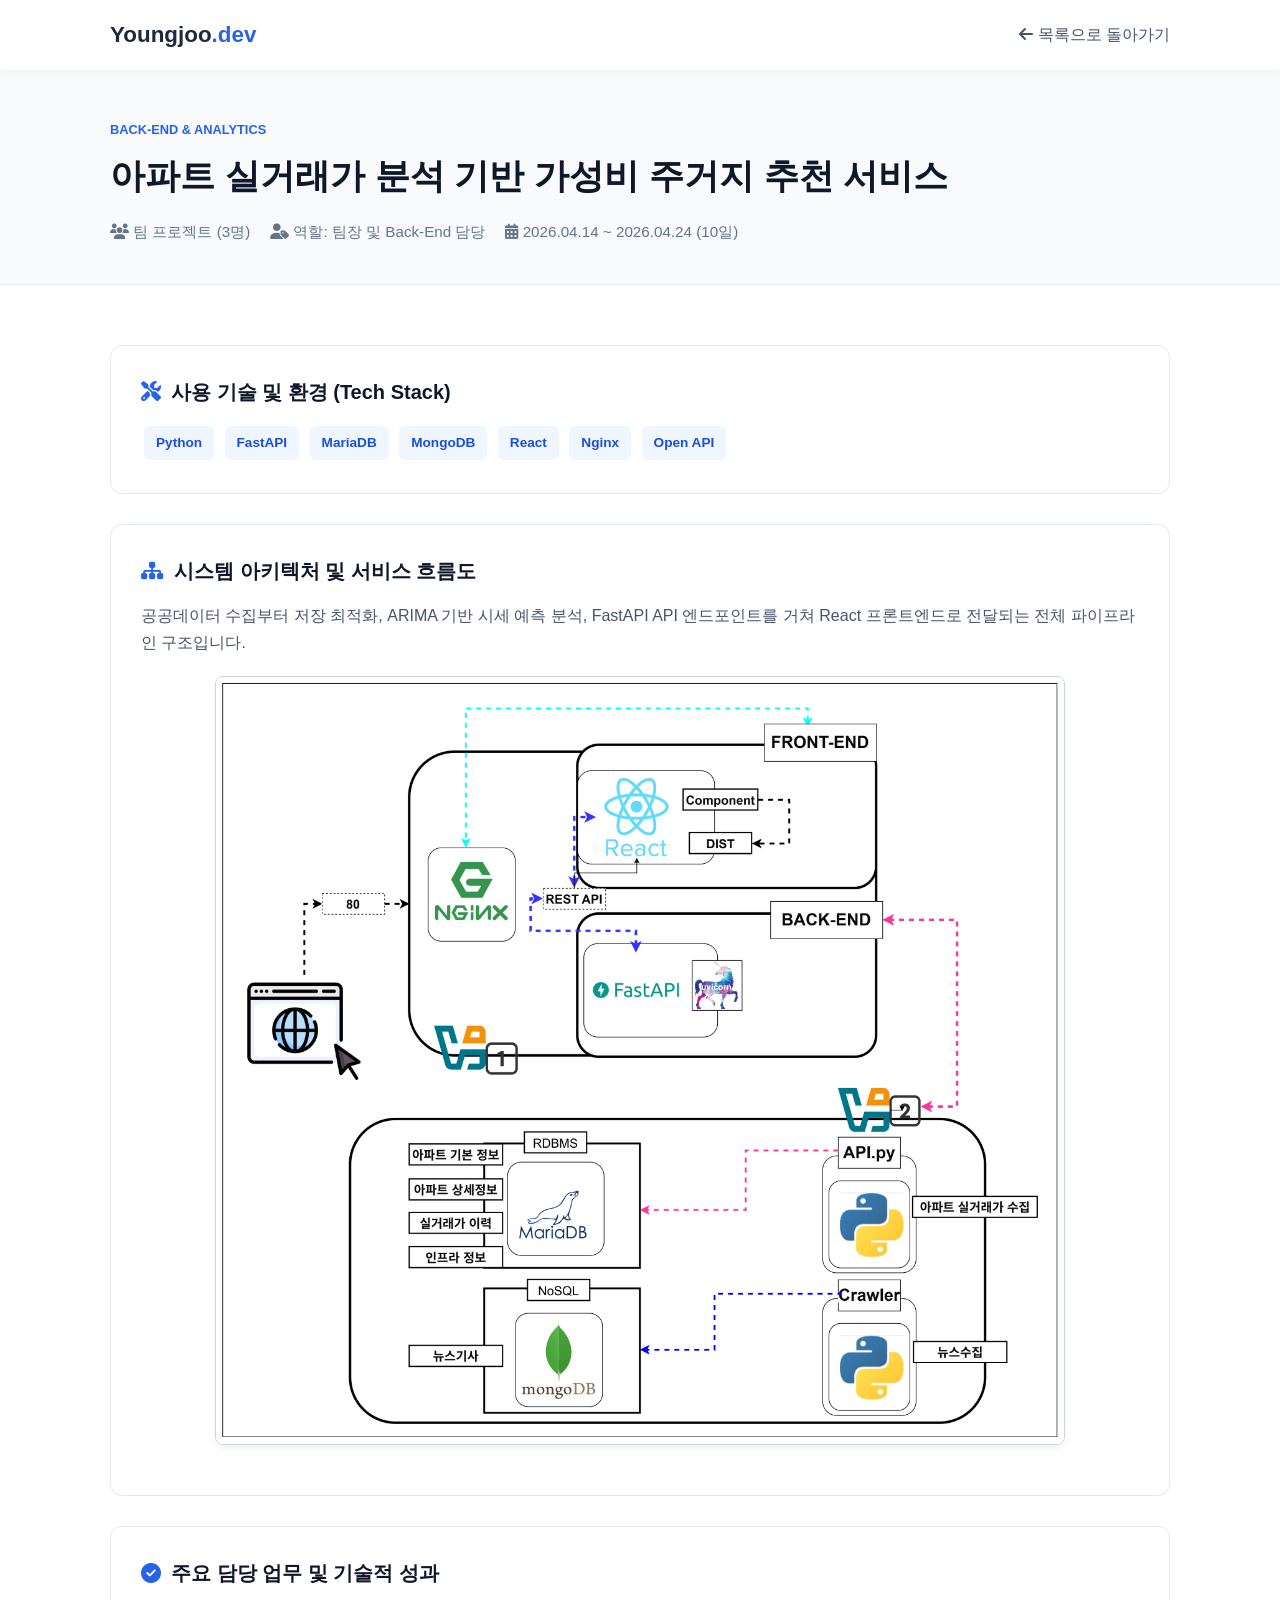
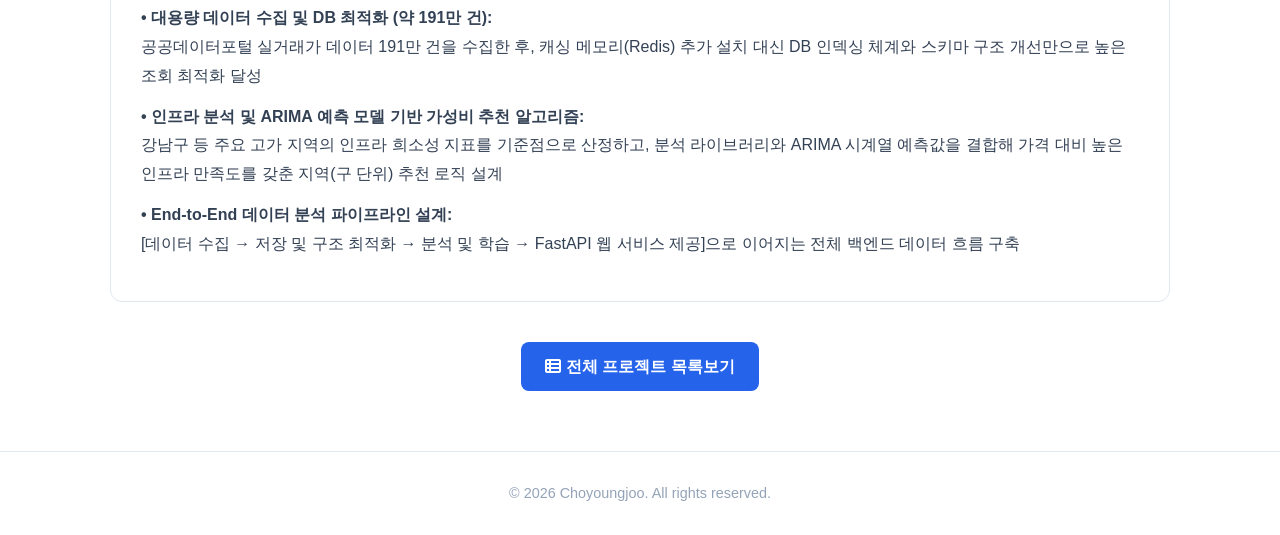
<file: projects/project3.html>
<!DOCTYPE html>
<html lang="ko">
<head>
  <meta charset="UTF-8" />
  <meta name="viewport" content="width=device-width, initial-scale=1.0" />
  <title>가성비 주거지 추천 서비스 - 프로젝트 상세</title>
  <link rel="stylesheet" href="../style.css" />
  <link rel="stylesheet" href="https://cdnjs.cloudflare.com/ajax/libs/font-awesome/6.4.0/css/all.min.css" />
  <style>
    .detail-header {
      padding: 120px 0 40px;
      background: #f8fafc;
      border-bottom: 1px solid #e2e8f0;
    }
    .meta-info {
      display: flex;
      gap: 20px;
      flex-wrap: wrap;
      color: #64748b;
      margin-top: 15px;
      font-size: 0.95rem;
    }
    .detail-body {
      padding: 60px 0;
    }
    .content-block {
      background: #fff;
      border: 1px solid #e2e8f0;
      border-radius: 12px;
      padding: 30px;
      margin-bottom: 30px;
    }
    .content-block h3 {
      font-size: 1.25rem;
      color: #0f172a;
      margin-bottom: 15px;
      display: flex;
      align-items: center;
      gap: 10px;
    }
    .content-block h3 i {
      color: #2563eb;
    }
    .diagram-img {
      width: 100%;
      max-width: 850px;
      height: auto;
      border-radius: 8px;
      border: 1px solid #cbd5e1;
      display: block;
      margin: 20px auto;
      box-shadow: 0 4px 6px -1px rgba(0,0,0,0.05);
    }
    .tech-badge {
      display: inline-block;
      background-color: #eff6ff;
      color: #1d4ed8;
      padding: 6px 12px;
      border-radius: 6px;
      font-size: 0.85rem;
      font-weight: 600;
      margin: 3px;
    }
  </style>
</head>
<body>

  <!-- 헤더 -->
  <header class="header">
    <div class="container nav-container">
      <a href="../index.html" class="logo">Youngjoo<span>.dev</span></a>
      <nav class="nav">
        <ul>
          <li><a href="../index.html#projects"><i class="fas fa-arrow-left"></i> 목록으로 돌아가기</a></li>
        </ul>
      </nav>
    </div>
  </header>

  <!-- 상세 타이틀 섹션 -->
  <section class="detail-header">
    <div class="container">
      <span class="project-tag">Back-End & Analytics</span>
      <h1 style="font-size: 2.2rem; color: #0f172a; margin-top: 5px;">아파트 실거래가 분석 기반 가성비 주거지 추천 서비스</h1>
      <div class="meta-info">
        <span><i class="fas fa-users"></i> 팀 프로젝트 (3명)</span>
        <span><i class="fas fa-user-tag"></i> 역할: 팀장 및 Back-End 담당</span>
        <span><i class="fas fa-calendar-alt"></i> 2026.04.14 ~ 2026.04.24 (10일)</span>
      </div>
    </div>
  </section>

  <!-- 본문 내용 -->
  <section class="detail-body">
    <div class="container">

      <!-- 기술 스택 -->
      <div class="content-block">
        <h3><i class="fas fa-tools"></i> 사용 기술 및 환경 (Tech Stack)</h3>
        <div>
          <span class="tech-badge">Python</span>
          <span class="tech-badge">FastAPI</span>
          <span class="tech-badge">MariaDB</span>
          <span class="tech-badge">MongoDB</span>
          <span class="tech-badge">React</span>
          <span class="tech-badge">Nginx</span>
          <span class="tech-badge">Open API</span>
        </div>
      </div>

      <!-- 아키텍처 다이어그램 -->
      <div class="content-block">
        <h3><i class="fas fa-sitemap"></i> 시스템 아키텍처 및 서비스 흐름도</h3>
        <p style="color: #475569; line-height: 1.7;">
          공공데이터 수집부터 저장 최적화, ARIMA 기반 시세 예측 분석, FastAPI API 엔드포인트를 거쳐 React 프론트엔드로 전달되는 전체 파이프라인 구조입니다.
        </p>
        <img src="../images/apt_drowio.png" alt="아파트 추천 서비스 아키텍처 다이어그램" class="diagram-img">
      </div>

      <!-- 주요 담당 업무 및 기술적 성과 -->
      <div class="content-block">
        <h3><i class="fas fa-check-circle"></i> 주요 담당 업무 및 기술적 성과</h3>
        <ul style="list-style: none; padding-left: 0; line-height: 1.8; color: #334155;">
          <li style="margin-bottom: 12px;">
            <strong>• 대용량 데이터 수집 및 DB 최적화 (약 191만 건):</strong><br>
            공공데이터포털 실거래가 데이터 191만 건을 수집한 후, 캐싱 메모리(Redis) 추가 설치 대신 DB 인덱싱 체계와 스키마 구조 개선만으로 높은 조회 최적화 달성
          </li>
          <li style="margin-bottom: 12px;">
            <strong>• 인프라 분석 및 ARIMA 예측 모델 기반 가성비 추천 알고리즘:</strong><br>
            강남구 등 주요 고가 지역의 인프라 희소성 지표를 기준점으로 산정하고, 분석 라이브러리와 ARIMA 시계열 예측값을 결합해 가격 대비 높은 인프라 만족도를 갖춘 지역(구 단위) 추천 로직 설계
          </li>
          <li style="margin-bottom: 12px;">
            <strong>• End-to-End 데이터 분석 파이프라인 설계:</strong><br>
            [데이터 수집 → 저장 및 구조 최적화 → 분석 및 학습 → FastAPI 웹 서비스 제공]으로 이어지는 전체 백엔드 데이터 흐름 구축
          </li>
        </ul>
      </div>

      <!-- 하단 뒤로가기 버튼 -->
      <div style="text-align: center; margin-top: 40px;">
        <a href="../index.html#projects" class="btn primary-btn"><i class="fas fa-th-list"></i> 전체 프로젝트 목록보기</a>
      </div>

    </div>
  </section>

  <!-- 푸터 -->
  <footer class="footer">
    <div class="container text-center">
      <p>&copy; 2026 Choyoungjoo. All rights reserved.</p>
    </div>
  </footer>

</body>
</html>
</file>
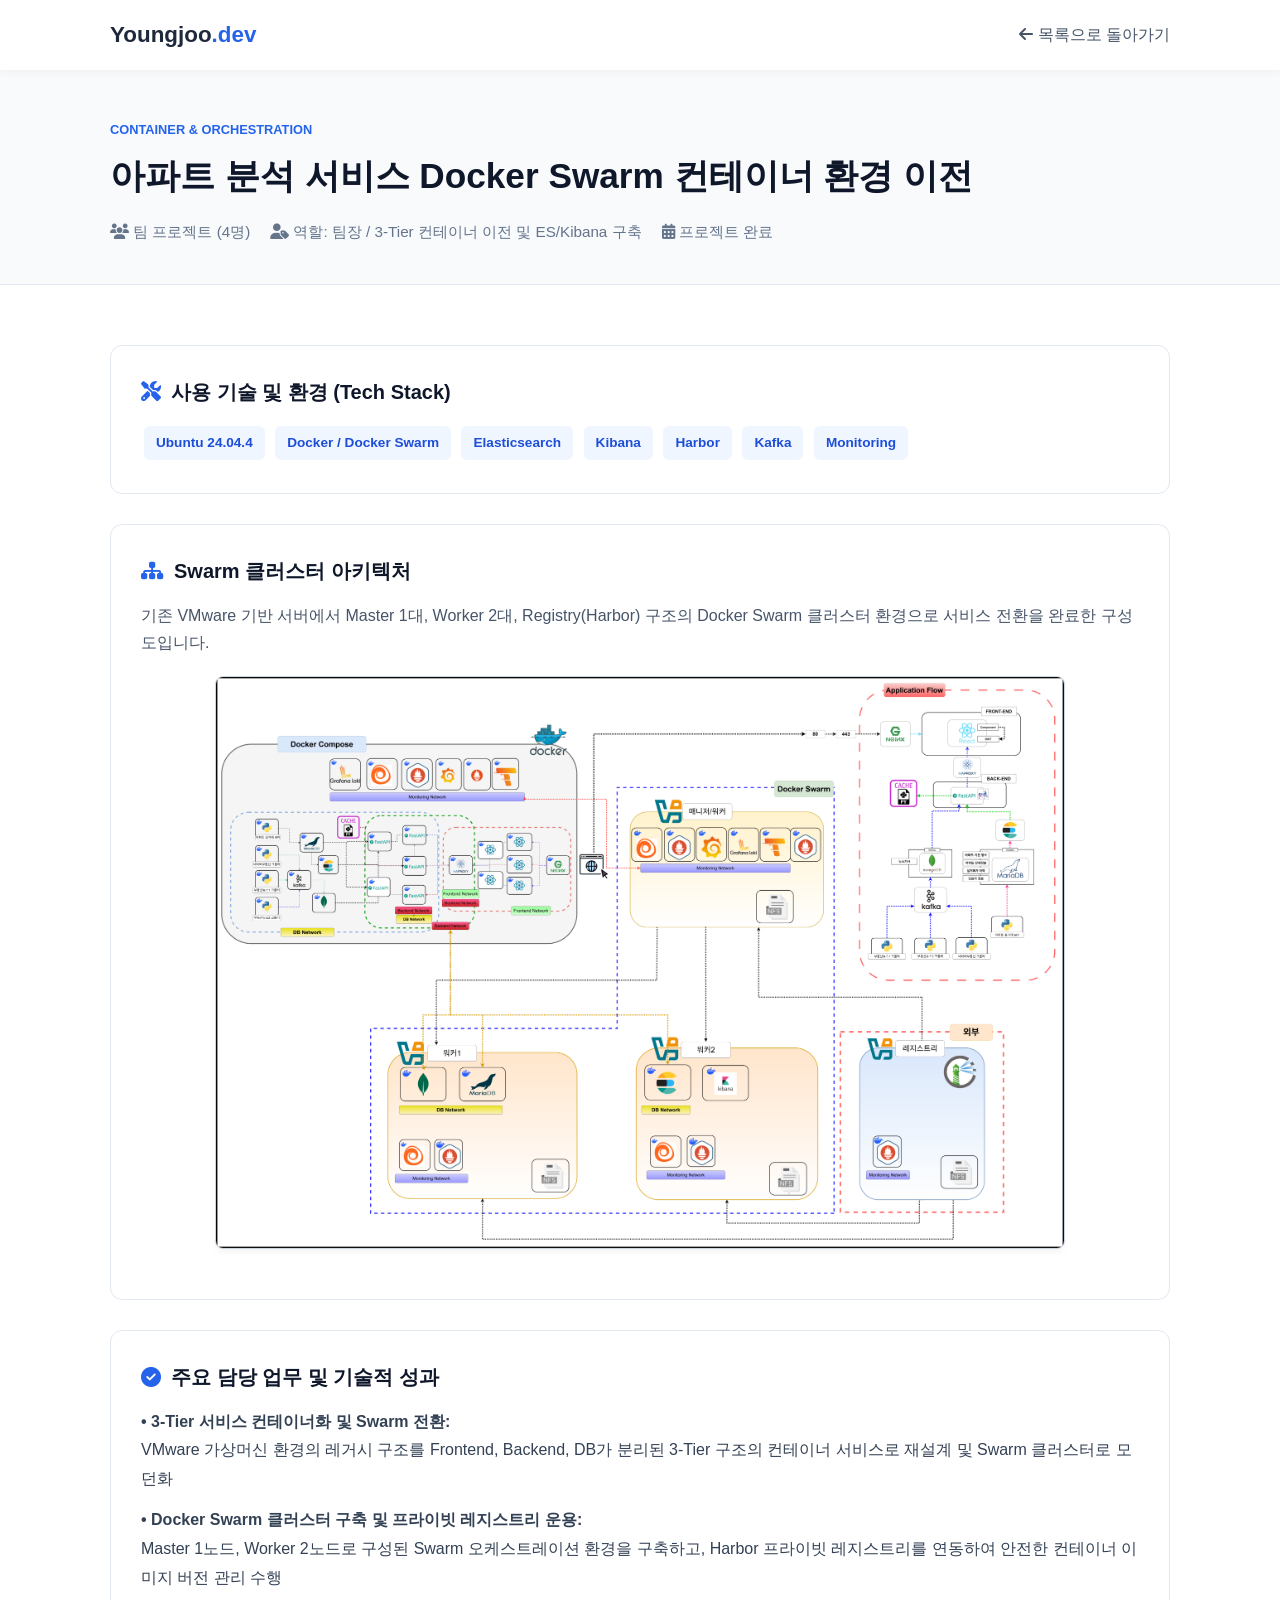
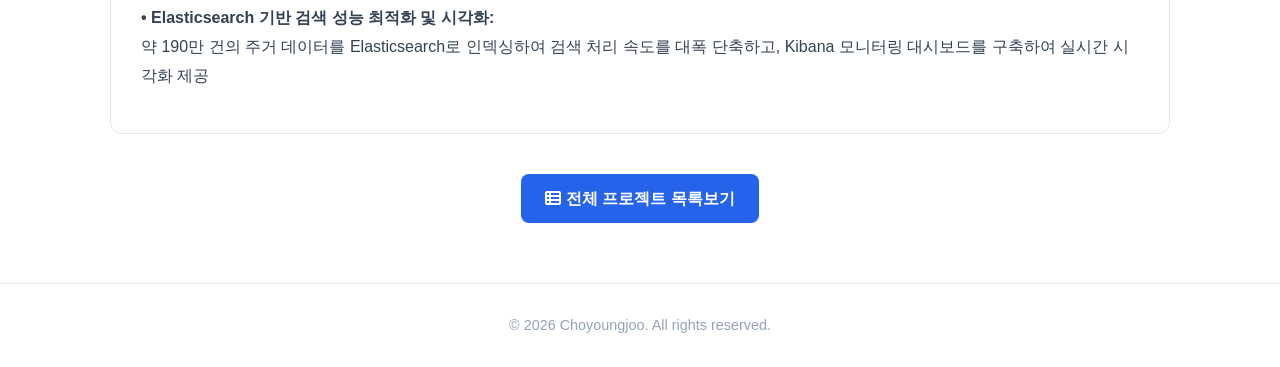
<file: projects/project4.html>
<!DOCTYPE html>
<html lang="ko">
<head>
  <meta charset="UTF-8" />
  <meta name="viewport" content="width=device-width, initial-scale=1.0" />
  <title>Docker Swarm 환경 서비스 이전 - 프로젝트 상세</title>
  <link rel="stylesheet" href="../style.css" />
  <link rel="stylesheet" href="https://cdnjs.cloudflare.com/ajax/libs/font-awesome/6.4.0/css/all.min.css" />
  <style>
    .detail-header {
      padding: 120px 0 40px;
      background: #f8fafc;
      border-bottom: 1px solid #e2e8f0;
    }
    .meta-info {
      display: flex;
      gap: 20px;
      flex-wrap: wrap;
      color: #64748b;
      margin-top: 15px;
      font-size: 0.95rem;
    }
    .detail-body {
      padding: 60px 0;
    }
    .content-block {
      background: #fff;
      border: 1px solid #e2e8f0;
      border-radius: 12px;
      padding: 30px;
      margin-bottom: 30px;
    }
    .content-block h3 {
      font-size: 1.25rem;
      color: #0f172a;
      margin-bottom: 15px;
      display: flex;
      align-items: center;
      gap: 10px;
    }
    .content-block h3 i {
      color: #2563eb;
    }
    .diagram-img {
      width: 100%;
      max-width: 850px;
      height: auto;
      border-radius: 8px;
      border: 1px solid #cbd5e1;
      display: block;
      margin: 20px auto;
      box-shadow: 0 4px 6px -1px rgba(0,0,0,0.05);
    }
    .tech-badge {
      display: inline-block;
      background-color: #eff6ff;
      color: #1d4ed8;
      padding: 6px 12px;
      border-radius: 6px;
      font-size: 0.85rem;
      font-weight: 600;
      margin: 3px;
    }
  </style>
</head>
<body>

  <!-- 헤더 -->
  <header class="header">
    <div class="container nav-container">
      <a href="../index.html" class="logo">Youngjoo<span>.dev</span></a>
      <nav class="nav">
        <ul>
          <li><a href="../index.html#projects"><i class="fas fa-arrow-left"></i> 목록으로 돌아가기</a></li>
        </ul>
      </nav>
    </div>
  </header>

  <!-- 상세 타이틀 섹션 -->
  <section class="detail-header">
    <div class="container">
      <span class="project-tag">Container & Orchestration</span>
      <h1 style="font-size: 2.2rem; color: #0f172a; margin-top: 5px;">아파트 분석 서비스 Docker Swarm 컨테이너 환경 이전</h1>
      <div class="meta-info">
        <span><i class="fas fa-users"></i> 팀 프로젝트 (4명)</span>
        <span><i class="fas fa-user-tag"></i> 역할: 팀장 / 3-Tier 컨테이너 이전 및 ES/Kibana 구축</span>
        <span><i class="fas fa-calendar-alt"></i> 프로젝트 완료</span>
      </div>
    </div>
  </section>

  <!-- 본문 내용 -->
  <section class="detail-body">
    <div class="container">

      <!-- 기술 스택 -->
      <div class="content-block">
        <h3><i class="fas fa-tools"></i> 사용 기술 및 환경 (Tech Stack)</h3>
        <div>
          <span class="tech-badge">Ubuntu 24.04.4</span>
          <span class="tech-badge">Docker / Docker Swarm</span>
          <span class="tech-badge">Elasticsearch</span>
          <span class="tech-badge">Kibana</span>
          <span class="tech-badge">Harbor</span>
          <span class="tech-badge">Kafka</span>
          <span class="tech-badge">Monitoring</span>
        </div>
      </div>

      <!-- 시스템 아키텍처 다이어그램 -->
      <div class="content-block">
        <h3><i class="fas fa-sitemap"></i> Swarm 클러스터 아키텍처</h3>
        <p style="color: #475569; line-height: 1.7;">
          기존 VMware 기반 서버에서 Master 1대, Worker 2대, Registry(Harbor) 구조의 Docker Swarm 클러스터 환경으로 서비스 전환을 완료한 구성도입니다.
        </p>
        <img src="../images/docker_drowio.png" alt="Docker Swarm 아키텍처 다이어그램" class="diagram-img">
      </div>

      <!-- 주요 담당 업무 및 기술적 성과 -->
      <div class="content-block">
        <h3><i class="fas fa-check-circle"></i> 주요 담당 업무 및 기술적 성과</h3>
        <ul style="list-style: none; padding-left: 0; line-height: 1.8; color: #334155;">
          <li style="margin-bottom: 12px;">
            <strong>• 3-Tier 서비스 컨테이너화 및 Swarm 전환:</strong><br>
            VMware 가상머신 환경의 레거시 구조를 Frontend, Backend, DB가 분리된 3-Tier 구조의 컨테이너 서비스로 재설계 및 Swarm 클러스터로 모던화
          </li>
          <li style="margin-bottom: 12px;">
            <strong>• Docker Swarm 클러스터 구축 및 프라이빗 레지스트리 운용:</strong><br>
            Master 1노드, Worker 2노드로 구성된 Swarm 오케스트레이션 환경을 구축하고, Harbor 프라이빗 레지스트리를 연동하여 안전한 컨테이너 이미지 버전 관리 수행
          </li>
          <li style="margin-bottom: 12px;">
            <strong>• Elasticsearch 기반 검색 성능 최적화 및 시각화:</strong><br>
            약 190만 건의 주거 데이터를 Elasticsearch로 인덱싱하여 검색 처리 속도를 대폭 단축하고, Kibana 모니터링 대시보드를 구축하여 실시간 시각화 제공
          </li>
        </ul>
      </div>

      <!-- 하단 뒤로가기 버튼 -->
      <div style="text-align: center; margin-top: 40px;">
        <a href="../index.html#projects" class="btn primary-btn"><i class="fas fa-th-list"></i> 전체 프로젝트 목록보기</a>
      </div>

    </div>
  </section>

  <!-- 푸터 -->
  <footer class="footer">
    <div class="container text-center">
      <p>&copy; 2026 Choyoungjoo. All rights reserved.</p>
    </div>
  </footer>

</body>
</html>
</file>
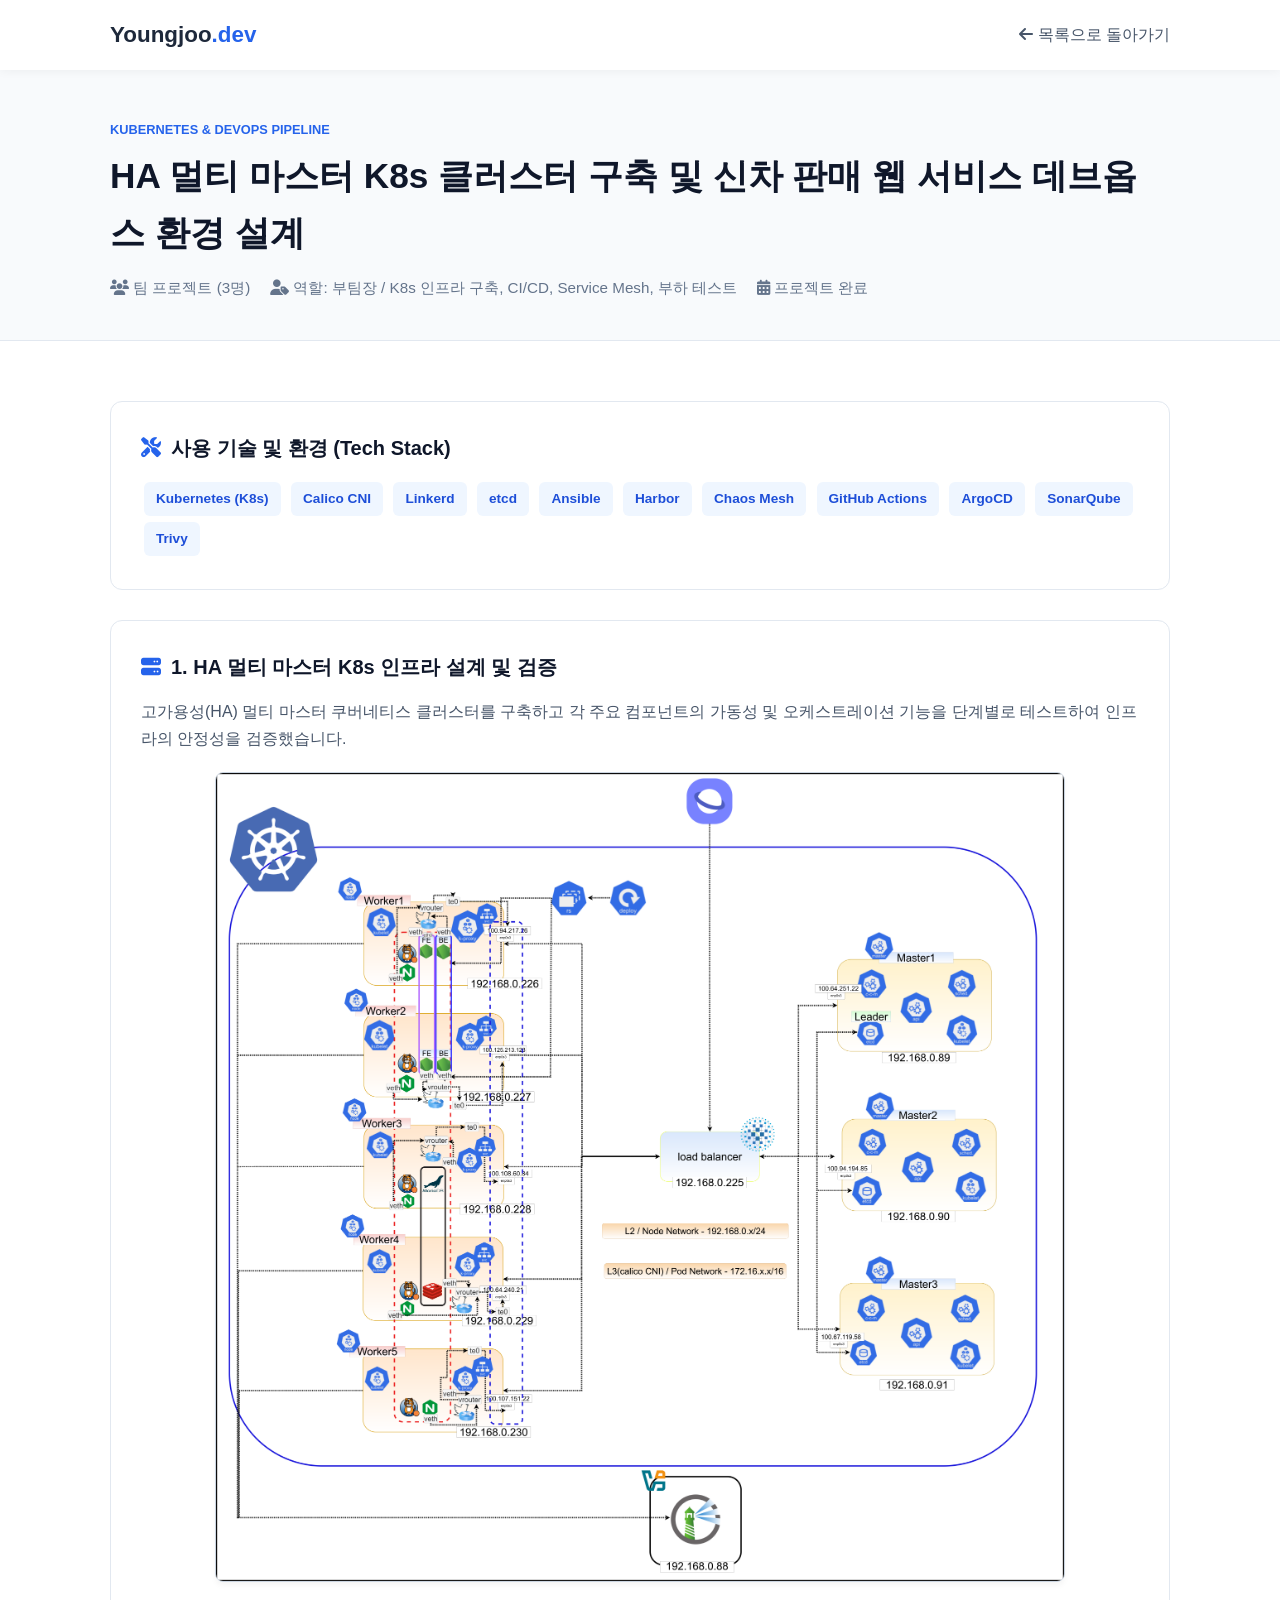
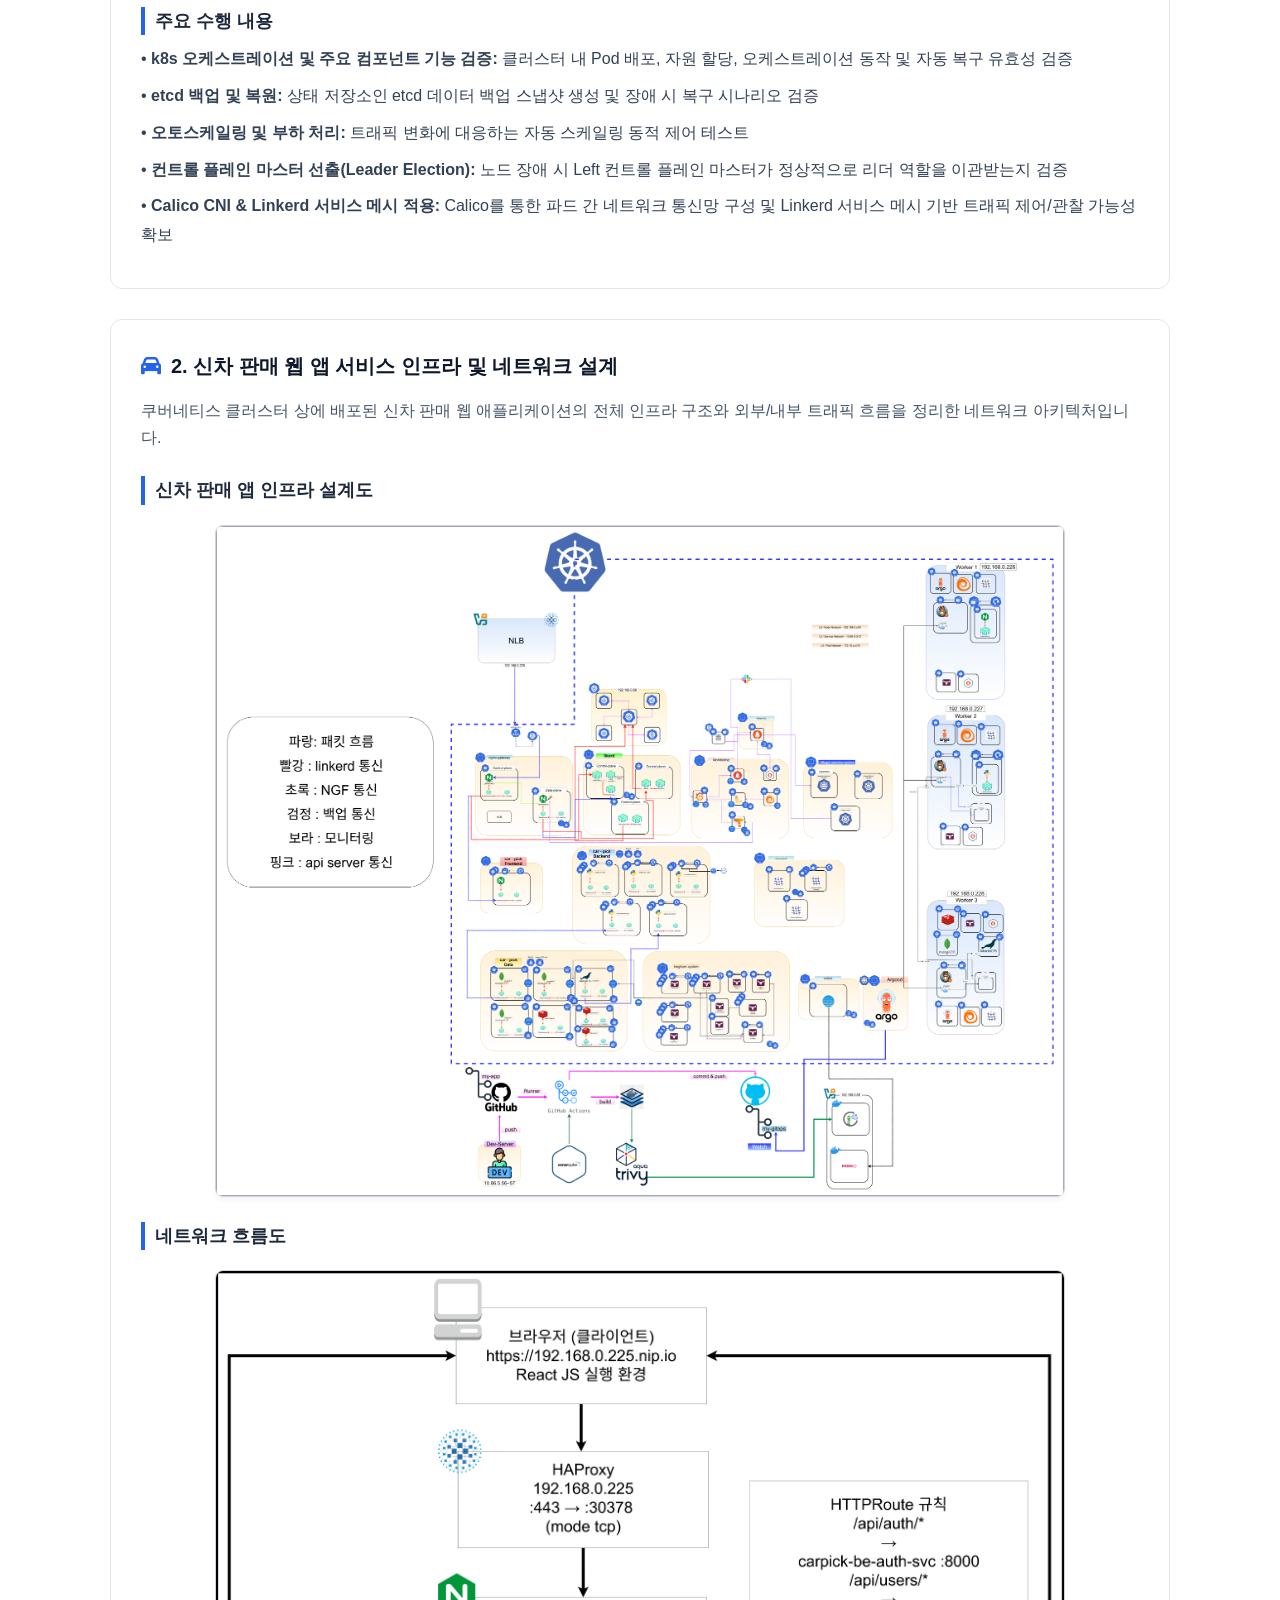
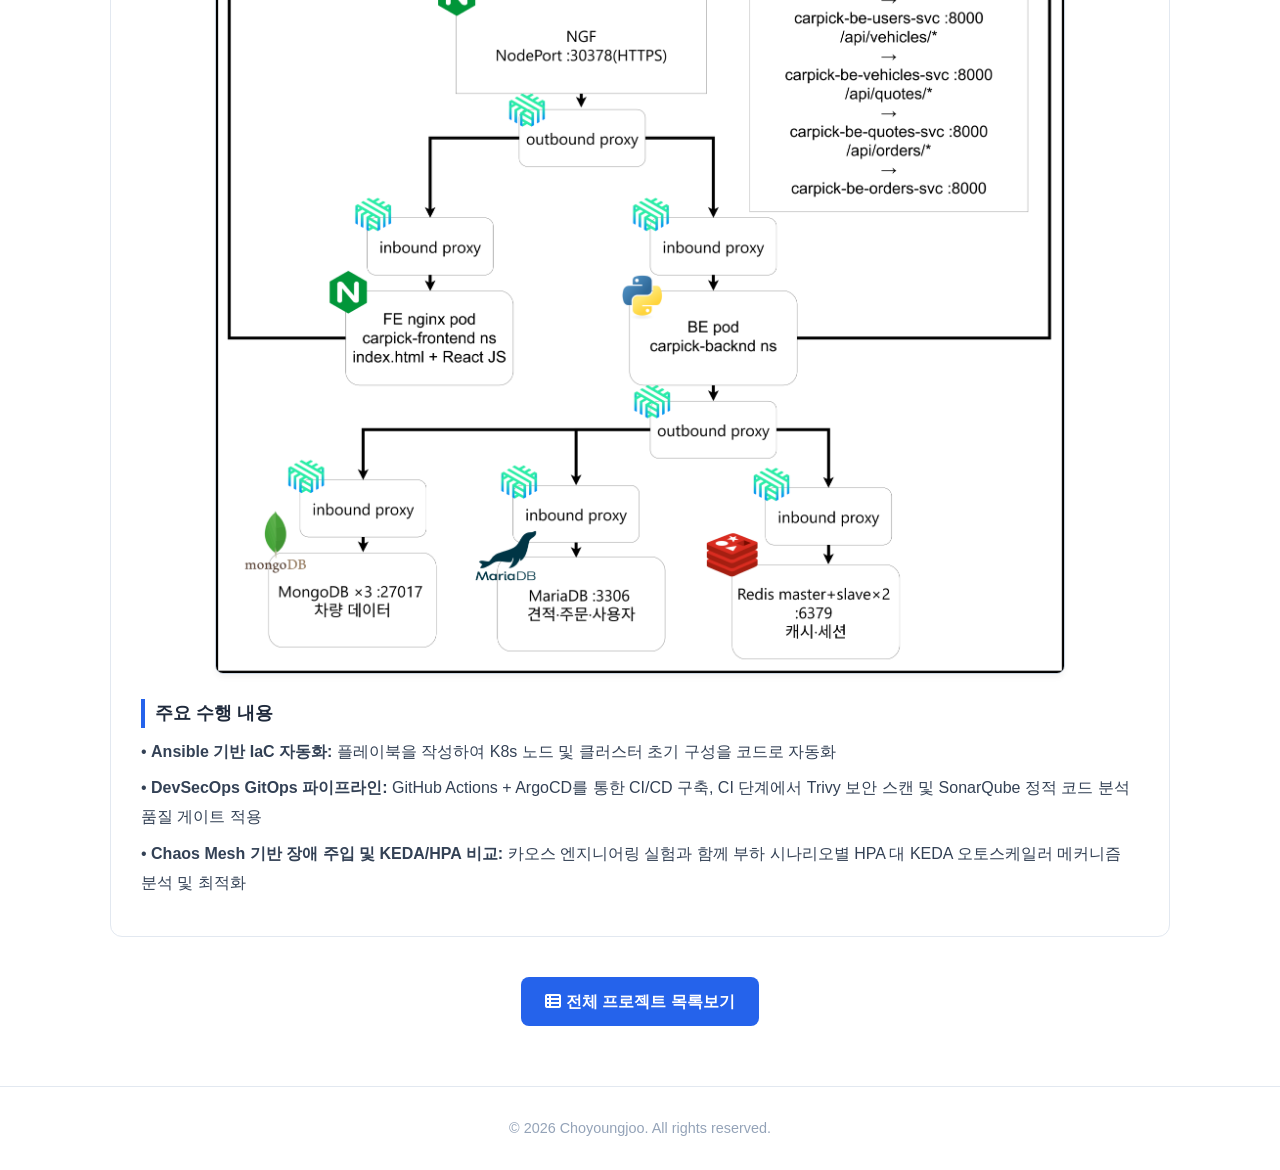
<file: projects/project5.html>
<!DOCTYPE html>
<html lang="ko">
<head>
  <meta charset="UTF-8" />
  <meta name="viewport" content="width=device-width, initial-scale=1.0" />
  <title>HA 멀티 마스터 K8s & 신차 판매 웹 - 프로젝트 상세</title>
  <link rel="stylesheet" href="../style.css" />
  <link rel="stylesheet" href="https://cdnjs.cloudflare.com/ajax/libs/font-awesome/6.4.0/css/all.min.css" />
  <style>
    .detail-header {
      padding: 120px 0 40px;
      background: #f8fafc;
      border-bottom: 1px solid #e2e8f0;
    }
    .meta-info {
      display: flex;
      gap: 20px;
      flex-wrap: wrap;
      color: #64748b;
      margin-top: 15px;
      font-size: 0.95rem;
    }
    .detail-body {
      padding: 60px 0;
    }
    .content-block {
      background: #fff;
      border: 1px solid #e2e8f0;
      border-radius: 12px;
      padding: 30px;
      margin-bottom: 30px;
    }
    .content-block h3 {
      font-size: 1.25rem;
      color: #0f172a;
      margin-bottom: 15px;
      display: flex;
      align-items: center;
      gap: 10px;
    }
    .content-block h3 i {
      color: #2563eb;
    }
    .sub-title {
      font-size: 1.1rem;
      font-weight: 700;
      color: #1e293b;
      margin-top: 25px;
      margin-bottom: 10px;
      border-left: 4px solid #2563eb;
      padding-left: 10px;
    }
    .diagram-img {
      width: 100%;
      max-width: 850px;
      height: auto;
      border-radius: 8px;
      border: 1px solid #cbd5e1;
      display: block;
      margin: 20px auto;
      box-shadow: 0 4px 6px -1px rgba(0,0,0,0.05);
    }
    .tech-badge {
      display: inline-block;
      background-color: #eff6ff;
      color: #1d4ed8;
      padding: 6px 12px;
      border-radius: 6px;
      font-size: 0.85rem;
      font-weight: 600;
      margin: 3px;
    }
  </style>
</head>
<body>

  <!-- 헤더 -->
  <header class="header">
    <div class="container nav-container">
      <a href="../index.html" class="logo">Youngjoo<span>.dev</span></a>
      <nav class="nav">
        <ul>
          <li><a href="../index.html#projects"><i class="fas fa-arrow-left"></i> 목록으로 돌아가기</a></li>
        </ul>
      </nav>
    </div>
  </header>

  <!-- 상세 타이틀 섹션 -->
  <section class="detail-header">
    <div class="container">
      <span class="project-tag">Kubernetes & DevOps Pipeline</span>
      <h1 style="font-size: 2.2rem; color: #0f172a; margin-top: 5px;">HA 멀티 마스터 K8s 클러스터 구축 및 신차 판매 웹 서비스 데브옵스 환경 설계</h1>
      <div class="meta-info">
        <span><i class="fas fa-users"></i> 팀 프로젝트 (3명)</span>
        <span><i class="fas fa-user-tag"></i> 역할: 부팀장 / K8s 인프라 구축, CI/CD, Service Mesh, 부하 테스트</span>
        <span><i class="fas fa-calendar-alt"></i> 프로젝트 완료</span>
      </div>
    </div>
  </section>

  <!-- 본문 내용 -->
  <section class="detail-body">
    <div class="container">

      <!-- 기술 스택 -->
      <div class="content-block">
        <h3><i class="fas fa-tools"></i> 사용 기술 및 환경 (Tech Stack)</h3>
        <div>
          <span class="tech-badge">Kubernetes (K8s)</span>
          <span class="tech-badge">Calico CNI</span>
          <span class="tech-badge">Linkerd</span>
          <span class="tech-badge">etcd</span>
          <span class="tech-badge">Ansible</span>
          <span class="tech-badge">Harbor</span>
          <span class="tech-badge">Chaos Mesh</span>
          <span class="tech-badge">GitHub Actions</span>
          <span class="tech-badge">ArgoCD</span>
          <span class="tech-badge">SonarQube</span>
          <span class="tech-badge">Trivy</span>
        </div>
      </div>

      <!-- Part 1: HA 멀티 마스터 K8s 인프라 검증 -->
      <div class="content-block">
        <h3><i class="fas fa-server"></i> 1. HA 멀티 마스터 K8s 인프라 설계 및 검증</h3>
        <p style="color: #475569; line-height: 1.7;">
          고가용성(HA) 멀티 마스터 쿠버네티스 클러스터를 구축하고 각 주요 컴포넌트의 가동성 및 오케스트레이션 기능을 단계별로 테스트하여 인프라의 안정성을 검증했습니다.
        </p>

        <!-- HA K8s 인프라 설계도 -->
        <img src="../images/multi_k8s_drowio.png" alt="HA 멀티 마스터 K8s 인프라 설계도" class="diagram-img">

        <div class="sub-title">주요 수행 내용</div>
        <ul style="list-style: none; padding-left: 0; line-height: 1.8; color: #334155;">
          <li style="margin-bottom: 8px;">• <strong>k8s 오케스트레이션 및 주요 컴포넌트 기능 검증:</strong> 클러스터 내 Pod 배포, 자원 할당, 오케스트레이션 동작 및 자동 복구 유효성 검증</li>
          <li style="margin-bottom: 8px;">• <strong>etcd 백업 및 복원:</strong> 상태 저장소인 etcd 데이터 백업 스냅샷 생성 및 장애 시 복구 시나리오 검증</li>
          <li style="margin-bottom: 8px;">• <strong>오토스케일링 및 부하 처리:</strong> 트래픽 변화에 대응하는 자동 스케일링 동적 제어 테스트</li>
          <li style="margin-bottom: 8px;">• <strong>컨트롤 플레인 마스터 선출(Leader Election):</strong> 노드 장애 시 Left 컨트롤 플레인 마스터가 정상적으로 리더 역할을 이관받는지 검증</li>
          <li style="margin-bottom: 8px;">• <strong>Calico CNI & Linkerd 서비스 메시 적용:</strong> Calico를 통한 파드 간 네트워크 통신망 구성 및 Linkerd 서비스 메시 기반 트래픽 제어/관찰 가능성 확보</li>
        </ul>
      </div>

      <!-- Part 2: 신차 판매 웹 앱 서비스 -->
      <div class="content-block">
        <h3><i class="fas fa-car"></i> 2. 신차 판매 웹 앱 서비스 인프라 및 네트워크 설계</h3>
        <p style="color: #475569; line-height: 1.7;">
          쿠버네티스 클러스터 상에 배포된 신차 판매 웹 애플리케이션의 전체 인프라 구조와 외부/내부 트래픽 흐름을 정리한 네트워크 아키텍처입니다.
        </p>

        <div class="sub-title">신차 판매 앱 인프라 설계도</div>
        <img src="../images/k8s_drowio.png" alt="신차 판매 앱 인프라 설계도" class="diagram-img">

        <div class="sub-title">네트워크 흐름도</div>
        <img src="../images/k8s_network.png" alt="신차 판매 앱 네트워크 흐름도" class="diagram-img">

        <div class="sub-title">주요 수행 내용</div>
        <ul style="list-style: none; padding-left: 0; line-height: 1.8; color: #334155;">
          <li style="margin-bottom: 8px;">• <strong>Ansible 기반 IaC 자동화:</strong> 플레이북을 작성하여 K8s 노드 및 클러스터 초기 구성을 코드로 자동화</li>
          <li style="margin-bottom: 8px;">• <strong>DevSecOps GitOps 파이프라인:</strong> GitHub Actions + ArgoCD를 통한 CI/CD 구축, CI 단계에서 Trivy 보안 스캔 및 SonarQube 정적 코드 분석 품질 게이트 적용</li>
          <li style="margin-bottom: 8px;">• <strong>Chaos Mesh 기반 장애 주입 및 KEDA/HPA 비교:</strong> 카오스 엔지니어링 실험과 함께 부하 시나리오별 HPA 대 KEDA 오토스케일러 메커니즘 분석 및 최적화</li>
        </ul>
      </div>

      <!-- 하단 뒤로가기 버튼 -->
      <div style="text-align: center; margin-top: 40px;">
        <a href="../index.html#projects" class="btn primary-btn"><i class="fas fa-th-list"></i> 전체 프로젝트 목록보기</a>
      </div>

    </div>
  </section>

  <!-- 푸터 -->
  <footer class="footer">
    <div class="container text-center">
      <p>&copy; 2026 Choyoungjoo. All rights reserved.</p>
    </div>
  </footer>

</body>
</html>
</file>
<file: style.css>
/* 기본 스타일 초기화 */
* {
  margin: 0;
  padding: 0;
  box-sizing: border-box;
}

html {
  scroll-behavior: smooth;
  scroll-padding-top: 70px;
}

body {
  font-family: 'Pretendard', -apple-system, BlinkMacSystemFont, "Segoe UI", Roboto, sans-serif;
  line-height: 1.6;
  color: #333;
  background-color: #fff;
}

a {
  text-decoration: none;
  color: inherit;
}

ul {
  list-style: none;
}

.container {
  max-width: 1100px;
  margin: 0 auto;
  padding: 0 20px;
}

.section {
  padding: 80px 0;
}

.bg-light {
  background-color: #f8f9fa;
}

.text-center {
  text-align: center;
}

.section-title {
  font-size: 2rem;
  margin-bottom: 40px;
  position: relative;
  display: inline-block;
  text-align: center;
}

.section-title::after {
  content: '';
  position: absolute;
  bottom: -10px;
  left: 50%;
  transform: translateX(-50%);
  width: 100%;
  height: 3px;
  background-color: #2563eb;
}

/* 네비게이션 */
.header {
  position: fixed;
  top: 0;
  left: 0;
  width: 100%;
  background: rgba(255, 255, 255, 0.95);
  backdrop-filter: blur(5px);
  box-shadow: 0 1px 10px rgba(0,0,0,0.05);
  z-index: 1000;
}

.nav-container {
  display: flex;
  justify-content: space-between;
  align-items: center;
  height: 70px;
}

.logo {
  font-size: 1.4rem;
  font-weight: 700;
  color: #1e293b;
}

.logo span {
  color: #2563eb;
}

.nav ul {
  display: flex;
  gap: 20px;
}

.nav a {
  font-weight: 500;
  color: #475569;
  transition: color 0.2s;
}

.nav a:hover {
  color: #2563eb;
}

/* 히어로 섹션 */
.hero {
  min-height: 100vh;
  display: flex;
  align-items: center;
  justify-content: center;
  background: linear-gradient(135deg, #f0fdf4 0%, #e0f2fe 100%);
  text-align: center;
  padding-top: 70px;
  padding-bottom: 40px;
}

.hero-title {
  font-size: 2.8rem;
  margin-bottom: 20px;
  color: #0f172a;
}

.hero-title span {
  color: #2563eb;
}

.hero-subtitle {
  font-size: 1.2rem;
  color: #475569;
  margin-bottom: 30px;
}

.hero-buttons {
  display: flex;
  gap: 15px;
  justify-content: center;
}

.btn {
  display: inline-block;
  padding: 12px 24px;
  border-radius: 8px;
  font-weight: 600;
  transition: all 0.2s;
  cursor: pointer;
  border: none;
  text-align: center;
}

.primary-btn {
  background-color: #2563eb;
  color: #fff;
}

.primary-btn:hover {
  background-color: #1d4ed8;
}

.secondary-btn {
  background-color: #ffffff;
  color: #1e293b;
  border: 1px solid #cbd5e1;
}

.secondary-btn:hover {
  background-color: #f1f5f9;
}

/* About 섹션 */
.about-grid {
  display: grid;
  grid-template-columns: repeat(auto-fit, minmax(300px, 1fr));
  gap: 25px;
}

.about-card {
  padding: 30px;
  border: 1px solid #e2e8f0;
  border-radius: 12px;
  background-color: #fff;
}

.about-card h3 {
  margin-bottom: 15px;
  color: #1e293b;
}

.about-card i {
  color: #2563eb;
  margin-right: 8px;
}

/* 스킬셋 섹션 */
.skills-grid {
  display: grid;
  grid-template-columns: repeat(auto-fit, minmax(240px, 1fr));
  gap: 20px;
}

.skill-category {
  background-color: #fff;
  padding: 25px;
  border-radius: 12px;
  border: 1px solid #e2e8f0;
}

.skill-category h3 {
  font-size: 1.1rem;
  margin-bottom: 15px;
  color: #1e293b;
}

.skill-category i {
  color: #2563eb;
  margin-right: 8px;
}

.skill-tags {
  display: flex;
  flex-wrap: wrap;
  gap: 8px;
}

.skill-tags li {
  background-color: #f1f5f9;
  color: #334155;
  padding: 6px 12px;
  border-radius: 20px;
  font-size: 0.85rem;
  font-weight: 500;
}

/* 프로젝트 섹션 */
.projects-grid {
  display: grid;
  grid-template-columns: repeat(auto-fit, minmax(320px, 1fr));
  gap: 25px;
}

.project-card {
  background: #fff;
  border: 1px solid #e2e8f0;
  border-radius: 12px;
  overflow: hidden;
  transition: transform 0.2s, box-shadow 0.2s;
}

.project-card:hover {
  transform: translateY(-5px);
  box-shadow: 0 10px 20px rgba(0,0,0,0.08);
}

.project-info {
  padding: 25px;
}

.project-tag {
  font-size: 0.8rem;
  font-weight: 700;
  color: #2563eb;
  text-transform: uppercase;
  margin-bottom: 8px;
  display: block;
}

.project-info h3 {
  margin-bottom: 12px;
  color: #0f172a;
}

.project-info p {
  color: #64748b;
  font-size: 0.95rem;
  margin-bottom: 20px;
}

.tech-stack {
  display: flex;
  flex-wrap: wrap;
  gap: 6px;
}

.tech-stack span {
  background-color: #eff6ff;
  color: #1d4ed8;
  padding: 4px 8px;
  border-radius: 4px;
  font-size: 0.75rem;
  font-weight: 600;
}

/* Contact & Footer */
.contact-links {
  margin-top: 25px;
}

.contact-item {
  display: inline-flex;
  align-items: center;
  gap: 10px;
  padding: 12px 24px;
  background-color: #0f172a;
  color: #fff;
  border-radius: 8px;
  font-weight: 500;
  transition: background-color 0.2s;
}

.contact-item:hover {
  background-color: #1e293b;
}

.footer {
  padding: 30px 0;
  border-top: 1px solid #e2e8f0;
  color: #94a3b8;
  font-size: 0.9rem;
}

/* 프로필 카드 및 증명사진 스타일 */
.profile-img {
  width: 130px !important;
  height: 160px !important;
  object-fit: cover !important;
  border-radius: 8px;
  border: 1px solid #cbd5e1;
  box-shadow: 0 4px 6px -1px rgba(0, 0, 0, 0.1);
  margin-bottom: 15px;
  display: block;
}

.about-card-profile {
  display: flex;
  flex-direction: column;
  align-items: flex-start;
}

.profile-content-wrapper {
  display: flex;
  gap: 20px;
  align-items: center;
  margin-top: 15px;
}

/* 반응형 미디어 쿼리 */
@media (max-width: 768px) {
  .section {
    padding: 50px 0;
  }

  .hero-title {
    font-size: 2.1rem;
  }

  .hero-subtitle {
    font-size: 1rem;
  }

  .hero-buttons {
    flex-direction: column;
    align-items: center;
  }

  .btn {
    width: 100%;
    max-width: 280px;
  }

  .nav ul {
    gap: 12px;
  }

  .nav a {
    font-size: 0.9rem;
  }

  .projects-grid {
    grid-template-columns: 1fr;
  }
}

@media (max-width: 600px) {
  .profile-content-wrapper {
    flex-direction: column;
    align-items: flex-start;
  }
}
</file>
